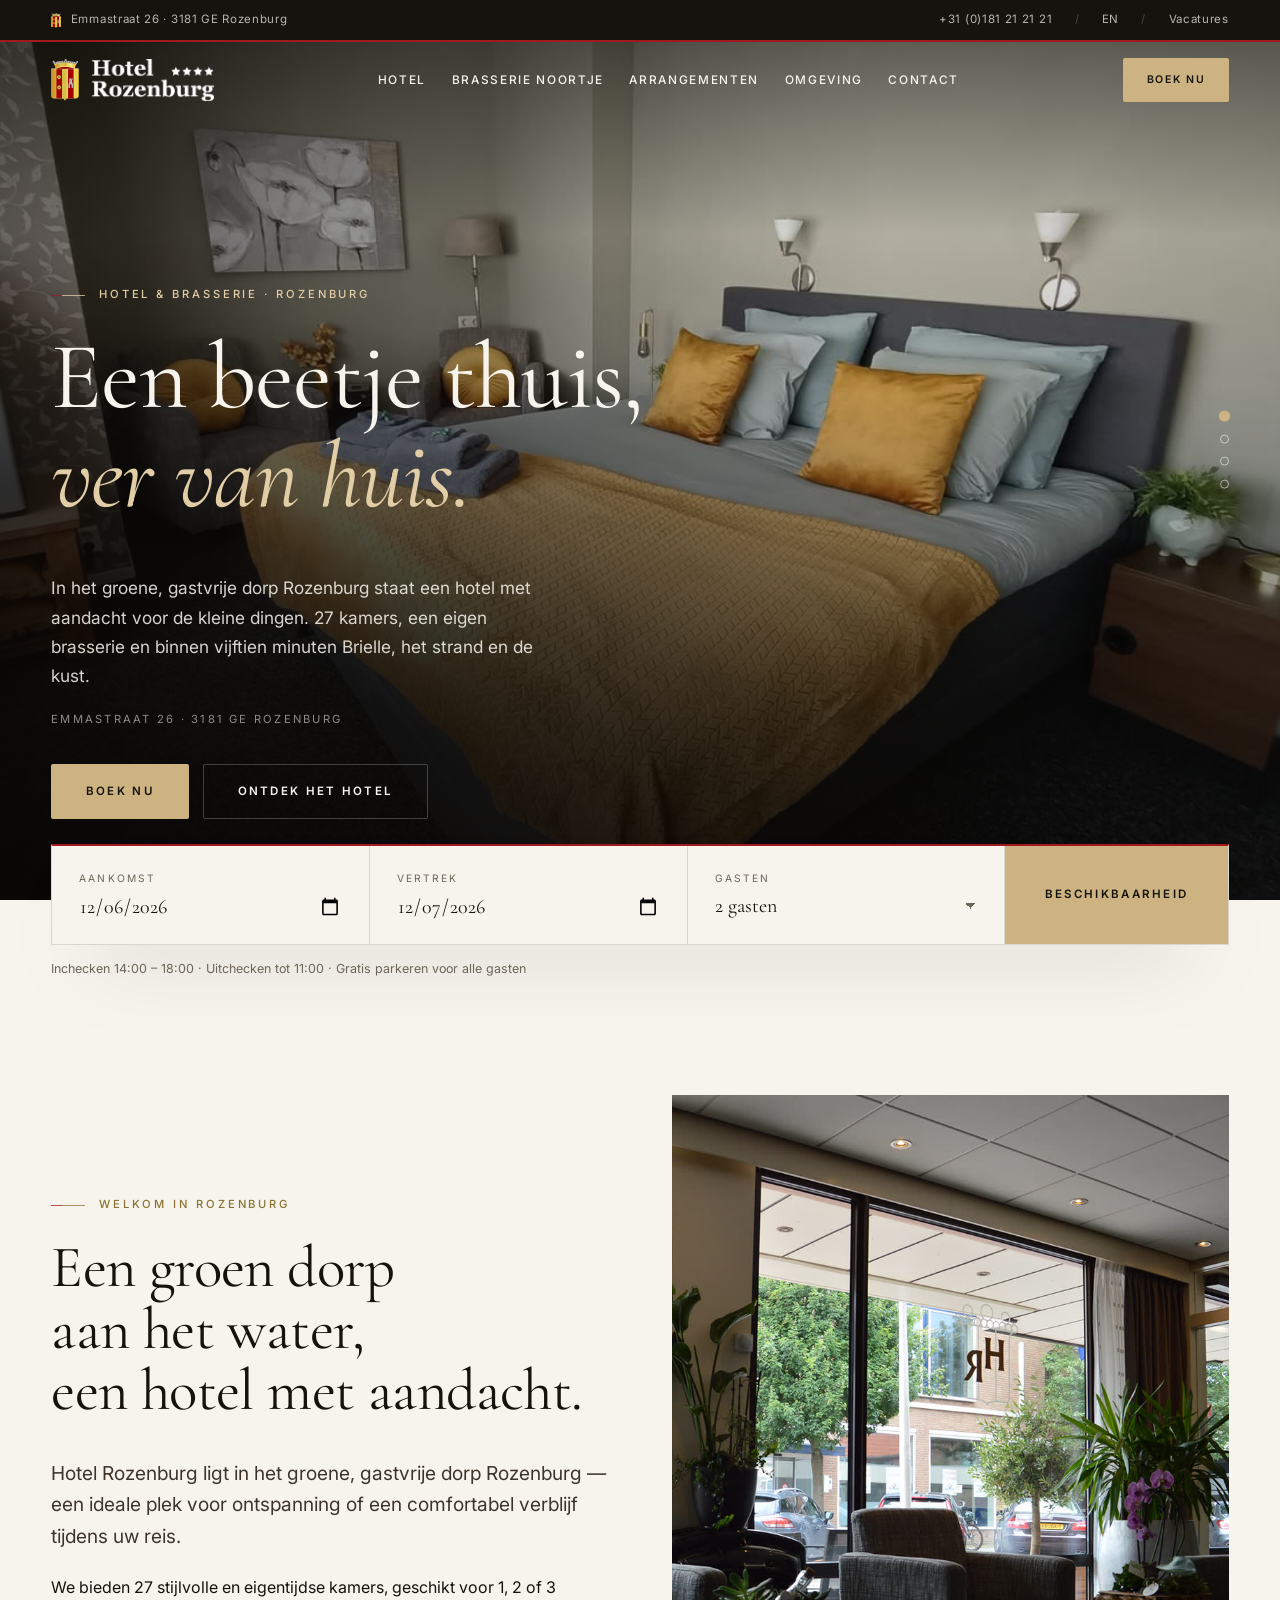
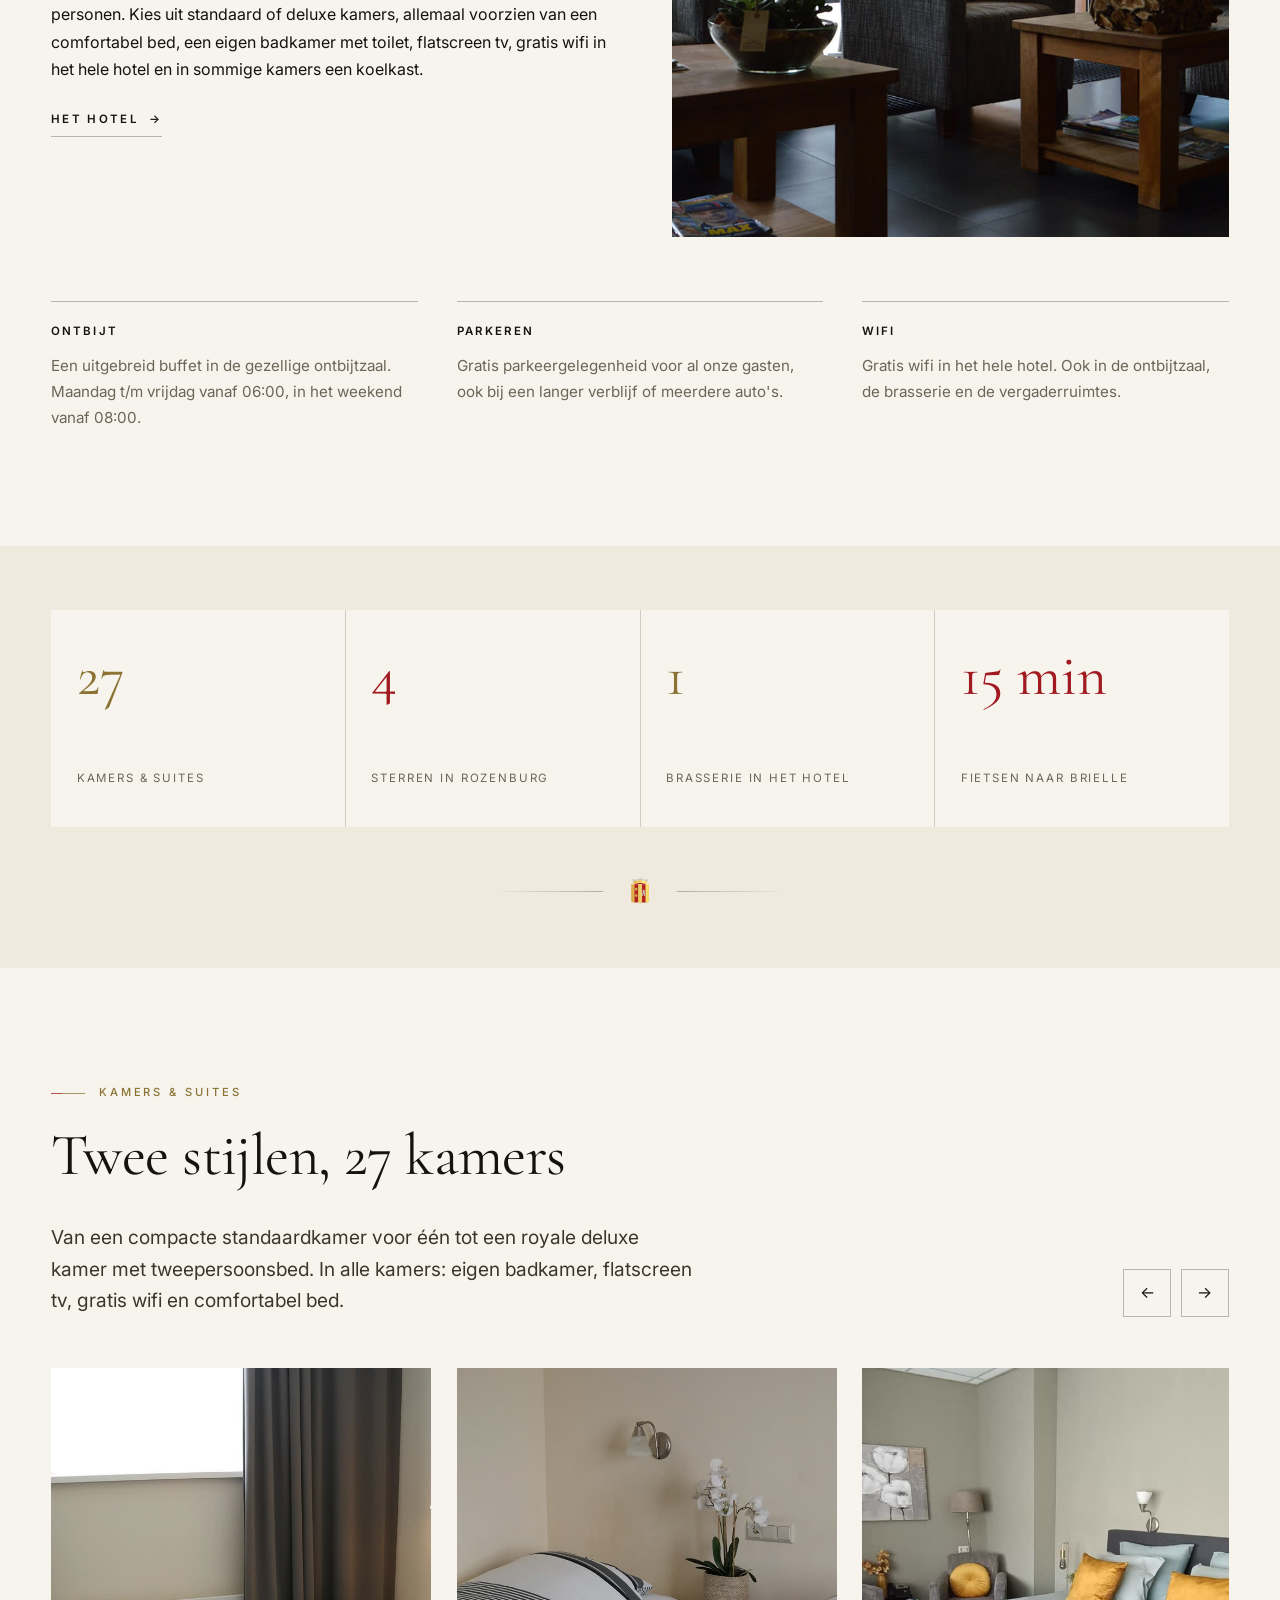
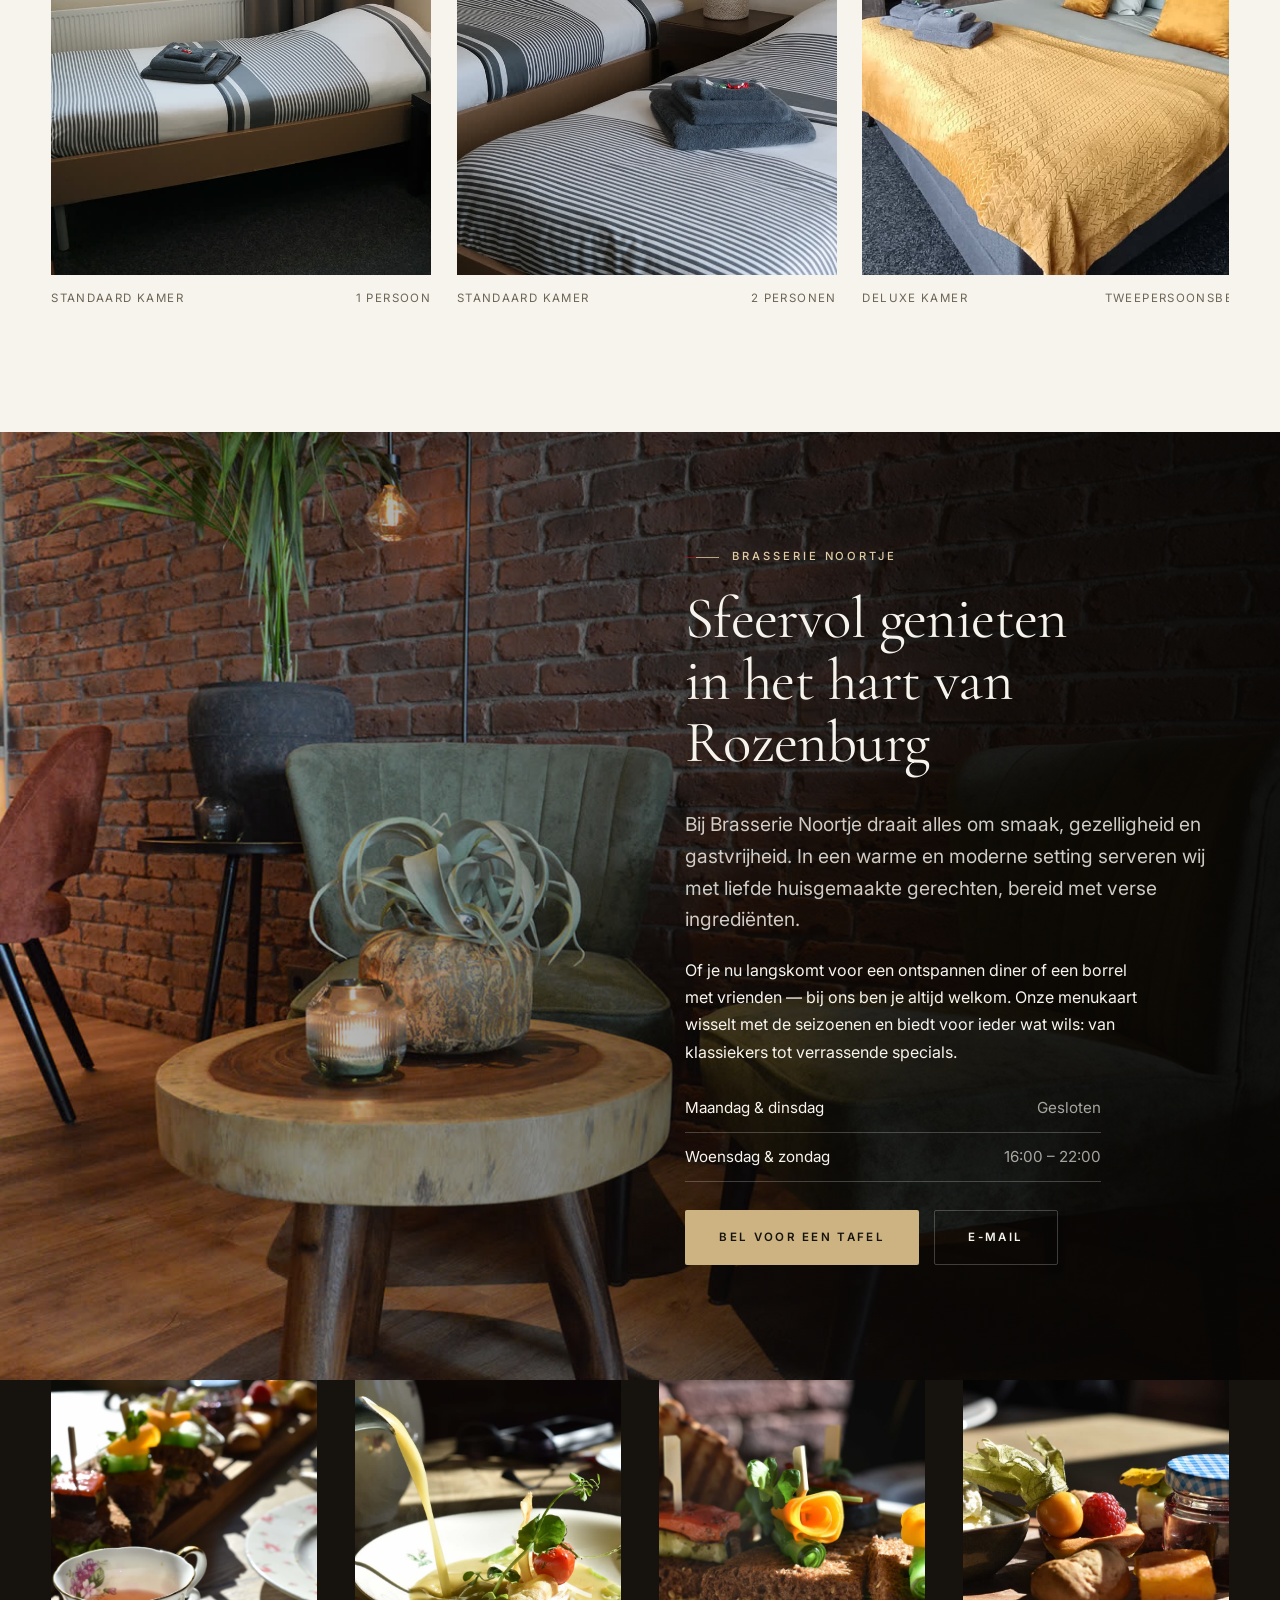
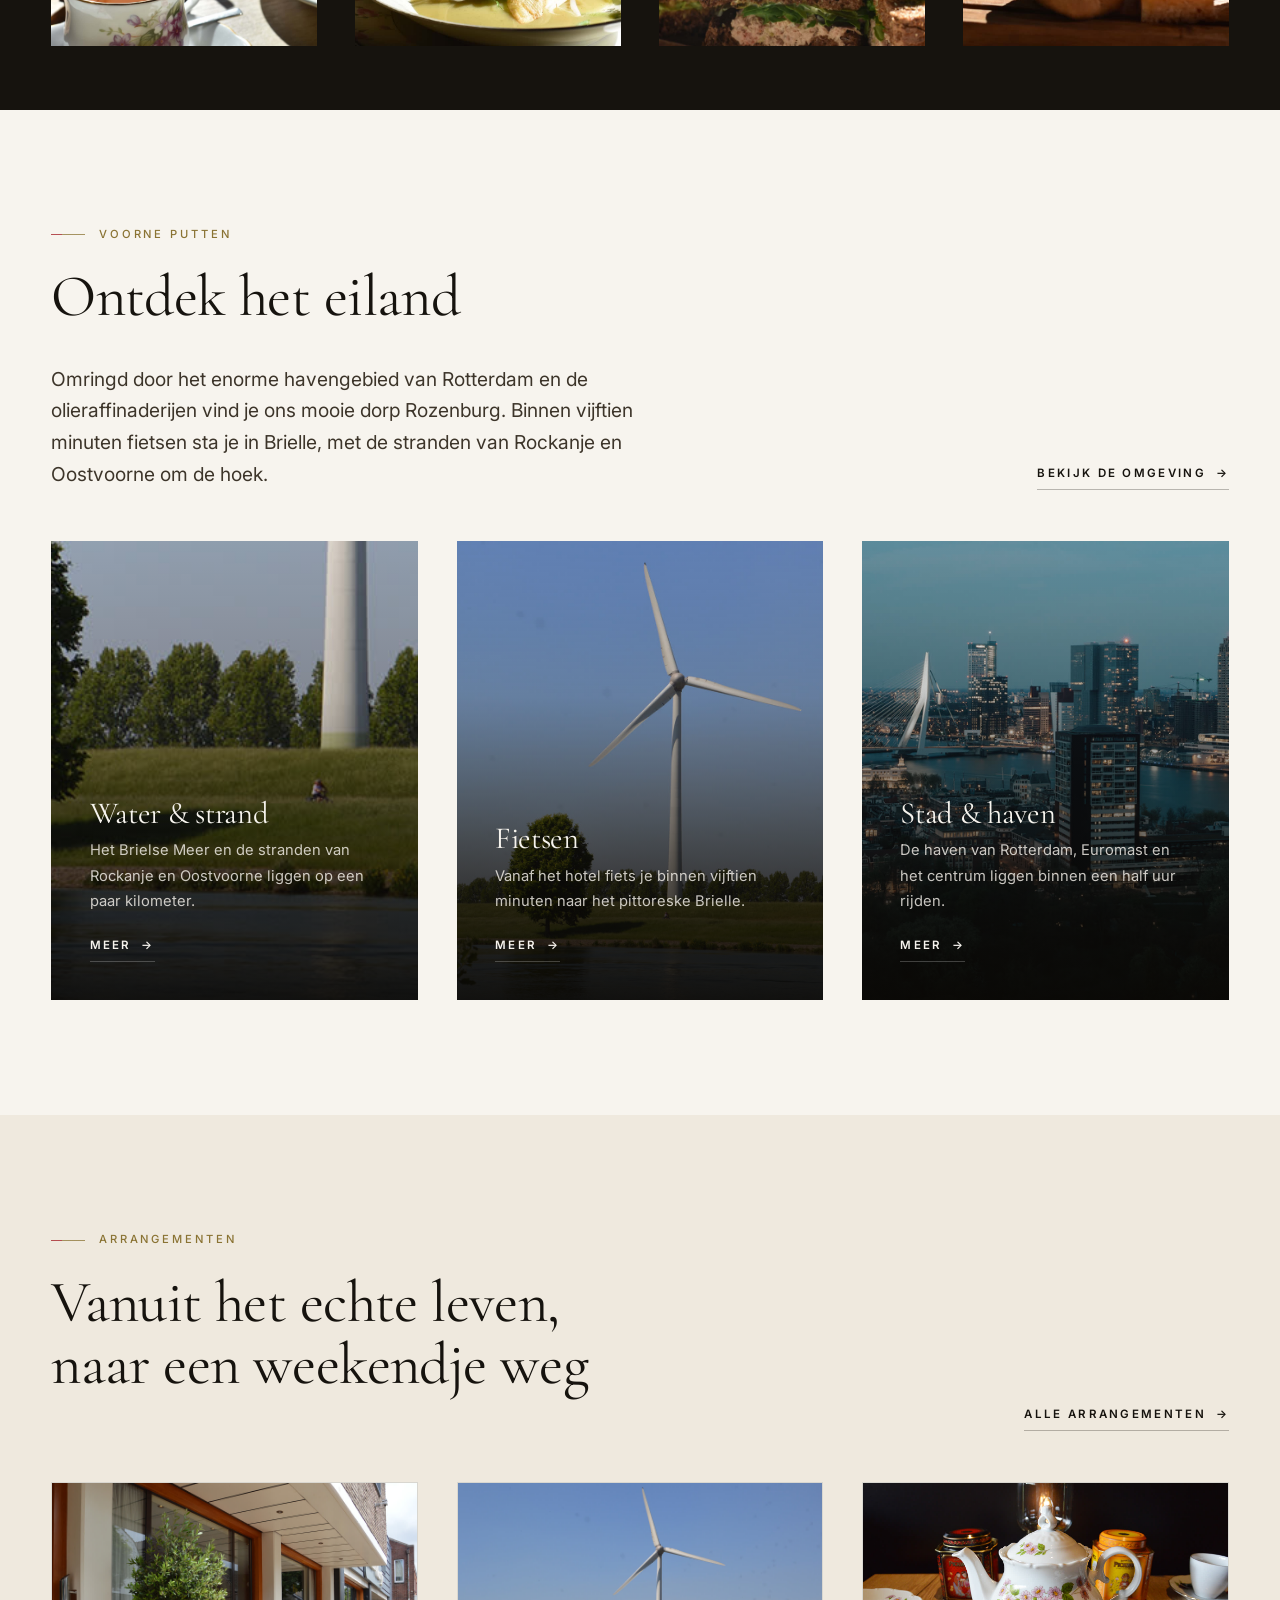
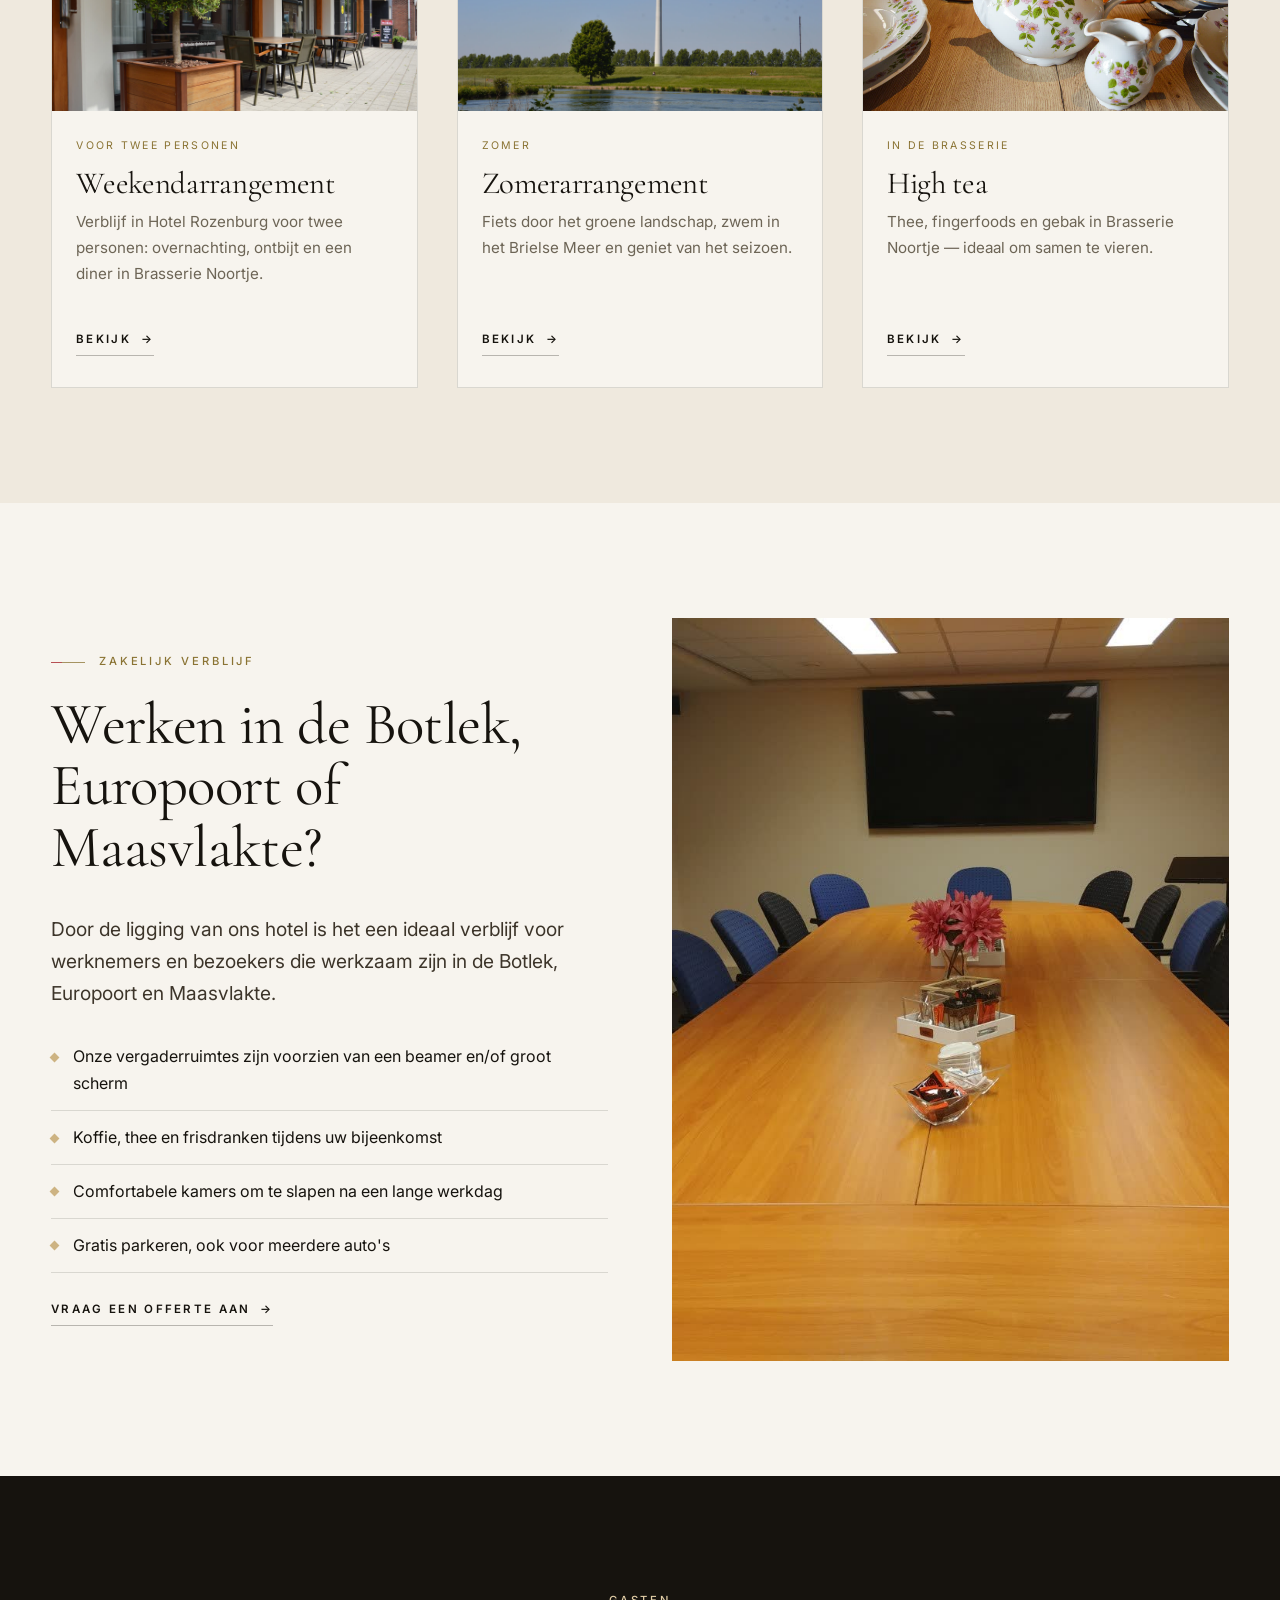
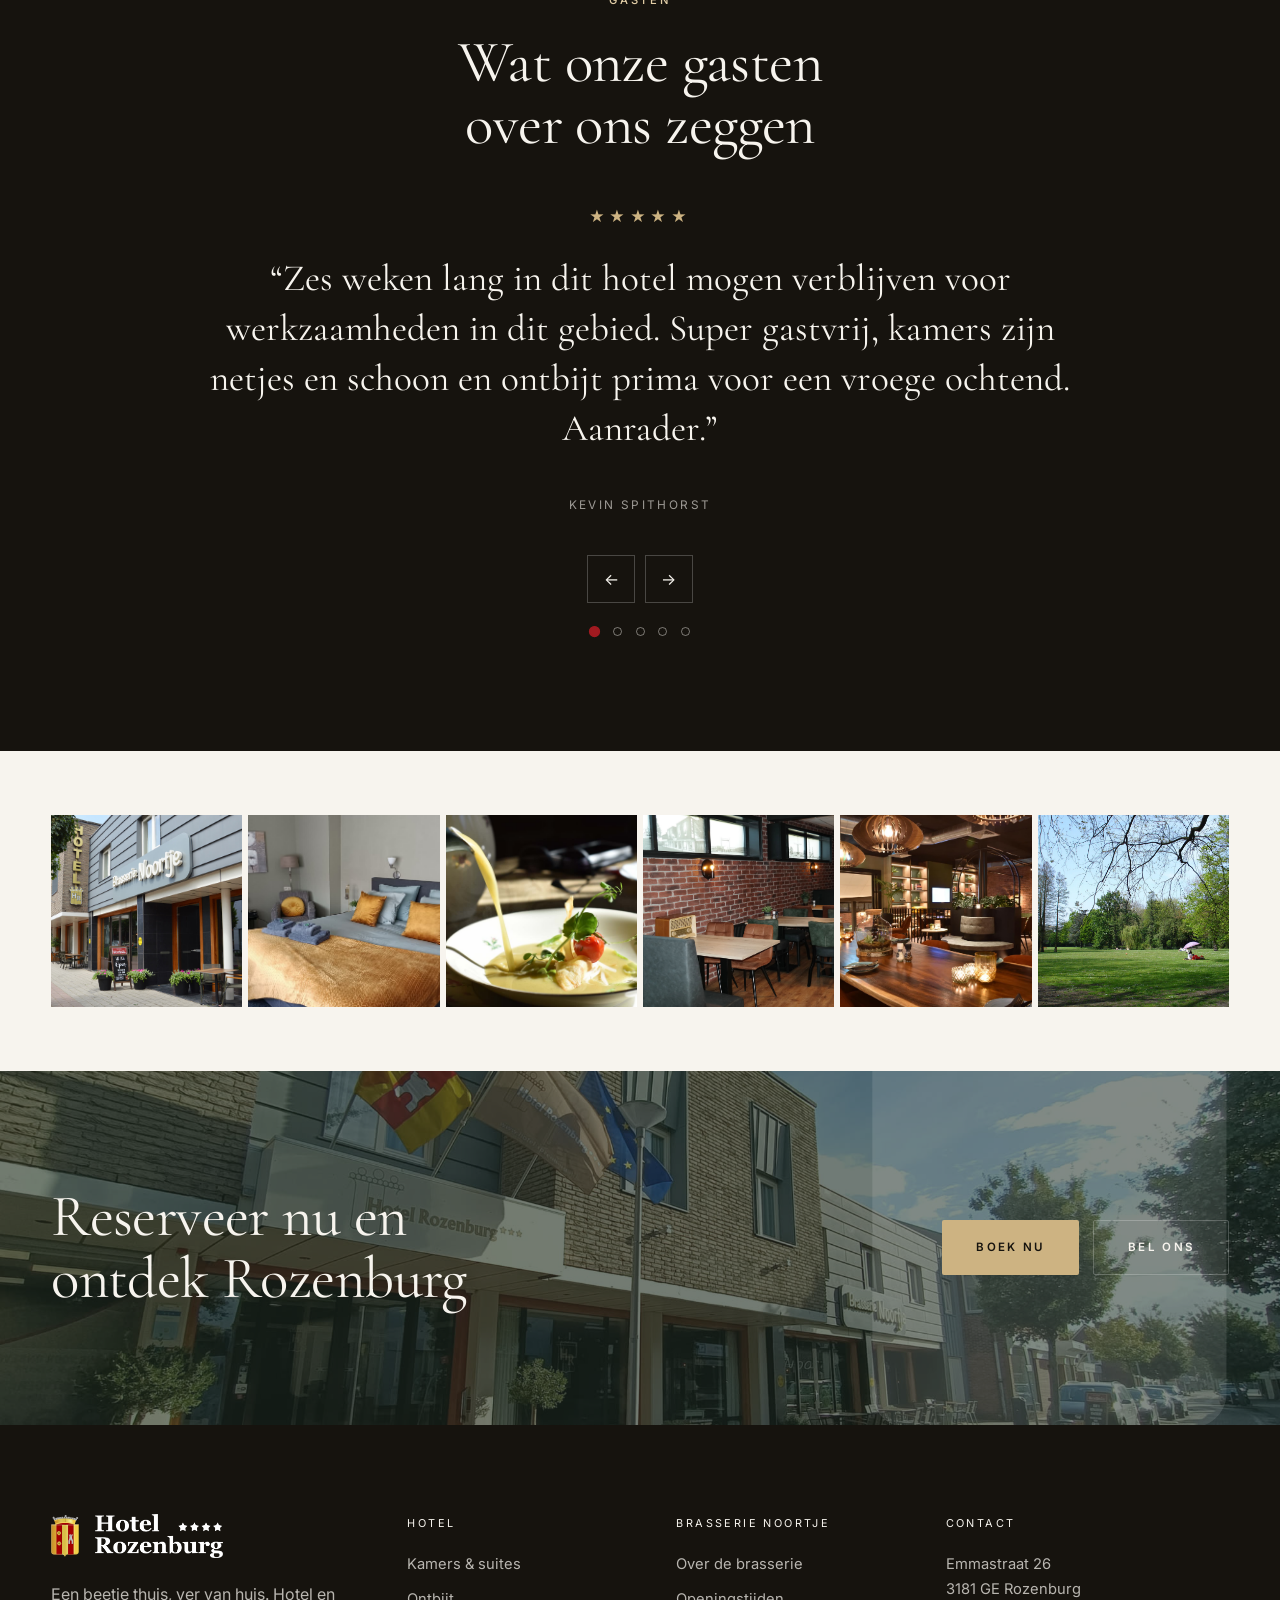
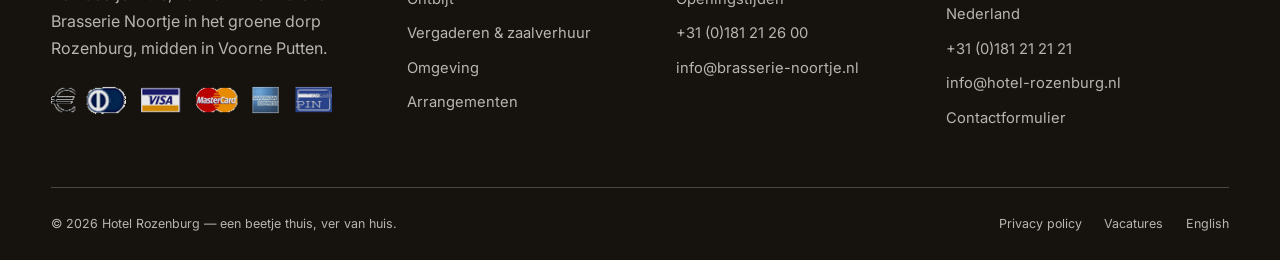
<file: index.html>
<!DOCTYPE html>
<html lang="nl">
<head>
<meta charset="utf-8">
<meta name="viewport" content="width=device-width, initial-scale=1">
<title>Hotel Rozenburg — Hotel & Brasserie in Rozenburg</title>
<meta name="description" content="Hotel Rozenburg: 27 stijlvolle kamers in het groene dorp Rozenburg, met Brasserie Noortje, gratis parkeren en ontbijt. Ideaal voor een weekendje weg of zakelijk verblijf in de regio Botlek, Europoort en Maasvlakte.">
<meta property="og:title" content="Hotel Rozenburg — Hotel & Brasserie in Rozenburg">
<meta property="og:description" content="Een beetje thuis, ver van huis. 27 kamers, Brasserie Noortje en het groene Voorne Putten.">
<meta property="og:type" content="website">
<meta property="og:locale" content="nl_NL">
<meta property="og:image" content="assets/img/hero-facade.jpg">
<link rel="icon" href="assets/img/favicon.png" type="image/png">
<link rel="preconnect" href="https://fonts.googleapis.com">
<link rel="preconnect" href="https://fonts.gstatic.com" crossorigin>
<link href="https://fonts.googleapis.com/css2?family=Cormorant+Garamond:ital,wght@0,300;0,400;0,500;1,300;1,400&family=Inter:wght@300;400;500;600&display=swap" rel="stylesheet">
<link rel="stylesheet" href="assets/css/style.css">
<noscript><style>[data-reveal]{opacity:1!important;transform:none!important}</style></noscript>
<script type="application/ld+json">
{
  "@context": "https://schema.org",
  "@type": "Hotel",
  "name": "Hotel Rozenburg",
  "url": "https://hotelrozenburg.nl/",
  "telephone": "+31 (0)181 21 21 21",
  "email": "info@hotel-rozenburg.nl",
  "address": {
    "@type": "PostalAddress",
    "streetAddress": "Emmastraat 26",
    "postalCode": "3181 GE",
    "addressLocality": "Rozenburg",
    "addressCountry": "NL"
  },
  "starRating": { "@type": "Rating", "ratingValue": "4" },
  "numberOfRooms": 27,
  "amenityFeature": [
    { "@type": "LocationFeatureSpecification", "name": "Gratis parkeren", "value": true },
    { "@type": "LocationFeatureSpecification", "name": "Gratis wifi", "value": true },
    { "@type": "LocationFeatureSpecification", "name": "Ontbijtbuffet", "value": true },
    { "@type": "LocationFeatureSpecification", "name": "Restaurant", "value": true }
  ]
}
</script>
</head>
<body>
<a class="skip-link" href="#main">Direct naar de inhoud</a>

<div class="header-shell">
  <div class="topbar">
    <div class="container topbar__inner">
      <span class="topbar__brand"><img class="crest" src="assets/img/crest-rozenburg.svg" alt="" width="179" height="269" aria-hidden="true">Emmastraat 26 &middot; 3181 GE Rozenburg</span>
      <div class="topbar__list topbar__list--extra">
        <a href="tel:+31181212121">+31 (0)181 21 21 21</a>
        <span class="topbar__sep">/</span>
        <a href="https://hotelrozenburg.nl/en/" lang="en">EN</a>
        <span class="topbar__sep">/</span>
        <a href="https://hotelrozenburg.nl/vacatures/">Vacatures</a>
      </div>
    </div>
  </div>

  <header class="header header--transparent">
    <div class="container header__inner">
      <a class="header__logo" href="index.html" aria-label="Hotel Rozenburg — naar de homepage">
        <img class="header__crest" src="assets/img/crest-rozenburg.svg" alt="" width="179" height="269" aria-hidden="true">
        <img class="logo-light" src="assets/img/logo-hotel.png" alt="Hotel Rozenburg" width="994" height="343">
        <img class="logo-dark" src="assets/img/logo-hotel-ink.png" alt="" width="994" height="343" aria-hidden="true">
      </a>
      <nav class="nav" aria-label="Hoofdnavigatie">
        <a class="nav__link" href="hotel.html">Hotel</a>
        <a class="nav__link" href="restaurant.html">Brasserie Noortje</a>
        <a class="nav__link" href="arrangementen.html">Arrangementen</a>
        <a class="nav__link" href="hotel.html#omgeving">Omgeving</a>
        <a class="nav__link" href="contact.html">Contact</a>
      </nav>
      <div class="header__actions">
        <a class="btn btn--gold btn--sm" href="https://ibe.smarthotel.nl/?id=aa4fe399-9d43-4f9a-97b3-ec89d5967ba8&amp;segment=Hotel" target="_blank" rel="noopener">Boek nu</a>
        <button class="burger" type="button" aria-label="Menu openen" aria-expanded="false" aria-controls="mobile-menu">
          <span></span><span></span>
        </button>
      </div>
    </div>
  </header>
</div>

<div class="mobile-menu" id="mobile-menu">
  <nav class="mobile-menu__nav" aria-label="Mobiele navigatie">
    <a href="hotel.html">Hotel</a>
    <a href="restaurant.html">Brasserie Noortje</a>
    <a href="arrangementen.html">Arrangementen</a>
    <a href="hotel.html#omgeving">Omgeving</a>
    <a href="contact.html">Contact</a>
  </nav>
  <div class="mobile-menu__foot">
    <a href="tel:+31181212121">+31 (0)181 21 21 21</a>
    <a href="mailto:info@hotel-rozenburg.nl">info@hotel-rozenburg.nl</a>
  </div>
</div>

<main id="main">

  <!-- Hero ---------------------------------------------------------------->
  <section class="hero" aria-label="Introductie">
    <div class="hero__media">
      <div class="hero__slide is-active">
        <img src="assets/img/room-gold-1.jpg" alt="Een van de deluxe kamers van Hotel Rozenburg" width="1400" height="933" style="--focus: 55% center">
      </div>
      <div class="hero__slide">
        <img src="assets/img/entrance.jpg" alt="De ingang van Hotel Rozenburg met het bord van Brasserie Noortje" width="1600" height="1200" style="--focus: 72% center">
      </div>
      <div class="hero__slide">
        <img src="assets/img/brasserie-interior.jpg" alt="Het interieur van Brasserie Noortje met haard en groene fauteuils" width="1800" height="1200" style="--focus: 70% center">
      </div>
      <div class="hero__slide">
        <img src="assets/img/hero-facade.jpg" alt="De gevel van Hotel Rozenburg met de vlaggen voor de ingang" width="2000" height="1125" style="--focus: 30% center">
      </div>
    </div>

    <div class="hero__content">
      <div class="container">
        <p class="eyebrow is-light">Hotel &amp; Brasserie &middot; Rozenburg</p>
        <h1 class="hero__title">Een beetje thuis,<br><em>ver van huis.</em></h1>
        <p class="hero__text">In het groene, gastvrije dorp Rozenburg staat een hotel met aandacht voor de kleine dingen. 27 kamers, een eigen brasserie en binnen vijftien minuten Brielle, het strand en de kust.</p>
        <p class="hero__place">Emmastraat 26 &middot; 3181 GE Rozenburg</p>
        <div class="hero__actions">
          <a class="btn btn--gold" href="https://ibe.smarthotel.nl/?id=aa4fe399-9d43-4f9a-97b3-ec89d5967ba8&amp;segment=Hotel" target="_blank" rel="noopener">Boek nu</a>
          <a class="btn btn--ghost-light" href="hotel.html">Ontdek het hotel</a>
        </div>
      </div>
    </div>

    <div class="hero__scroll" aria-hidden="true"><i></i> Scroll</div>
    <div class="hero__aside">
      <span class="hero__counter"><span data-slide-counter>01</span> / 04</span>
    </div>
    <div class="hero__dots" role="tablist" aria-label="Kies een beeld">
      <button type="button" class="is-active" role="tab" aria-selected="true" aria-label="Beeld 1"></button>
      <button type="button" role="tab" aria-selected="false" aria-label="Beeld 2"></button>
      <button type="button" role="tab" aria-selected="false" aria-label="Beeld 3"></button>
      <button type="button" role="tab" aria-selected="false" aria-label="Beeld 4"></button>
    </div>
  </section>

  <!-- Booking bar --------------------------------------------------------->
  <section class="booking" id="boeken" aria-label="Beschikbaarheid">
    <div class="container">
      <form class="booking__card" data-booking-form>
        <div class="booking__field">
          <label class="booking__label" for="arrival">Aankomst</label>
          <input type="date" id="arrival" name="arrival" required>
        </div>
        <div class="booking__field">
          <label class="booking__label" for="departure">Vertrek</label>
          <input type="date" id="departure" name="departure" required>
        </div>
        <div class="booking__field">
          <label class="booking__label" for="guests">Gasten</label>
          <select id="guests" name="guests">
            <option value="1">1 gast</option>
            <option value="2" selected>2 gasten</option>
            <option value="3">3 gasten</option>
            <option value="4">4 gasten</option>
          </select>
        </div>
        <div class="booking__submit">
          <button class="btn btn--gold" type="submit">Beschikbaarheid</button>
        </div>
      </form>
      <p class="booking__feedback" data-booking-feedback role="status" aria-live="polite"></p>
      <p class="booking__note">Inchecken 14:00 – 18:00 &middot; Uitchecken tot 11:00 &middot; Gratis parkeren voor alle gasten</p>
    </div>
  </section>

  <!-- Intro ---------------------------------------------------------------->
  <section class="section">
    <div class="container">
      <div class="feature">
        <div class="feature__body" data-reveal="intro">
          <p class="eyebrow">Welkom in Rozenburg</p>
          <h2>Een groen dorp aan het water,<br>een hotel met aandacht.</h2>
          <p class="lede">Hotel Rozenburg ligt in het groene, gastvrije dorp Rozenburg &mdash; een ideale plek voor ontspanning of een comfortabel verblijf tijdens uw reis.</p>
          <p>We bieden 27 stijlvolle en eigentijdse kamers, geschikt voor 1, 2 of 3 personen. Kies uit standaard of deluxe kamers, allemaal voorzien van een comfortabel bed, een eigen badkamer met toilet, flatscreen tv, gratis wifi in het hele hotel en in sommige kamers een koelkast.</p>
          <p><a class="link-arrow" href="hotel.html">Het hotel</a></p>
        </div>
        <div class="feature__media" data-reveal="intro">
          <div class="media media--tall">
            <img src="assets/img/lobby.jpg" alt="De lounge van Hotel Rozenburg met groene fauteuils en grote ramen" width="1600" height="1067" loading="lazy">
          </div>
        </div>
      </div>

      <div class="pillars" style="margin-top:clamp(2.5rem,5vw,4.5rem)" data-reveal="pillars">
        <div class="pillar">
          <p class="pillar__title">Ontbijt</p>
          <p class="pillar__text">Een uitgebreid buffet in de gezellige ontbijtzaal. Maandag t/m vrijdag vanaf 06:00, in het weekend vanaf 08:00.</p>
        </div>
        <div class="pillar">
          <p class="pillar__title">Parkeren</p>
          <p class="pillar__text">Gratis parkeergelegenheid voor al onze gasten, ook bij een langer verblijf of meerdere auto's.</p>
        </div>
        <div class="pillar">
          <p class="pillar__title">Wifi</p>
          <p class="pillar__text">Gratis wifi in het hele hotel. Ook in de ontbijtzaal, de brasserie en de vergaderruimtes.</p>
        </div>
      </div>
    </div>
  </section>

  <!-- Stats ---------------------------------------------------------------->
  <section class="section--tight section--paper2">
    <div class="container">
      <div class="stats" data-reveal="stats">
        <div class="stats__item">
          <p class="stats__value" data-count="27">27</p>
          <p class="stats__label">Kamers &amp; suites</p>
        </div>
        <div class="stats__item">
          <p class="stats__value" data-count="4">4</p>
          <p class="stats__label">Sterren in Rozenburg</p>
        </div>
        <div class="stats__item">
          <p class="stats__value" data-count="1">1</p>
          <p class="stats__label">Brasserie in het hotel</p>
        </div>
        <div class="stats__item">
          <p class="stats__value" data-count="15" data-suffix=" min">15 min</p>
          <p class="stats__label">Fietsen naar Brielle</p>
        </div>
      </div>
      <div class="divider-crest" style="margin-top:clamp(2rem,4vw,3.5rem)">
        <img src="assets/img/crest-rozenburg.svg" alt="Wapen van Rozenburg" width="179" height="269">
      </div>
    </div>
  </section>

  <!-- Rooms ---------------------------------------------------------------->
  <section class="section" id="kamers">
    <div class="container">
      <div class="section-head" data-reveal="rooms">
        <div>
          <p class="eyebrow">Kamers &amp; suites</p>
          <h2>Twee stijlen, 27 kamers</h2>
          <p class="lede">Van een compacte standaardkamer voor één tot een royale deluxe kamer met tweepersoonsbed. In alle kamers: eigen badkamer, flatscreen tv, gratis wifi en comfortabel bed.</p>
        </div>
        <div class="section-head__aside">
          <div class="slider__nav">
            <button class="slider__btn" type="button" data-slider-prev aria-label="Vorige kamers">&larr;</button>
            <button class="slider__btn" type="button" data-slider-next aria-label="Volgende kamers">&rarr;</button>
          </div>
        </div>
      </div>

      <div class="slider" data-slider>
        <div class="slider__track">
          <article class="slider__item">
            <a class="media media--tall media--zoom" href="hotel.html">
              <img src="assets/img/room-single.jpg" alt="Standaard kamer met eenpersoonsbed en grijze gordijnen" width="1400" height="933" loading="lazy">
            </a>
            <div class="room-card__meta"><span>Standaard kamer</span><span>1 persoon</span></div>
          </article>
          <article class="slider__item">
            <a class="media media--tall media--zoom" href="hotel.html">
              <img src="assets/img/room-twin.jpg" alt="Standaard kamer met twee eenpersoonsbedden" width="1400" height="933" loading="lazy">
            </a>
            <div class="room-card__meta"><span>Standaard kamer</span><span>2 personen</span></div>
          </article>
          <article class="slider__item">
            <a class="media media--tall media--zoom" href="hotel.html">
              <img src="assets/img/room-gold-1.jpg" alt="Deluxe kamer met gouden sprei en donkere wanden" width="1400" height="933" loading="lazy">
            </a>
            <div class="room-card__meta"><span>Deluxe kamer</span><span>Tweepersoonsbed</span></div>
          </article>
          <article class="slider__item">
            <a class="media media--tall media--zoom" href="hotel.html">
              <img src="assets/img/room-gold-2.jpg" alt="Deluxe kamer met warme verlichting en een kingsbed" width="1400" height="933" loading="lazy">
            </a>
            <div class="room-card__meta"><span>Deluxe kamer</span><span>2 personen</span></div>
          </article>
          <article class="slider__item">
            <a class="media media--tall media--zoom" href="hotel.html">
              <img src="assets/img/room-yellow.jpg" alt="Kamer met gele wand en een smal bed" width="1400" height="933" loading="lazy">
            </a>
            <div class="room-card__meta"><span>Standaard kamer</span><span>1 persoon</span></div>
          </article>
          <article class="slider__item">
            <a class="media media--tall media--zoom" href="hotel.html">
              <img src="assets/img/room-lounge.jpg" alt="Zithoek in de hotelkamer met groene fauteuils" width="1400" height="933" loading="lazy">
            </a>
            <div class="room-card__meta"><span>Zitcorner</span><span>In iedere kamer</span></div>
          </article>
        </div>
      </div>
    </div>
  </section>

  <!-- Brasserie ------------------------------------------------------------->
  <section class="band band--right section--ink" id="brasserie">
    <div class="band__media">
      <img src="assets/img/brasserie-lounge.jpg" alt="Brasserie Noortje: groene fauteuils bij de haard" width="1400" height="933" loading="lazy">
    </div>
    <div class="container">
      <div class="band__body" style="max-width:34rem;margin-left:auto">
        <p class="eyebrow is-light">Brasserie Noortje</p>
        <h2>Sfeervol genieten<br>in het hart van Rozenburg</h2>
        <p class="lede">Bij Brasserie Noortje draait alles om smaak, gezelligheid en gastvrijheid. In een warme en moderne setting serveren wij met liefde huisgemaakte gerechten, bereid met verse ingrediënten.</p>
        <p>Of je nu langskomt voor een ontspannen diner of een borrel met vrienden &mdash; bij ons ben je altijd welkom. Onze menukaart wisselt met de seizoenen en biedt voor ieder wat wils: van klassiekers tot verrassende specials.</p>
        <ul class="hours">
          <li><span>Maandag &amp; dinsdag</span><span>Gesloten</span></li>
          <li><span>Woensdag &amp; zondag</span><span>16:00 &ndash; 22:00</span></li>
        </ul>
        <div class="hero__actions" style="margin-top:1.75rem">
          <a class="btn btn--gold" href="tel:+31181212600">Bel voor een tafel</a>
          <a class="btn btn--ghost-light" href="mailto:info@brasserie-noortje.nl">E-mail</a>
        </div>
      </div>
    </div>
  </section>

  <!-- Van de kaart ---------------------------------------------------------->
  <section class="section--tight section--ink" style="padding-top:0">
    <div class="container">
      <div class="grid grid--4" data-reveal="food">
        <figure class="media media--square media--zoom" style="margin:0">
          <img src="assets/img/food-1.jpg" alt="Huisgemaakt dessert met thee" width="1200" height="1200" loading="lazy">
        </figure>
        <figure class="media media--square media--zoom" style="margin:0">
          <img src="assets/img/food-2.jpg" alt="Een gerecht wordt aan tafel opgemaakt" width="1200" height="1200" loading="lazy">
        </figure>
        <figure class="media media--square media--zoom" style="margin:0">
          <img src="assets/img/food-3.jpg" alt="Charcuterie met verse producten" width="1200" height="1200" loading="lazy">
        </figure>
        <figure class="media media--square media--zoom" style="margin:0">
          <img src="assets/img/food-4.jpg" alt="Kaas en fruit op een plank" width="1200" height="1200" loading="lazy">
        </figure>
      </div>
    </div>
  </section>

  <!-- Omgeving -------------------------------------------------------------->
  <section class="section" id="omgeving">
    <div class="container">
      <div class="section-head" data-reveal="omgeving">
        <div>
          <p class="eyebrow">Voorne Putten</p>
          <h2>Ontdek het eiland</h2>
          <p class="lede">Omringd door het enorme havengebied van Rotterdam en de olieraffinaderijen vind je ons mooie dorp Rozenburg. Binnen vijftien minuten fietsen sta je in Brielle, met de stranden van Rockanje en Oostvoorne om de hoek.</p>
        </div>
        <div class="section-head__aside">
          <a class="link-arrow" href="hotel.html#omgeving">Bekijk de omgeving</a>
        </div>
      </div>

      <div class="grid grid--3" data-reveal="omgeving">
        <a class="tile" href="hotel.html#omgeving">
          <div class="media media--tile"><img src="assets/img/omgeving.jpg" alt="Weide en bomen in de omgeving van Rozenburg" width="1600" height="1067" loading="lazy"></div>
          <div class="tile__body">
            <h3 class="tile__title">Water &amp; strand</h3>
            <p class="tile__text">Het Brielse Meer en de stranden van Rockanje en Oostvoorne liggen op een paar kilometer.</p>
            <span class="link-arrow link-arrow--light">Meer</span>
          </div>
        </a>
        <a class="tile" href="hotel.html#omgeving">
          <div class="media media--tile"><img src="assets/img/landschap.jpg" alt="Winder turbines en water langs Voorne Putten" width="1600" height="686" loading="lazy"></div>
          <div class="tile__body">
            <h3 class="tile__title">Fietsen</h3>
            <p class="tile__text">Vanaf het hotel fiets je binnen vijftien minuten naar het pittoreske Brielle.</p>
            <span class="link-arrow link-arrow--light">Meer</span>
          </div>
        </a>
        <a class="tile" href="hotel.html#omgeving">
          <div class="media media--tile"><img src="assets/img/rotterdam.jpg" alt="De skyline van Rotterdam in de schemering" width="1400" height="933" loading="lazy"></div>
          <div class="tile__body">
            <h3 class="tile__title">Stad &amp; haven</h3>
            <p class="tile__text">De haven van Rotterdam, Euromast en het centrum liggen binnen een half uur rijden.</p>
            <span class="link-arrow link-arrow--light">Meer</span>
          </div>
        </a>
      </div>
    </div>
  </section>

  <!-- Arrangementen --------------------------------------------------------->
  <section class="section section--paper2" id="arrangementen">
    <div class="container">
      <div class="section-head" data-reveal="arr">
        <div>
          <p class="eyebrow">Arrangementen</p>
          <h2>Vanuit het echte leven,<br>naar een weekendje weg</h2>
        </div>
        <div class="section-head__aside">
          <a class="link-arrow" href="arrangementen.html">Alle arrangementen</a>
        </div>
      </div>

      <div class="grid grid--3" data-reveal="arr">
        <article class="card">
          <a class="media media--wide media--zoom" href="arrangementen.html"><img src="assets/img/terras.jpg" alt="Het terras van Brasserie Noortje met planten" width="1600" height="1067" loading="lazy"></a>
          <div class="card__body">
            <p class="card__kicker">Voor twee personen</p>
            <h3 class="card__title">Weekendarrangement</h3>
            <p class="card__text">Verblijf in Hotel Rozenburg voor twee personen: overnachting, ontbijt en een diner in Brasserie Noortje.</p>
            <div class="card__foot"><a class="link-arrow" href="arrangementen.html">Bekijk</a></div>
          </div>
        </article>
        <article class="card">
          <a class="media media--wide media--zoom" href="arrangementen.html"><img src="assets/img/landschap.jpg" alt="Groene weilanden met rietkraaien op Voorne Putten" width="1600" height="686" loading="lazy"></a>
          <div class="card__body">
            <p class="card__kicker">Zomer</p>
            <h3 class="card__title">Zomerarrangement</h3>
            <p class="card__text">Fiets door het groene landschap, zwem in het Brielse Meer en geniet van het seizoen.</p>
            <div class="card__foot"><a class="link-arrow" href="arrangementen.html">Bekijk</a></div>
          </div>
        </article>
        <article class="card">
          <a class="media media--wide media--zoom" href="arrangementen.html"><img src="assets/img/high-tea.jpg" alt="Engelse high tea met porselein" width="1400" height="933" loading="lazy"></a>
          <div class="card__body">
            <p class="card__kicker">In de brasserie</p>
            <h3 class="card__title">High tea</h3>
            <p class="card__text">Thee, fingerfoods en gebak in Brasserie Noortje &mdash; ideaal om samen te vieren.</p>
            <div class="card__foot"><a class="link-arrow" href="arrangementen.html">Bekijk</a></div>
          </div>
        </article>
      </div>
    </div>
  </section>

  <!-- Zakelijk -------------------------------------------------------------->
  <section class="section" id="zakelijk">
    <div class="container">
      <div class="feature feature--reverse">
        <div class="feature__media" data-reveal="zakelijk">
          <div class="media media--tall"><img src="assets/img/vergader.jpg" alt="Vergaderzaal met lange tafel en beeldscherm" width="1600" height="1067" loading="lazy"></div>
        </div>
        <div class="feature__body" data-reveal="zakelijk">
          <p class="eyebrow">Zakelijk verblijf</p>
          <h2>Werken in de Botlek,<br>Europoort of Maasvlakte?</h2>
          <p class="lede">Door de ligging van ons hotel is het een ideaal verblijf voor werknemers en bezoekers die werkzaam zijn in de Botlek, Europoort en Maasvlakte.</p>
          <ul class="feature__list">
            <li>Onze vergaderruimtes zijn voorzien van een beamer en/of groot scherm</li>
            <li>Koffie, thee en frisdranken tijdens uw bijeenkomst</li>
            <li>Comfortabele kamers om te slapen na een lange werkdag</li>
            <li>Gratis parkeren, ook voor meerdere auto's</li>
          </ul>
          <p><a class="link-arrow" href="contact.html">Vraag een offerte aan</a></p>
        </div>
      </div>
    </div>
  </section>

  <!-- Reviews --------------------------------------------------------------->
  <section class="section section--ink" id="reviews">
    <div class="container">
      <div class="text-center" style="max-width:640px;margin-inline:auto" data-reveal="reviews">
        <p class="eyebrow is-light">Gasten</p>
        <h2>Wat onze gasten<br>over ons zeggen</h2>
      </div>

      <div class="reviews" style="margin-top:clamp(2rem,4vw,3rem)">
        <blockquote class="review is-active">
          <p class="review__stars" aria-label="5 van 5 sterren">★★★★★</p>
          <p class="review__quote">&ldquo;Zes weken lang in dit hotel mogen verblijven voor werkzaamheden in dit gebied. Super gastvrij, kamers zijn netjes en schoon en ontbijt prima voor een vroege ochtend. Aanrader.&rdquo;</p>
          <footer class="review__author">Kevin Spithorst</footer>
        </blockquote>
        <blockquote class="review">
          <p class="review__stars" aria-label="5 van 5 sterren">★★★★★</p>
          <p class="review__quote">&ldquo;Klein maar fijn. Je kunt gewoon een yogamat spreiden. Maar het ontbijt is nog groter. Graag zou ik hier weer iets te doen hebben.&rdquo;</p>
          <footer class="review__author">Martin Luschin</footer>
        </blockquote>
        <blockquote class="review">
          <p class="review__stars" aria-label="5 van 5 sterren">★★★★★</p>
          <p class="review__quote">&ldquo;Schone, comfortabele kamers en zeer vriendelijk personeel. Dicht bij de vele restaurants en bars. Hotel Rozenburg heeft nu een Brasserie Noortje &mdash; sfeervol ingericht en een uitstekende keuken.&rdquo;</p>
          <footer class="review__author">Graeme Falconer</footer>
        </blockquote>
        <blockquote class="review">
          <p class="review__stars" aria-label="5 van 5 sterren">★★★★★</p>
          <p class="review__quote">&ldquo;Ik hou van Rozenburg en Brasserie Noortje is een mooie aanwinst voor het dorp. Gezelligheid ten top, en de omgeving is een zeer mooi eiland voor toerisme.&rdquo;</p>
          <footer class="review__author">Janet van Sinderen</footer>
        </blockquote>
        <blockquote class="review">
          <p class="review__stars" aria-label="5 van 5 sterren">★★★★★</p>
          <p class="review__quote">&ldquo;Top restaurant met super mooie wijnen uit Portugal.&rdquo;</p>
          <footer class="review__author">Frans Brouwenstijn</footer>
        </blockquote>
      </div>

      <div class="slider__nav" style="justify-content:center;margin-top:2.5rem">
        <button class="slider__btn" type="button" data-review-prev aria-label="Vorige review">&larr;</button>
        <button class="slider__btn" type="button" data-review-next aria-label="Volgende review">&rarr;</button>
      </div>
      <div class="review-dots" role="tablist" aria-label="Kies een review">
        <button type="button" class="is-active" data-review-dot role="tab" aria-selected="true" aria-label="Review 1"></button>
        <button type="button" data-review-dot role="tab" aria-selected="false" aria-label="Review 2"></button>
        <button type="button" data-review-dot role="tab" aria-selected="false" aria-label="Review 3"></button>
        <button type="button" data-review-dot role="tab" aria-selected="false" aria-label="Review 4"></button>
        <button type="button" data-review-dot role="tab" aria-selected="false" aria-label="Review 5"></button>
      </div>
    </div>
  </section>

  <!-- Gallery --------------------------------------------------------------->
  <section class="section--tight" id="galerij">
    <div class="container">
      <div class="gallery" data-reveal="gallery">
        <a href="https://hotelrozenburg.nl/galerij-hotel/"><img src="assets/img/entrance.jpg" alt="De ingang van Hotel Rozenburg" width="1600" height="1200" loading="lazy"></a>
        <a href="https://hotelrozenburg.nl/galerij-hotel/"><img src="assets/img/room-gold-3.jpg" alt="Deluxe kamer met warme sfeerverlichting" width="1400" height="933" loading="lazy"></a>
        <a href="https://hotelrozenburg.nl/galerij-restaurant/"><img src="assets/img/food-2.jpg" alt="Gerecht in Brasserie Noortje" width="1200" height="1200" loading="lazy"></a>
        <a href="https://hotelrozenburg.nl/galerij-hotel/"><img src="assets/img/ontbijtzaal.jpg" alt="De ontbijtzaal van het hotel" width="1600" height="1067" loading="lazy"></a>
        <a href="https://hotelrozenburg.nl/galerij-restaurant/"><img src="assets/img/sfeer.jpg" alt="De bar van Brasserie Noortje" width="1600" height="1067" loading="lazy"></a>
        <a href="https://hotelrozenburg.nl/galerij-hotel/"><img src="assets/img/park.jpg" alt="Park in de omgeving van Rozenburg" width="1600" height="1067" loading="lazy"></a>
      </div>
    </div>
  </section>

  <!-- CTA ------------------------------------------------------------------->
  <section class="cta-band">
    <div class="cta-band__media"><img src="assets/img/hero-facade.jpg" alt="" width="2000" height="1125" loading="lazy"></div>
    <img class="cta-band__crest" src="assets/img/crest-rozenburg.svg" alt="" width="179" height="269" aria-hidden="true">
    <div class="container cta-band__inner">
      <h2>Reserveer nu en ontdek Rozenburg</h2>
      <div class="hero__actions" style="margin-top:0">
        <a class="btn btn--gold" href="https://ibe.smarthotel.nl/?id=aa4fe399-9d43-4f9a-97b3-ec89d5967ba8&amp;segment=Hotel" target="_blank" rel="noopener">Boek nu</a>
        <a class="btn btn--ghost-light" href="tel:+31181212121">Bel ons</a>
      </div>
    </div>
  </section>

</main>

<!-- Footer ---------------------------------------------------------------->
<footer class="footer" id="footer">
  <div class="container">
    <div class="footer__grid">
      <div>
        <div class="footer__brand">
          <img class="crest crest--footer" src="assets/img/crest-rozenburg.svg" alt="" width="179" height="269" aria-hidden="true">
          <img class="footer__logo" src="assets/img/logo-hotel.png" alt="Hotel Rozenburg" width="994" height="343" loading="lazy">
        </div>
        <p>Een beetje thuis, ver van huis. Hotel en Brasserie Noortje in het groene dorp Rozenburg, midden in Voorne Putten.</p>
        <p class="footer__payments" style="margin-top:1.4rem">
          <img src="assets/img/betaalmethoden.gif" alt="Aangenomen betaalmiddelen" width="300" height="32" loading="lazy">
        </p>
      </div>

      <div>
        <p class="footer__title">Hotel</p>
        <ul class="footer__list">
          <li><a href="hotel.html">Kamers &amp; suites</a></li>
          <li><a href="hotel.html#ontbijt">Ontbijt</a></li>
          <li><a href="hotel.html#vergaderen">Vergaderen &amp; zaalverhuur</a></li>
          <li><a href="hotel.html#omgeving">Omgeving</a></li>
          <li><a href="arrangementen.html">Arrangementen</a></li>
        </ul>
      </div>

      <div>
        <p class="footer__title">Brasserie Noortje</p>
        <ul class="footer__list">
          <li><a href="restaurant.html">Over de brasserie</a></li>
          <li><a href="restaurant.html#openingstijden">Openingstijden</a></li>
          <li><a href="tel:+31181212600">+31 (0)181 21 26 00</a></li>
          <li><a href="mailto:info@brasserie-noortje.nl">info@brasserie-noortje.nl</a></li>
        </ul>
      </div>

      <div>
        <p class="footer__title">Contact</p>
        <ul class="footer__list">
          <li>Emmastraat 26<br>3181 GE Rozenburg<br>Nederland</li>
          <li><a href="tel:+31181212121">+31 (0)181 21 21 21</a></li>
          <li><a href="mailto:info@hotel-rozenburg.nl">info@hotel-rozenburg.nl</a></li>
          <li><a href="contact.html">Contactformulier</a></li>
        </ul>
      </div>
    </div>

    <div class="footer__bottom">
      <p style="margin:0">&copy; <span data-year>2026</span> Hotel Rozenburg &mdash; een beetje thuis, ver van huis.</p>
      <div class="footer__legal">
        <a href="https://hotelrozenburg.nl/privacy-policy/">Privacy policy</a>
        <a href="https://hotelrozenburg.nl/vacatures/">Vacatures</a>
        <a href="https://hotelrozenburg.nl/en/" lang="en">English</a>
      </div>
    </div>
  </div>
</footer>

<button class="to-top" type="button" aria-label="Terug naar boven">&uarr;</button>

<script type="module" src="assets/js/main.js"></script>
</body>
</html>
</file>
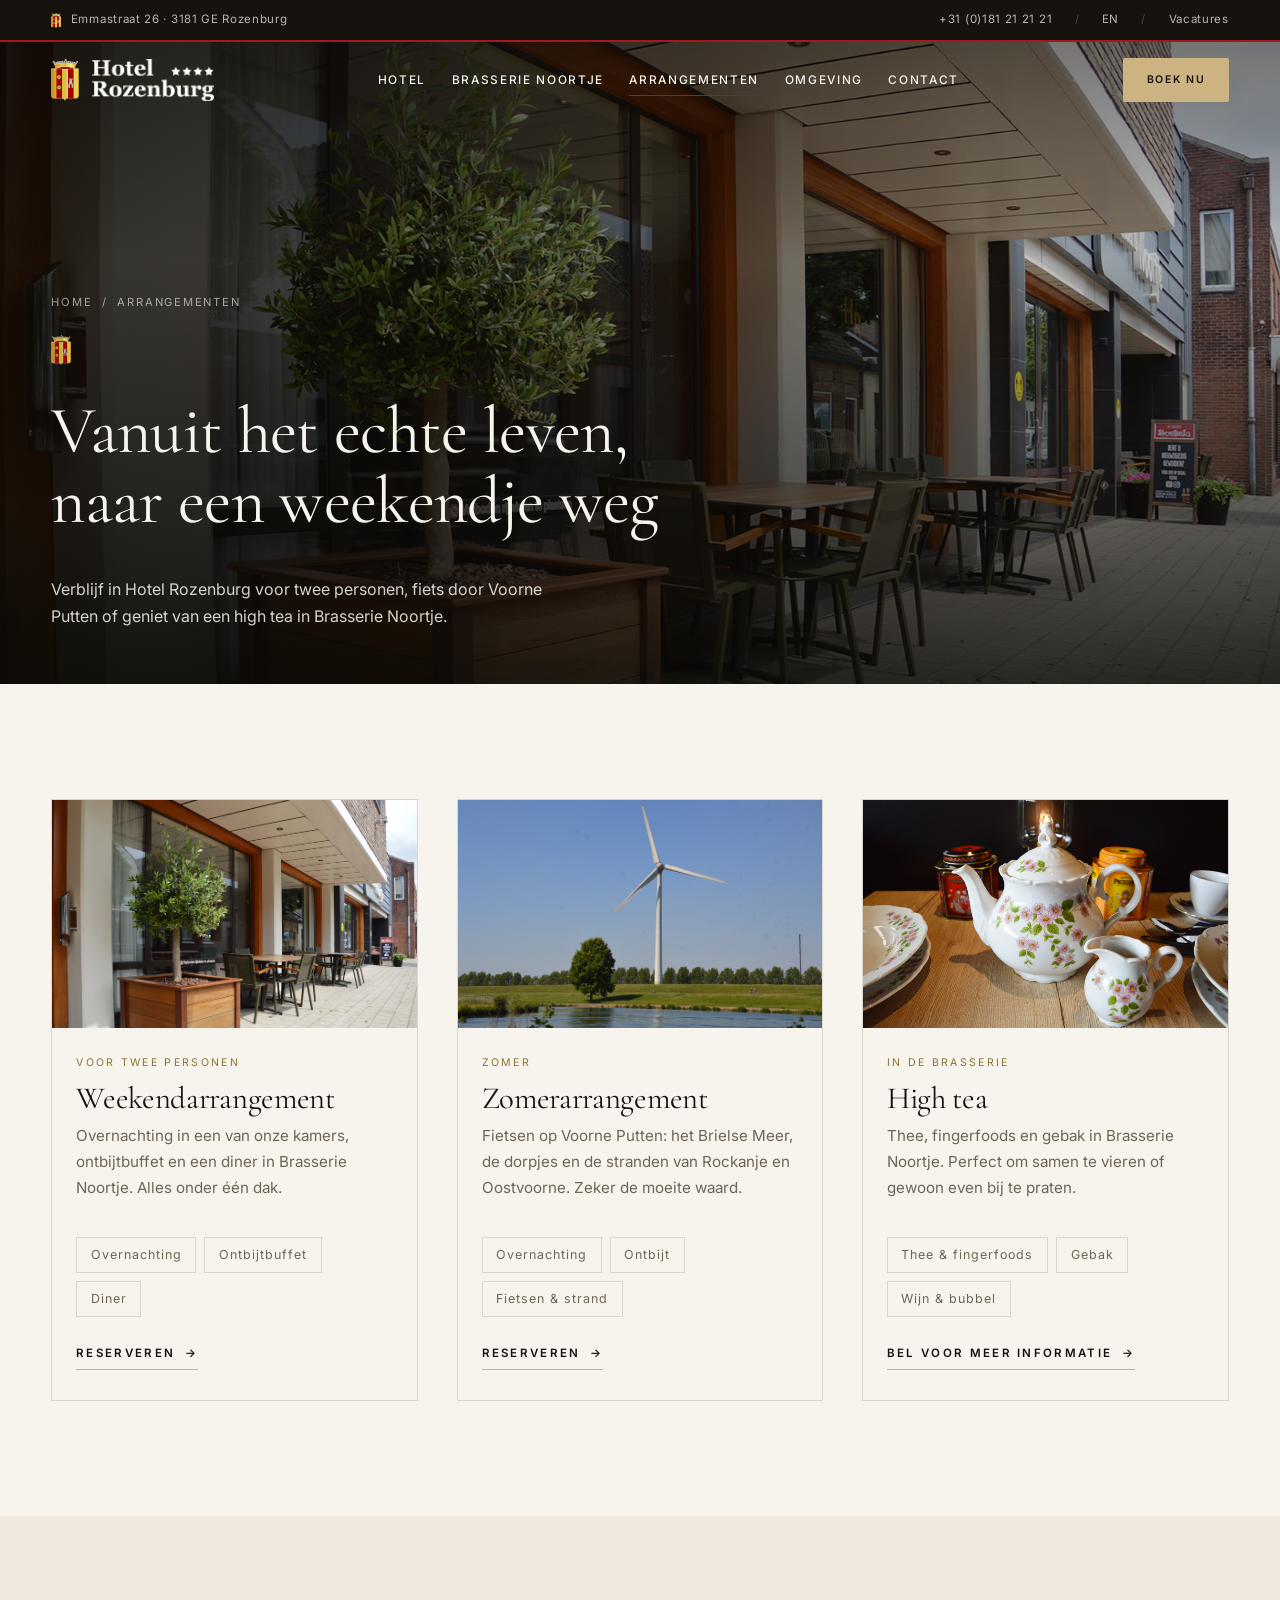
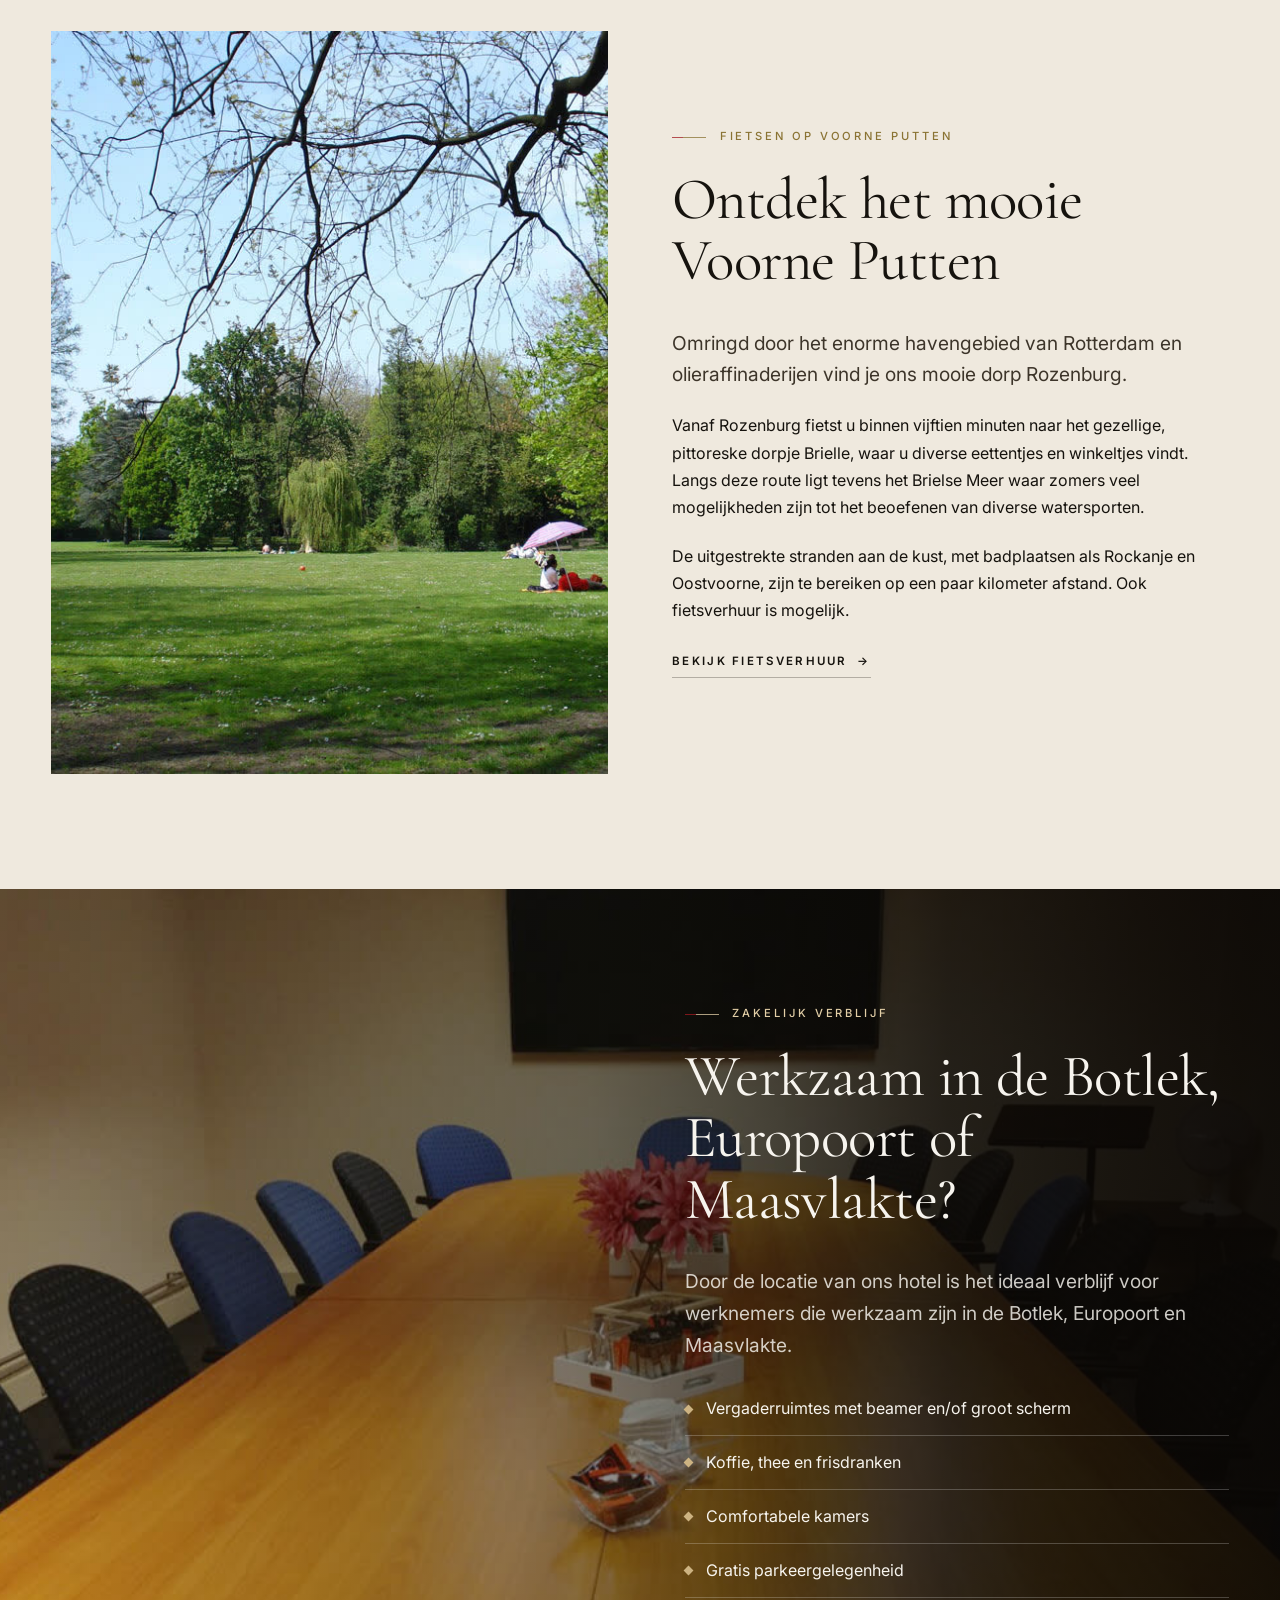
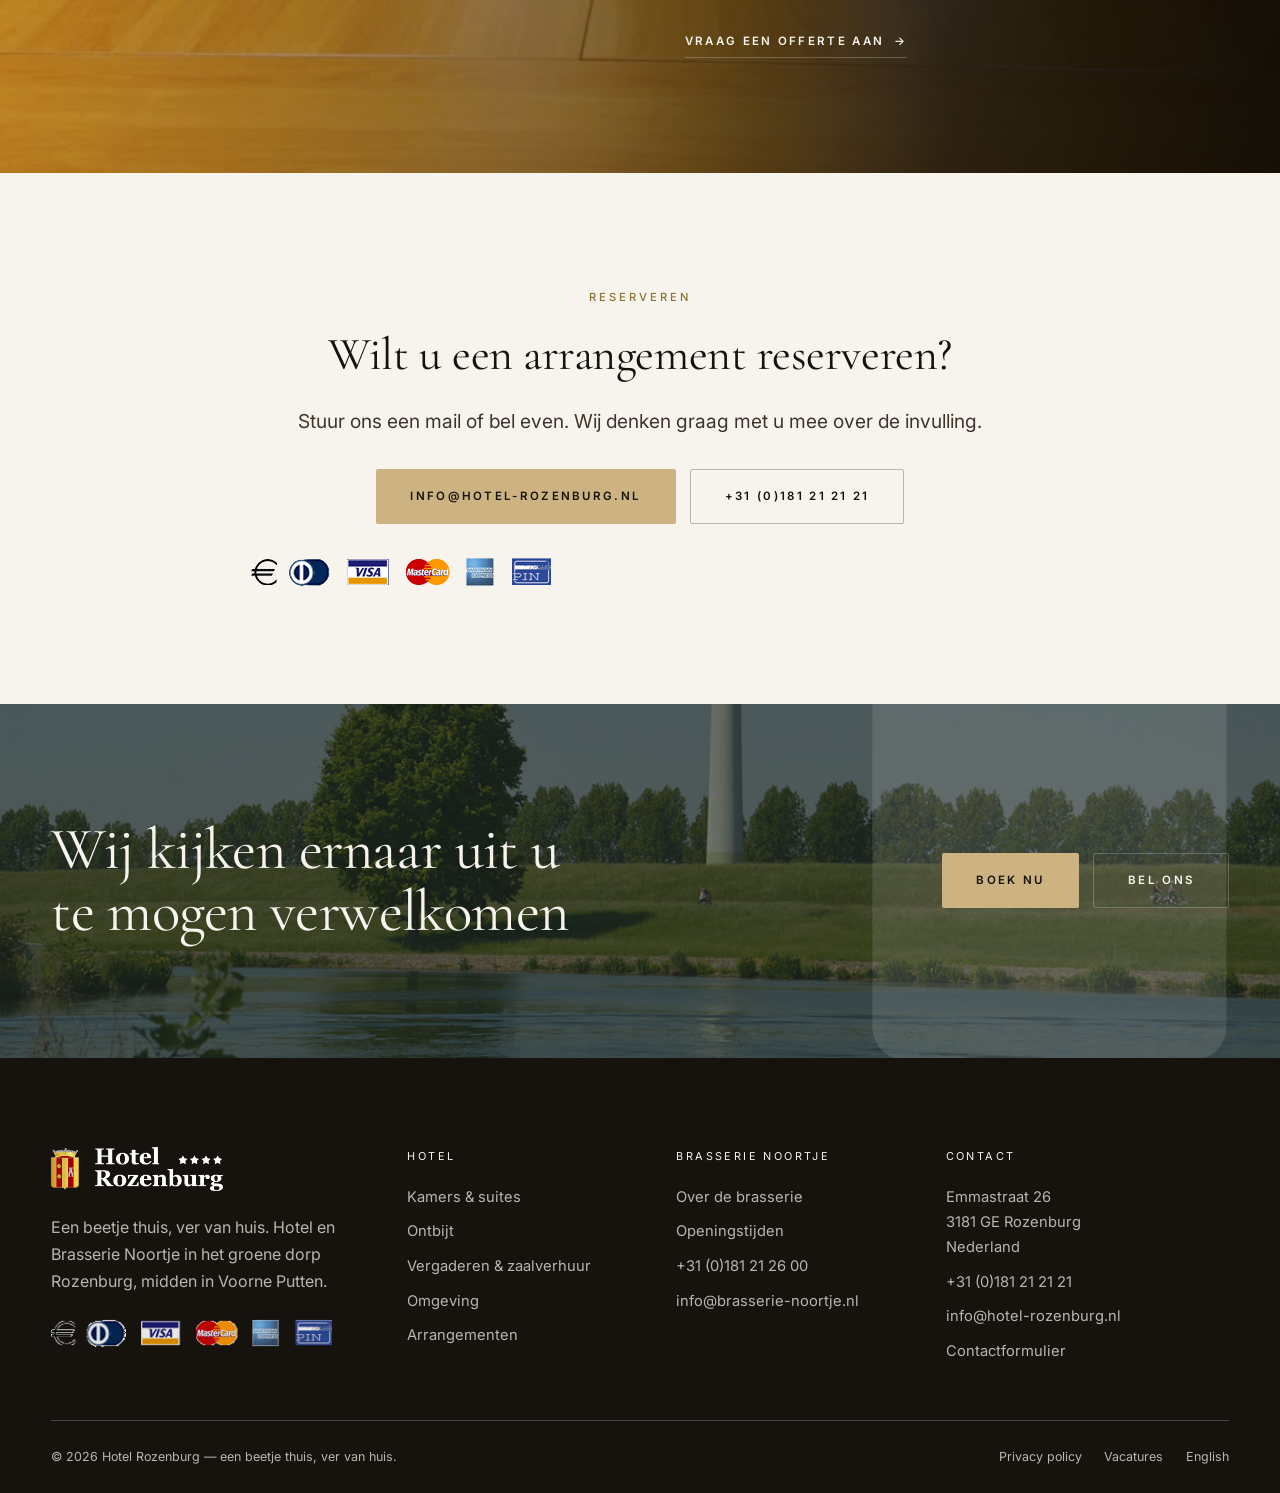
<file: arrangementen.html>
<!DOCTYPE html>
<html lang="nl">
<head>
<meta charset="utf-8">
<meta name="viewport" content="width=device-width, initial-scale=1">
<title>Arrangementen — Weekend weg, high tea &amp; zakelijk verblijf | Hotel Rozenburg</title>
<meta name="description" content="Arrangementen bij Hotel Rozenburg: weekendarrangement voor twee, zomerarrangement met fietsen, high tea in Brasserie Noortje en verblijf voor zakelijke gasten in de Botlek, Europoort en Maasvlakte.">
<link rel="icon" href="assets/img/favicon.png" type="image/png">
<link rel="preconnect" href="https://fonts.googleapis.com">
<link rel="preconnect" href="https://fonts.gstatic.com" crossorigin>
<link href="https://fonts.googleapis.com/css2?family=Cormorant+Garamond:ital,wght@0,300;0,400;0,500;1,300;1,400&family=Inter:wght@300;400;500;600&display=swap" rel="stylesheet">
<link rel="stylesheet" href="assets/css/style.css">
<noscript><style>[data-reveal]{opacity:1!important;transform:none!important}</style></noscript>
</head>
<body>
<a class="skip-link" href="#main">Direct naar de inhoud</a>

<div class="header-shell">
  <div class="topbar">
    <div class="container topbar__inner">
      <span class="topbar__brand"><img class="crest" src="assets/img/crest-rozenburg.svg" alt="" width="179" height="269" aria-hidden="true">Emmastraat 26 &middot; 3181 GE Rozenburg</span>
      <div class="topbar__list topbar__list--extra">
        <a href="tel:+31181212121">+31 (0)181 21 21 21</a>
        <span class="topbar__sep">/</span>
        <a href="https://hotelrozenburg.nl/en/" lang="en">EN</a>
        <span class="topbar__sep">/</span>
        <a href="https://hotelrozenburg.nl/vacatures/">Vacatures</a>
      </div>
    </div>
  </div>

  <header class="header header--transparent">
    <div class="container header__inner">
      <a class="header__logo" href="index.html" aria-label="Hotel Rozenburg — naar de homepage">
        <img class="header__crest" src="assets/img/crest-rozenburg.svg" alt="" width="179" height="269" aria-hidden="true">
        <img class="logo-light" src="assets/img/logo-hotel.png" alt="Hotel Rozenburg" width="994" height="343">
        <img class="logo-dark" src="assets/img/logo-hotel-ink.png" alt="" width="994" height="343" aria-hidden="true">
      </a>
      <nav class="nav" aria-label="Hoofdnavigatie">
        <a class="nav__link" href="hotel.html">Hotel</a>
        <a class="nav__link" href="restaurant.html">Brasserie Noortje</a>
        <a class="nav__link" href="arrangementen.html" aria-current="page">Arrangementen</a>
        <a class="nav__link" href="hotel.html#omgeving">Omgeving</a>
        <a class="nav__link" href="contact.html">Contact</a>
      </nav>
      <div class="header__actions">
        <a class="btn btn--gold btn--sm" href="https://ibe.smarthotel.nl/?id=aa4fe399-9d43-4f9a-97b3-ec89d5967ba8&amp;segment=Hotel" target="_blank" rel="noopener">Boek nu</a>
        <button class="burger" type="button" aria-label="Menu openen" aria-expanded="false" aria-controls="mobile-menu">
          <span></span><span></span>
        </button>
      </div>
    </div>
  </header>
</div>

<div class="mobile-menu" id="mobile-menu">
  <nav class="mobile-menu__nav" aria-label="Mobiele navigatie">
    <a href="hotel.html">Hotel</a>
    <a href="restaurant.html">Brasserie Noortje</a>
    <a href="arrangementen.html">Arrangementen</a>
    <a href="hotel.html#omgeving">Omgeving</a>
    <a href="contact.html">Contact</a>
  </nav>
  <div class="mobile-menu__foot">
    <a href="tel:+31181212121">+31 (0)181 21 21 21</a>
    <a href="mailto:info@hotel-rozenburg.nl">info@hotel-rozenburg.nl</a>
  </div>
</div>

<main id="main">

  <section class="page-hero">
    <div class="page-hero__media">
      <img src="assets/img/terras.jpg" alt="Het terras van Brasserie Noortje" width="1600" height="1067">
    </div>
    <div class="page-hero__content">
      <div class="container">
        <nav class="breadcrumb" aria-label="Kruimelpad">
          <a href="index.html">Home</a> <span aria-hidden="true">/</span> <span>Arrangementen</span>
        </nav>
        <img class="crest crest--ornament" src="assets/img/crest-rozenburg.svg" alt="" width="179" height="269" aria-hidden="true">
        <h1>Vanuit het echte leven,<br>naar een weekendje weg</h1>
        <p class="page-hero__text">Verblijf in Hotel Rozenburg voor twee personen, fiets door Voorne Putten of geniet van een high tea in Brasserie Noortje.</p>
      </div>
    </div>
  </section>

  <section class="section">
    <div class="container">
      <div class="grid grid--3" data-reveal="arr">
        <article class="card">
          <div class="media media--wide media--zoom"><img src="assets/img/terras.jpg" alt="Terras van Brasserie Noortje" width="1600" height="1067" loading="lazy"></div>
          <div class="card__body">
            <p class="card__kicker">Voor twee personen</p>
            <h2 class="card__title" style="font-size:clamp(1.6rem,2.4vw,2rem)">Weekendarrangement</h2>
            <p class="card__text">Overnachting in een van onze kamers, ontbijtbuffet en een diner in Brasserie Noortje. Alles onder één dak.</p>
            <ul class="tag-list" style="margin-top:1.2rem">
              <li>Overnachting</li>
              <li>Ontbijtbuffet</li>
              <li>Diner</li>
            </ul>
            <div class="card__foot"><a class="link-arrow" href="mailto:info@hotel-rozenburg.nl">Reserveren</a></div>
          </div>
        </article>

        <article class="card">
          <div class="media media--wide media--zoom"><img src="assets/img/landschap.jpg" alt="Groene weilanden van Voorne Putten" width="1600" height="686" loading="lazy"></div>
          <div class="card__body">
            <p class="card__kicker">Zomer</p>
            <h2 class="card__title" style="font-size:clamp(1.6rem,2.4vw,2rem)">Zomerarrangement</h2>
            <p class="card__text">Fietsen op Voorne Putten: het Brielse Meer, de dorpjes en de stranden van Rockanje en Oostvoorne. Zeker de moeite waard.</p>
            <ul class="tag-list" style="margin-top:1.2rem">
              <li>Overnachting</li>
              <li>Ontbijt</li>
              <li>Fietsen &amp; strand</li>
            </ul>
            <div class="card__foot"><a class="link-arrow" href="mailto:info@hotel-rozenburg.nl">Reserveren</a></div>
          </div>
        </article>

        <article class="card">
          <div class="media media--wide media--zoom"><img src="assets/img/high-tea.jpg" alt="Engelse high tea" width="1400" height="933" loading="lazy"></div>
          <div class="card__body">
            <p class="card__kicker">In de brasserie</p>
            <h2 class="card__title" style="font-size:clamp(1.6rem,2.4vw,2rem)">High tea</h2>
            <p class="card__text">Thee, fingerfoods en gebak in Brasserie Noortje. Perfect om samen te vieren of gewoon even bij te praten.</p>
            <ul class="tag-list" style="margin-top:1.2rem">
              <li>Thee &amp; fingerfoods</li>
              <li>Gebak</li>
              <li>Wijn &amp; bubbel</li>
            </ul>
            <div class="card__foot"><a class="link-arrow" href="tel:+31181212600">Bel voor meer informatie</a></div>
          </div>
        </article>
      </div>
    </div>
  </section>

  <section class="section section--paper2">
    <div class="container">
      <div class="feature">
        <div class="feature__media" data-reveal="fietsen">
          <div class="media media--tall"><img src="assets/img/park.jpg" alt="Park en groen rondom Rozenburg" width="1600" height="1067" loading="lazy"></div>
        </div>
        <div class="feature__body" data-reveal="fietsen">
          <p class="eyebrow">Fietsen op Voorne Putten</p>
          <h2>Ontdek het mooie<br>Voorne Putten</h2>
          <p class="lede">Omringd door het enorme havengebied van Rotterdam en olieraffinaderijen vind je ons mooie dorp Rozenburg.</p>
          <p>Vanaf Rozenburg fietst u binnen vijftien minuten naar het gezellige, pittoreske dorpje Brielle, waar u diverse eettentjes en winkeltjes vindt. Langs deze route ligt tevens het Brielse Meer waar zomers veel mogelijkheden zijn tot het beoefenen van diverse watersporten.</p>
          <p>De uitgestrekte stranden aan de kust, met badplaatsen als Rockanje en Oostvoorne, zijn te bereiken op een paar kilometer afstand. Ook fietsverhuur is mogelijk.</p>
          <p><a class="link-arrow" href="https://hotelrozenburg.nl/fietsverhuur/">Bekijk fietsverhuur</a></p>
        </div>
      </div>
    </div>
  </section>

  <section class="band band--right section--ink" id="zakelijk">
    <div class="band__media">
      <img src="assets/img/vergader-2.jpg" alt="Vergaderruimte met lange tafel en stoelen" width="1400" height="933" loading="lazy">
    </div>
    <div class="container">
      <div class="band__body" style="max-width:34rem;margin-left:auto">
        <p class="eyebrow is-light">Zakelijk verblijf</p>
        <h2>Werkzaam in de Botlek,<br>Europoort of Maasvlakte?</h2>
        <p class="lede">Door de locatie van ons hotel is het ideaal verblijf voor werknemers die werkzaam zijn in de Botlek, Europoort en Maasvlakte.</p>
        <ul class="feature__list">
          <li>Vergaderruimtes met beamer en/of groot scherm</li>
          <li>Koffie, thee en frisdranken</li>
          <li>Comfortabele kamers</li>
          <li>Gratis parkeergelegenheid</li>
        </ul>
        <p style="margin-top:1.75rem"><a class="link-arrow link-arrow--light" href="contact.html">Vraag een offerte aan</a></p>
      </div>
    </div>
  </section>

  <section class="section">
    <div class="container container--narrow text-center">
      <p class="eyebrow" style="justify-content:center">Reserveren</p>
      <h2 style="font-size:clamp(1.9rem,3.6vw,3rem)">Wilt u een arrangement reserveren?</h2>
      <p class="lede">Stuur ons een mail of bel even. Wij denken graag met u mee over de invulling.</p>
      <div class="hero__actions" style="justify-content:center;margin-top:2rem">
        <a class="btn btn--gold" href="mailto:info@hotel-rozenburg.nl">info@hotel-rozenburg.nl</a>
        <a class="btn btn--outline" href="tel:+31181212121">+31 (0)181 21 21 21</a>
      </div>
      <p style="margin-top:2rem"><img src="assets/img/betaalmethoden.gif" alt="Aangenomen betaalmiddelen" width="300" height="32" loading="lazy"></p>
    </div>
  </section>

  <section class="cta-band">
    <div class="cta-band__media"><img src="assets/img/omgeving.jpg" alt="" width="1600" height="1067" loading="lazy"></div>
    <img class="cta-band__crest" src="assets/img/crest-rozenburg.svg" alt="" width="179" height="269" aria-hidden="true">
    <div class="container cta-band__inner">
      <h2>Wij kijken ernaar uit u te mogen verwelkomen</h2>
      <div class="hero__actions" style="margin-top:0">
        <a class="btn btn--gold" href="https://ibe.smarthotel.nl/?id=aa4fe399-9d43-4f9a-97b3-ec89d5967ba8&amp;segment=Hotel" target="_blank" rel="noopener">Boek nu</a>
        <a class="btn btn--ghost-light" href="tel:+31181212121">Bel ons</a>
      </div>
    </div>
  </section>

</main>

<footer class="footer" id="footer">
  <div class="container">
    <div class="footer__grid">
      <div>
        <div class="footer__brand">
          <img class="crest crest--footer" src="assets/img/crest-rozenburg.svg" alt="" width="179" height="269" aria-hidden="true">
          <img class="footer__logo" src="assets/img/logo-hotel.png" alt="Hotel Rozenburg" width="994" height="343" loading="lazy">
        </div>
        <p>Een beetje thuis, ver van huis. Hotel en Brasserie Noortje in het groene dorp Rozenburg, midden in Voorne Putten.</p>
        <p class="footer__payments" style="margin-top:1.4rem">
          <img src="assets/img/betaalmethoden.gif" alt="Aangenomen betaalmiddelen" width="300" height="32" loading="lazy">
        </p>
      </div>
      <div>
        <p class="footer__title">Hotel</p>
        <ul class="footer__list">
          <li><a href="hotel.html">Kamers &amp; suites</a></li>
          <li><a href="hotel.html#ontbijt">Ontbijt</a></li>
          <li><a href="hotel.html#vergaderen">Vergaderen &amp; zaalverhuur</a></li>
          <li><a href="hotel.html#omgeving">Omgeving</a></li>
          <li><a href="arrangementen.html">Arrangementen</a></li>
        </ul>
      </div>
      <div>
        <p class="footer__title">Brasserie Noortje</p>
        <ul class="footer__list">
          <li><a href="restaurant.html">Over de brasserie</a></li>
          <li><a href="restaurant.html#openingstijden">Openingstijden</a></li>
          <li><a href="tel:+31181212600">+31 (0)181 21 26 00</a></li>
          <li><a href="mailto:info@brasserie-noortje.nl">info@brasserie-noortje.nl</a></li>
        </ul>
      </div>
      <div>
        <p class="footer__title">Contact</p>
        <ul class="footer__list">
          <li>Emmastraat 26<br>3181 GE Rozenburg<br>Nederland</li>
          <li><a href="tel:+31181212121">+31 (0)181 21 21 21</a></li>
          <li><a href="mailto:info@hotel-rozenburg.nl">info@hotel-rozenburg.nl</a></li>
          <li><a href="contact.html">Contactformulier</a></li>
        </ul>
      </div>
    </div>
    <div class="footer__bottom">
      <p style="margin:0">&copy; <span data-year>2026</span> Hotel Rozenburg &mdash; een beetje thuis, ver van huis.</p>
      <div class="footer__legal">
        <a href="https://hotelrozenburg.nl/privacy-policy/">Privacy policy</a>
        <a href="https://hotelrozenburg.nl/vacatures/">Vacatures</a>
        <a href="https://hotelrozenburg.nl/en/" lang="en">English</a>
      </div>
    </div>
  </div>
</footer>

<button class="to-top" type="button" aria-label="Terug naar boven">&uarr;</button>
<script type="module" src="assets/js/main.js"></script>
</body>
</html>
</file>
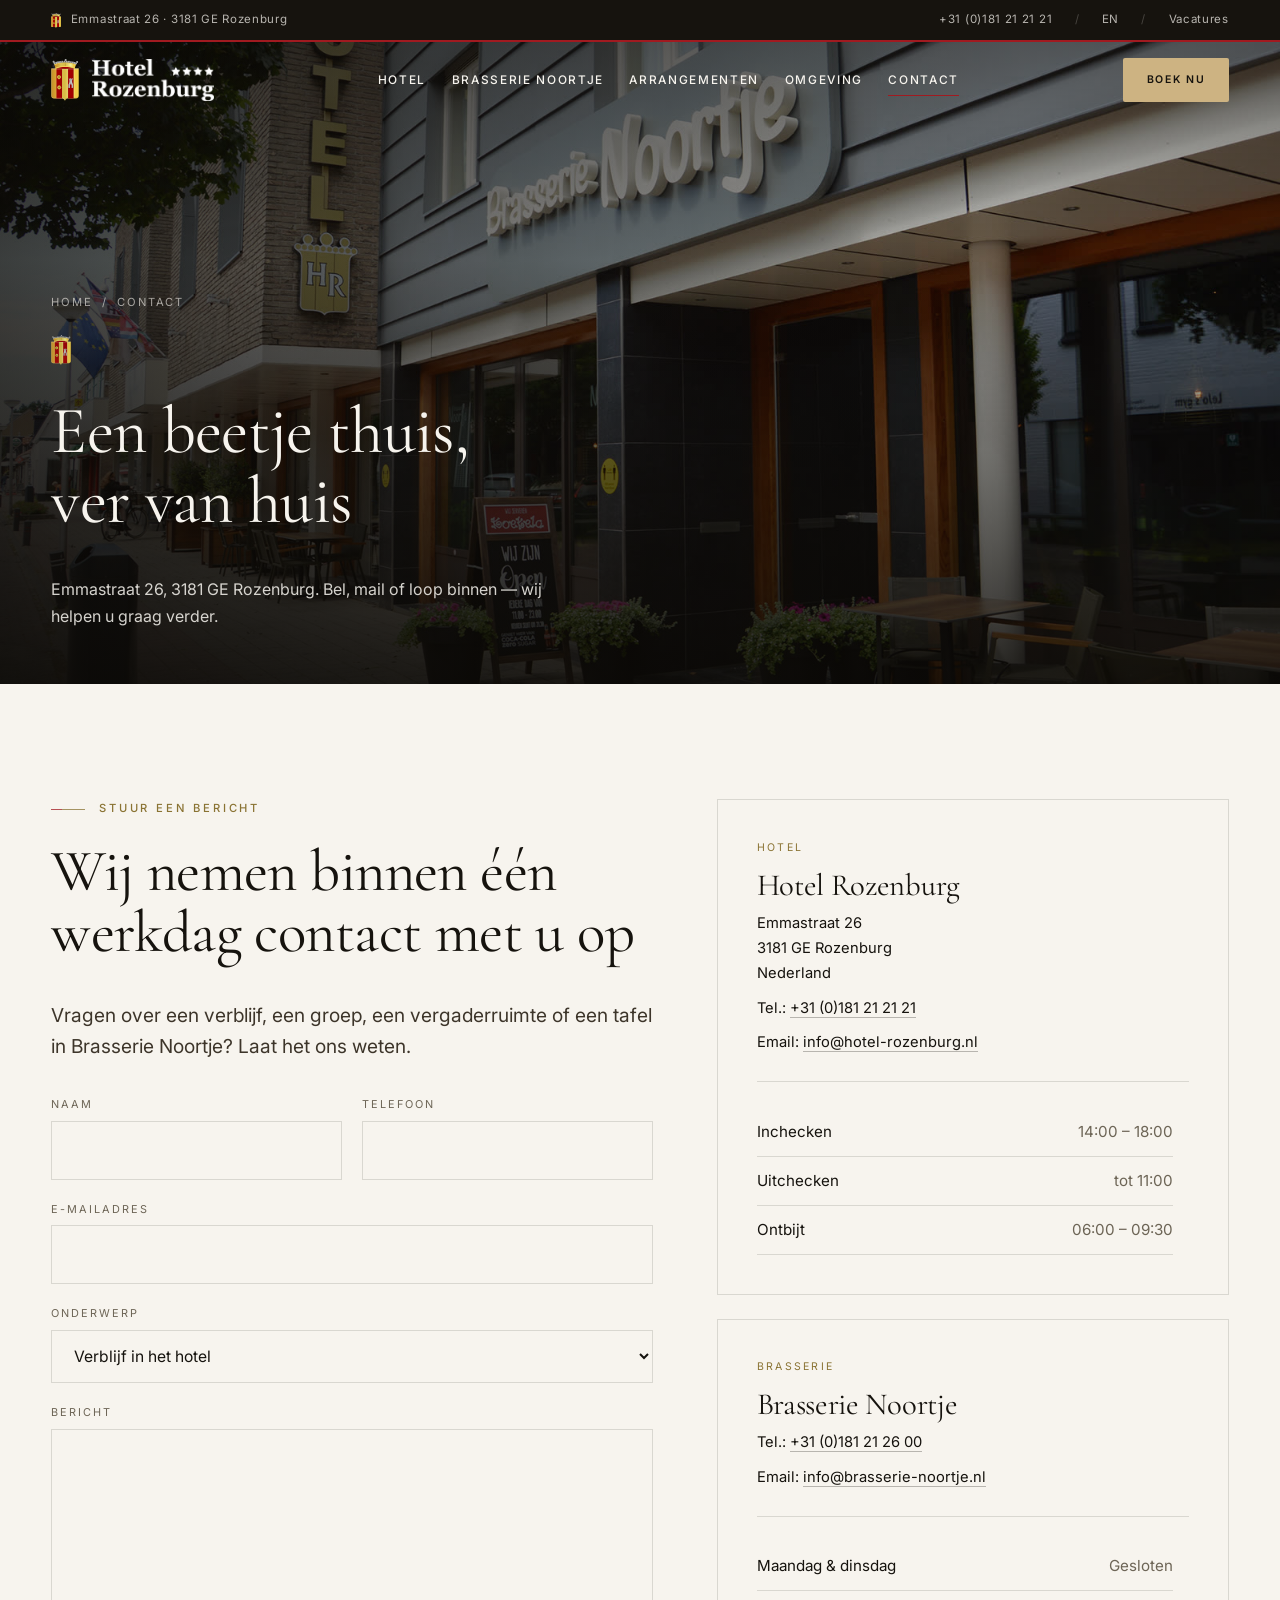
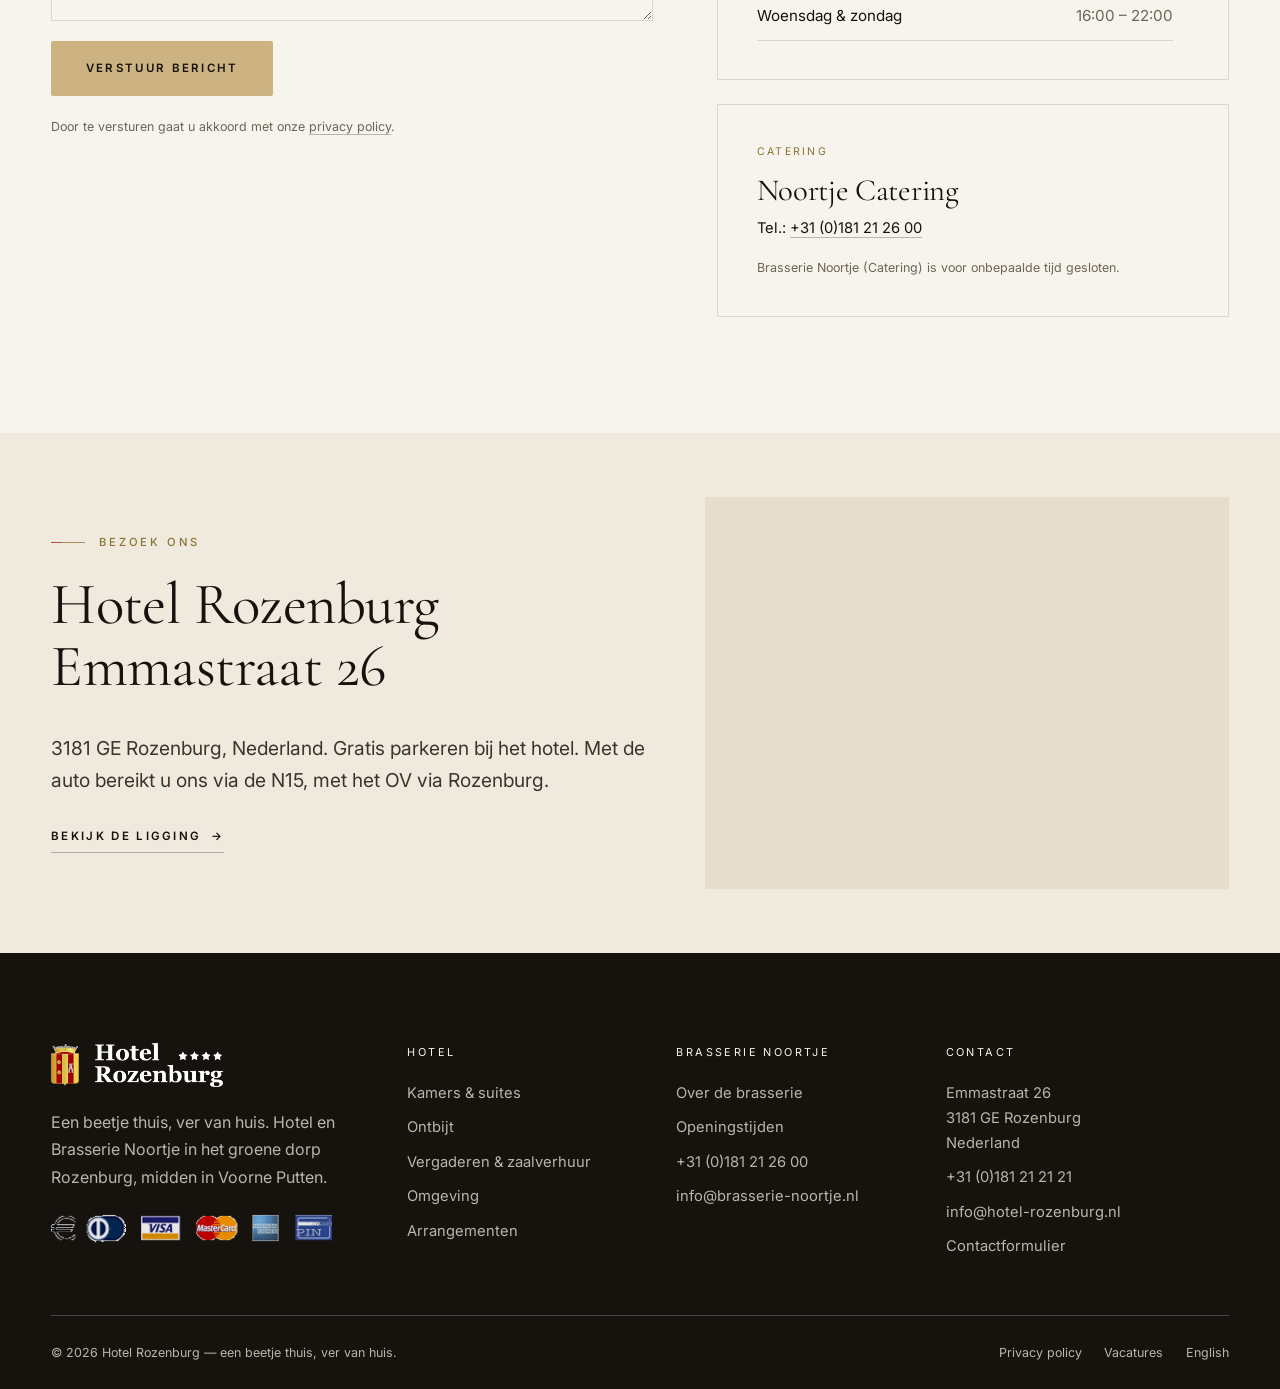
<file: contact.html>
<!DOCTYPE html>
<html lang="nl">
<head>
<meta charset="utf-8">
<meta name="viewport" content="width=device-width, initial-scale=1">
<title>Contact — Hotel Rozenburg in Rozenburg</title>
<meta name="description" content="Contactgegevens van Hotel Rozenburg en Brasserie Noortje: Emmastraat 26, 3181 GE Rozenburg. Telefoon, e-mail, openingstijden en contactformulier.">
<link rel="icon" href="assets/img/favicon.png" type="image/png">
<link rel="preconnect" href="https://fonts.googleapis.com">
<link rel="preconnect" href="https://fonts.gstatic.com" crossorigin>
<link href="https://fonts.googleapis.com/css2?family=Cormorant+Garamond:ital,wght@0,300;0,400;0,500;1,300;1,400&family=Inter:wght@300;400;500;600&display=swap" rel="stylesheet">
<link rel="stylesheet" href="assets/css/style.css">
<noscript><style>[data-reveal]{opacity:1!important;transform:none!important}</style></noscript>
</head>
<body>
<a class="skip-link" href="#main">Direct naar de inhoud</a>

<div class="header-shell">
  <div class="topbar">
    <div class="container topbar__inner">
      <span class="topbar__brand"><img class="crest" src="assets/img/crest-rozenburg.svg" alt="" width="179" height="269" aria-hidden="true">Emmastraat 26 &middot; 3181 GE Rozenburg</span>
      <div class="topbar__list topbar__list--extra">
        <a href="tel:+31181212121">+31 (0)181 21 21 21</a>
        <span class="topbar__sep">/</span>
        <a href="https://hotelrozenburg.nl/en/" lang="en">EN</a>
        <span class="topbar__sep">/</span>
        <a href="https://hotelrozenburg.nl/vacatures/">Vacatures</a>
      </div>
    </div>
  </div>

  <header class="header header--transparent">
    <div class="container header__inner">
      <a class="header__logo" href="index.html" aria-label="Hotel Rozenburg — naar de homepage">
        <img class="header__crest" src="assets/img/crest-rozenburg.svg" alt="" width="179" height="269" aria-hidden="true">
        <img class="logo-light" src="assets/img/logo-hotel.png" alt="Hotel Rozenburg" width="994" height="343">
        <img class="logo-dark" src="assets/img/logo-hotel-ink.png" alt="" width="994" height="343" aria-hidden="true">
      </a>
      <nav class="nav" aria-label="Hoofdnavigatie">
        <a class="nav__link" href="hotel.html">Hotel</a>
        <a class="nav__link" href="restaurant.html">Brasserie Noortje</a>
        <a class="nav__link" href="arrangementen.html">Arrangementen</a>
        <a class="nav__link" href="hotel.html#omgeving">Omgeving</a>
        <a class="nav__link" href="contact.html" aria-current="page">Contact</a>
      </nav>
      <div class="header__actions">
        <a class="btn btn--gold btn--sm" href="https://ibe.smarthotel.nl/?id=aa4fe399-9d43-4f9a-97b3-ec89d5967ba8&amp;segment=Hotel" target="_blank" rel="noopener">Boek nu</a>
        <button class="burger" type="button" aria-label="Menu openen" aria-expanded="false" aria-controls="mobile-menu">
          <span></span><span></span>
        </button>
      </div>
    </div>
  </header>
</div>

<div class="mobile-menu" id="mobile-menu">
  <nav class="mobile-menu__nav" aria-label="Mobiele navigatie">
    <a href="hotel.html">Hotel</a>
    <a href="restaurant.html">Brasserie Noortje</a>
    <a href="arrangementen.html">Arrangementen</a>
    <a href="hotel.html#omgeving">Omgeving</a>
    <a href="contact.html">Contact</a>
  </nav>
  <div class="mobile-menu__foot">
    <a href="tel:+31181212121">+31 (0)181 21 21 21</a>
    <a href="mailto:info@hotel-rozenburg.nl">info@hotel-rozenburg.nl</a>
  </div>
</div>

<main id="main">

  <section class="page-hero">
    <div class="page-hero__media">
      <img src="assets/img/entrance.jpg" alt="De ingang van Hotel Rozenburg" width="1600" height="1200">
    </div>
    <div class="page-hero__content">
      <div class="container">
        <nav class="breadcrumb" aria-label="Kruimelpad">
          <a href="index.html">Home</a> <span aria-hidden="true">/</span> <span>Contact</span>
        </nav>
        <img class="crest crest--ornament" src="assets/img/crest-rozenburg.svg" alt="" width="179" height="269" aria-hidden="true">
        <h1>Een beetje thuis,<br>ver van huis</h1>
        <p class="page-hero__text">Emmastraat 26, 3181 GE Rozenburg. Bel, mail of loop binnen &mdash; wij helpen u graag verder.</p>
      </div>
    </div>
  </section>

  <section class="section" id="formulier">
    <div class="container">
      <div class="grid grid--sidebar" style="align-items:start;gap:clamp(2rem,5vw,5rem)">
        <div data-reveal="form">
          <p class="eyebrow">Stuur een bericht</p>
          <h2>Wij nemen binnen één werkdag contact met u op</h2>
          <p class="lede">Vragen over een verblijf, een groep, een vergaderruimte of een tafel in Brasserie Noortje? Laat het ons weten.</p>

          <form class="form-grid" style="margin-top:2rem" data-contact-form>
            <div class="field-row">
              <div class="field">
                <label for="name">Naam</label>
                <input type="text" id="name" name="name" autocomplete="name" required>
              </div>
              <div class="field">
                <label for="phone">Telefoon</label>
                <input type="tel" id="phone" name="phone" autocomplete="tel">
              </div>
            </div>
            <div class="field">
              <label for="email">E-mailadres</label>
              <input type="email" id="email" name="email" autocomplete="email" required>
            </div>
            <div class="field">
              <label for="subject">Onderwerp</label>
              <select id="subject" name="subject">
                <option>Verblijf in het hotel</option>
                <option>Brasserie Noortje &mdash; reserveren</option>
                <option>Arrangement</option>
                <option>Vergaderen / zaalverhuur</option>
                <option>Fietsverhuur</option>
                <option>Overig</option>
              </select>
            </div>
            <div class="field">
              <label for="message">Bericht</label>
              <textarea id="message" name="message" rows="6" required></textarea>
            </div>
            <div>
              <button class="btn btn--gold" type="submit">Verstuur bericht</button>
            </div>
            <p class="notice" data-contact-feedback role="status" aria-live="polite"></p>
            <p class="form-note">Door te versturen gaat u akkoord met onze <a class="link-underline" href="https://hotelrozenburg.nl/privacy-policy/">privacy policy</a>.</p>
          </form>
        </div>

        <div data-reveal="form">
          <div class="card" style="padding:clamp(1.6rem,3vw,2.4rem)">
            <p class="card__kicker">Hotel</p>
            <h3 class="card__title">Hotel Rozenburg</h3>
            <ul class="footer__list" style="color:var(--ink)">
              <li>Emmastraat 26<br>3181 GE Rozenburg<br>Nederland</li>
              <li>Tel.: <a class="link-underline" href="tel:+31181212121">+31 (0)181 21 21 21</a></li>
              <li>Email: <a class="link-underline" href="mailto:info@hotel-rozenburg.nl">info@hotel-rozenburg.nl</a></li>
            </ul>
            <hr class="rule" style="margin:1.6rem 0">
            <ul class="hours">
              <li><span>Inchecken</span><span>14:00 &ndash; 18:00</span></li>
              <li><span>Uitchecken</span><span>tot 11:00</span></li>
              <li><span>Ontbijt</span><span>06:00 &ndash; 09:30</span></li>
            </ul>
          </div>

          <div class="card" style="padding:clamp(1.6rem,3vw,2.4rem);margin-top:1.5rem">
            <p class="card__kicker">Brasserie</p>
            <h3 class="card__title">Brasserie Noortje</h3>
            <ul class="footer__list" style="color:var(--ink)">
              <li>Tel.: <a class="link-underline" href="tel:+31181212600">+31 (0)181 21 26 00</a></li>
              <li>Email: <a class="link-underline" href="mailto:info@brasserie-noortje.nl">info@brasserie-noortje.nl</a></li>
            </ul>
            <hr class="rule" style="margin:1.6rem 0">
            <ul class="hours">
              <li><span>Maandag &amp; dinsdag</span><span>Gesloten</span></li>
              <li><span>Woensdag &amp; zondag</span><span>16:00 &ndash; 22:00</span></li>
            </ul>
          </div>

          <div class="card" style="padding:clamp(1.6rem,3vw,2.4rem);margin-top:1.5rem">
            <p class="card__kicker">Catering</p>
            <h3 class="card__title">Noortje Catering</h3>
            <ul class="footer__list" style="color:var(--ink)">
              <li>Tel.: <a class="link-underline" href="tel:+31181212600">+31 (0)181 21 26 00</a></li>
            </ul>
            <p class="form-note" style="margin-top:1rem">Brasserie Noortje (Catering) is voor onbepaalde tijd gesloten.</p>
          </div>
        </div>
      </div>
    </div>
  </section>

  <section class="section section--tight section--paper2" id="kaart">
    <div class="container">
      <div class="grid grid--sidebar" style="align-items:center">
        <div data-reveal="kaart">
          <p class="eyebrow">Bezoek ons</p>
          <h2>Hotel Rozenburg<br>Emmastraat 26</h2>
          <p class="lede">3181 GE Rozenburg, Nederland. Gratis parkeren bij het hotel. Met de auto bereikt u ons via de N15, met het OV via Rozenburg.</p>
          <p style="margin-top:1.5rem"><a class="link-arrow" href="https://hotelrozenburg.nl/ligging/">Bekijk de ligging</a></p>
        </div>
        <div data-reveal="kaart">
          <div class="media" style="aspect-ratio:4/3">
            <iframe
              title="Locatie van Hotel Rozenburg, Emmastraat 26 Rozenburg"
              src="https://www.google.com/maps?q=Emmastraat%2026%2C%203181%20GE%20Rozenburg&output=embed"
              style="width:100%;height:100%;border:0" loading="lazy" referrerpolicy="no-referrer-when-downgrade"></iframe>
          </div>
        </div>
      </div>
    </div>
  </section>

</main>

<footer class="footer" id="footer">
  <div class="container">
    <div class="footer__grid">
      <div>
        <div class="footer__brand">
          <img class="crest crest--footer" src="assets/img/crest-rozenburg.svg" alt="" width="179" height="269" aria-hidden="true">
          <img class="footer__logo" src="assets/img/logo-hotel.png" alt="Hotel Rozenburg" width="994" height="343" loading="lazy">
        </div>
        <p>Een beetje thuis, ver van huis. Hotel en Brasserie Noortje in het groene dorp Rozenburg, midden in Voorne Putten.</p>
        <p class="footer__payments" style="margin-top:1.4rem">
          <img src="assets/img/betaalmethoden.gif" alt="Aangenomen betaalmiddelen" width="300" height="32" loading="lazy">
        </p>
      </div>
      <div>
        <p class="footer__title">Hotel</p>
        <ul class="footer__list">
          <li><a href="hotel.html">Kamers &amp; suites</a></li>
          <li><a href="hotel.html#ontbijt">Ontbijt</a></li>
          <li><a href="hotel.html#vergaderen">Vergaderen &amp; zaalverhuur</a></li>
          <li><a href="hotel.html#omgeving">Omgeving</a></li>
          <li><a href="arrangementen.html">Arrangementen</a></li>
        </ul>
      </div>
      <div>
        <p class="footer__title">Brasserie Noortje</p>
        <ul class="footer__list">
          <li><a href="restaurant.html">Over de brasserie</a></li>
          <li><a href="restaurant.html#openingstijden">Openingstijden</a></li>
          <li><a href="tel:+31181212600">+31 (0)181 21 26 00</a></li>
          <li><a href="mailto:info@brasserie-noortje.nl">info@brasserie-noortje.nl</a></li>
        </ul>
      </div>
      <div>
        <p class="footer__title">Contact</p>
        <ul class="footer__list">
          <li>Emmastraat 26<br>3181 GE Rozenburg<br>Nederland</li>
          <li><a href="tel:+31181212121">+31 (0)181 21 21 21</a></li>
          <li><a href="mailto:info@hotel-rozenburg.nl">info@hotel-rozenburg.nl</a></li>
          <li><a href="contact.html">Contactformulier</a></li>
        </ul>
      </div>
    </div>
    <div class="footer__bottom">
      <p style="margin:0">&copy; <span data-year>2026</span> Hotel Rozenburg &mdash; een beetje thuis, ver van huis.</p>
      <div class="footer__legal">
        <a href="https://hotelrozenburg.nl/privacy-policy/">Privacy policy</a>
        <a href="https://hotelrozenburg.nl/vacatures/">Vacatures</a>
        <a href="https://hotelrozenburg.nl/en/" lang="en">English</a>
      </div>
    </div>
  </div>
</footer>

<button class="to-top" type="button" aria-label="Terug naar boven">&uarr;</button>
<script type="module" src="assets/js/main.js"></script>
</body>
</html>
</file>
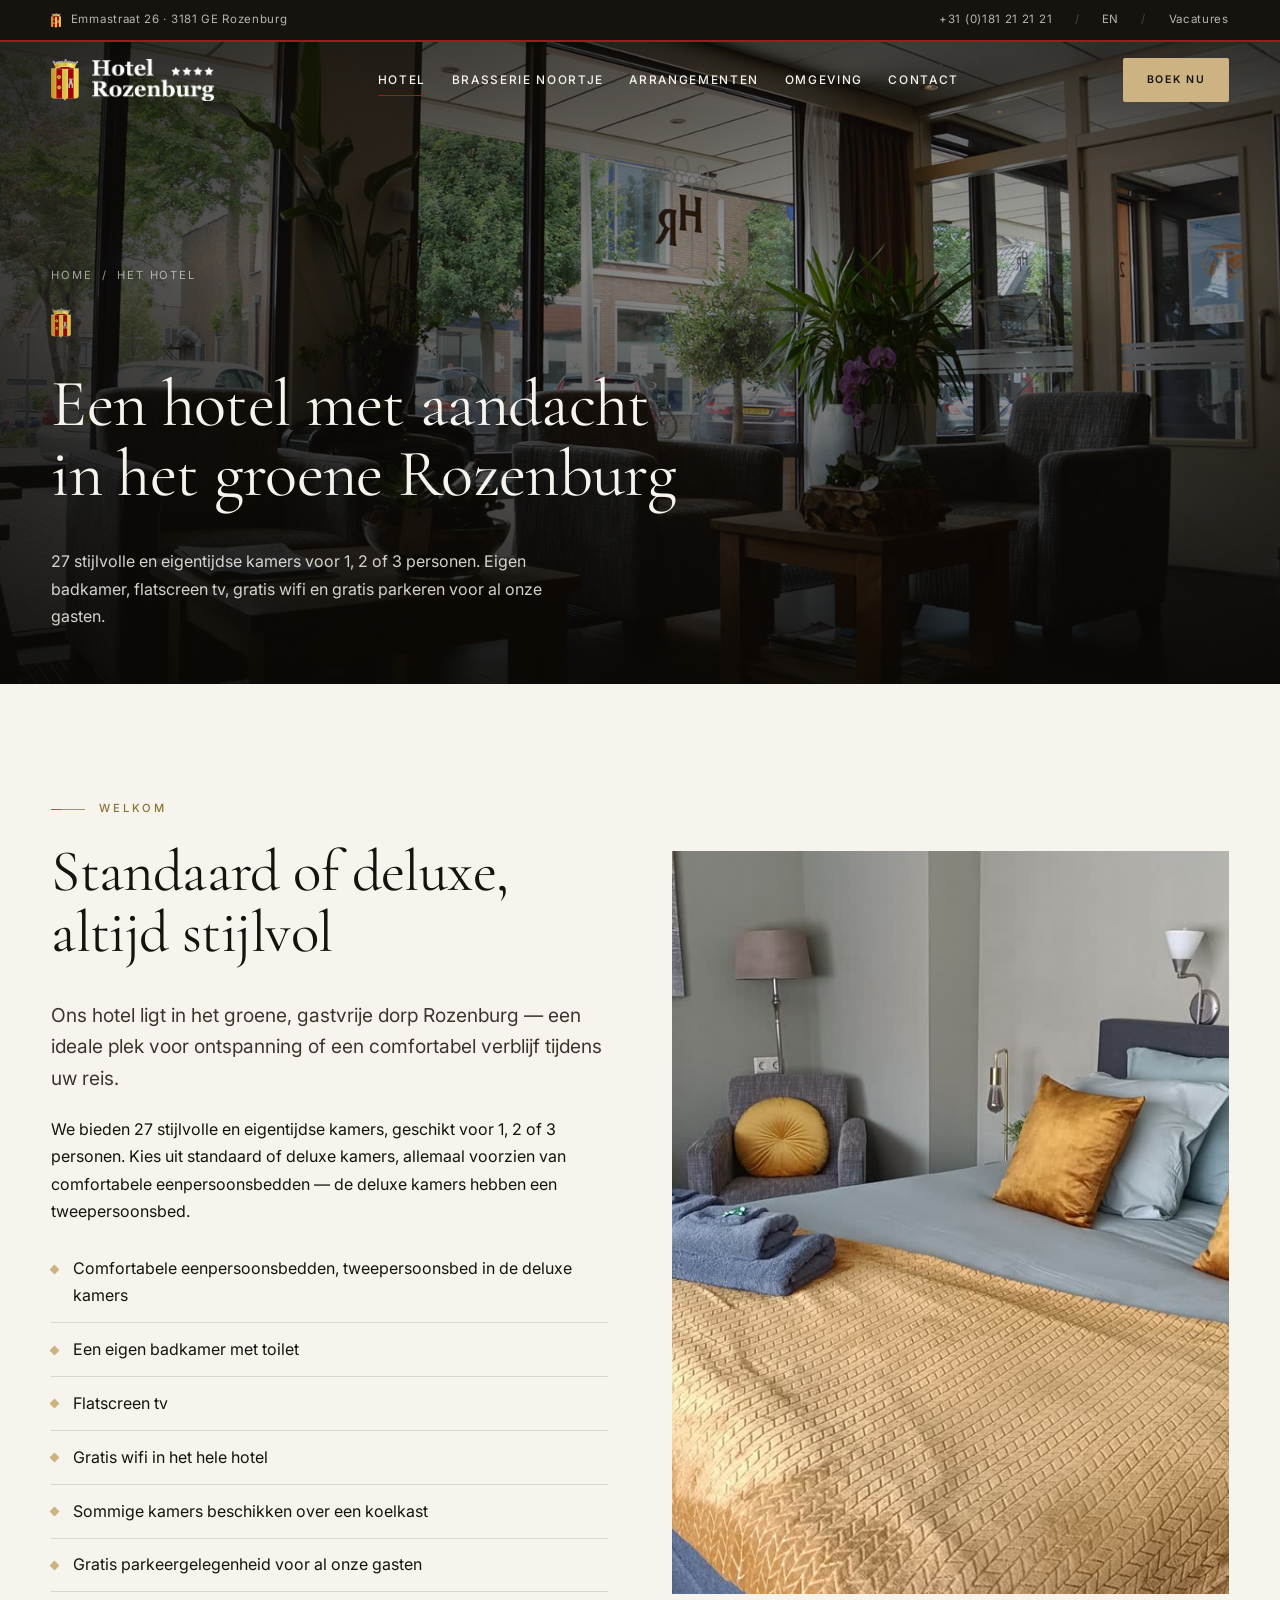
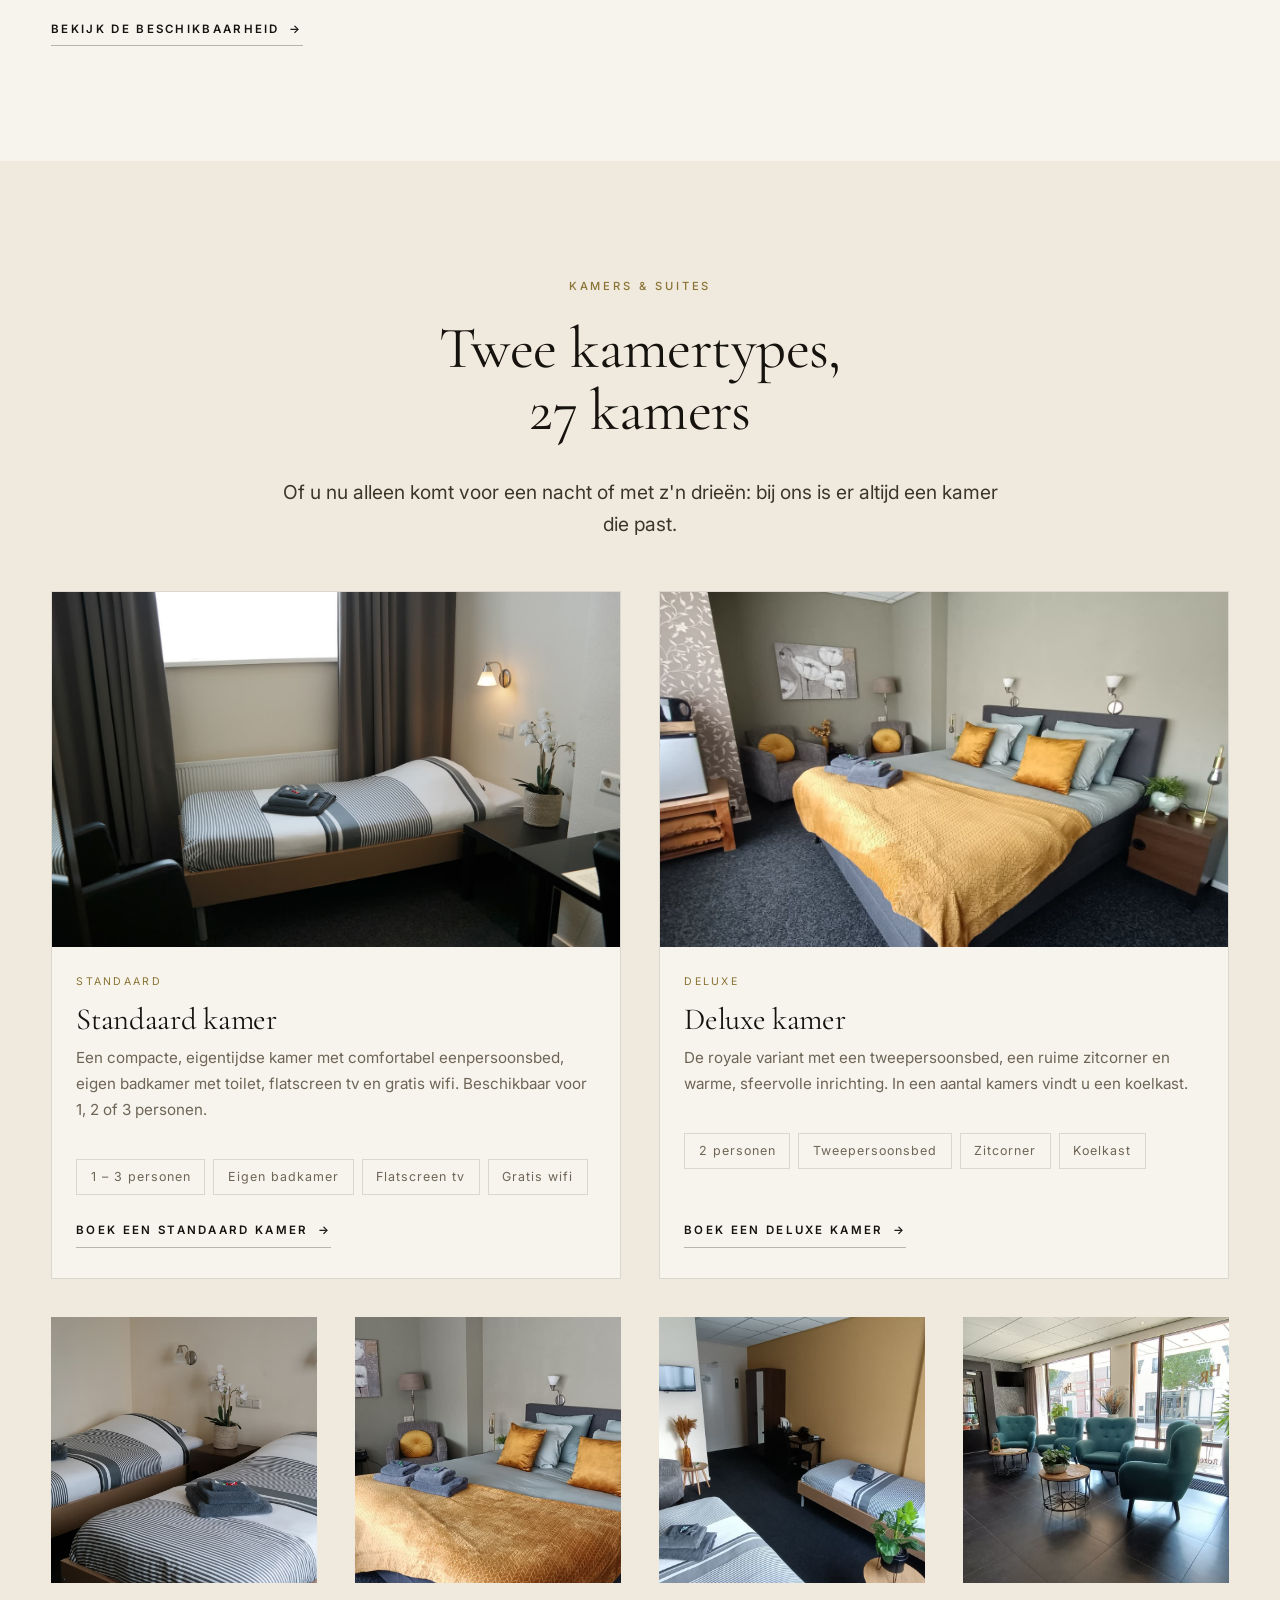
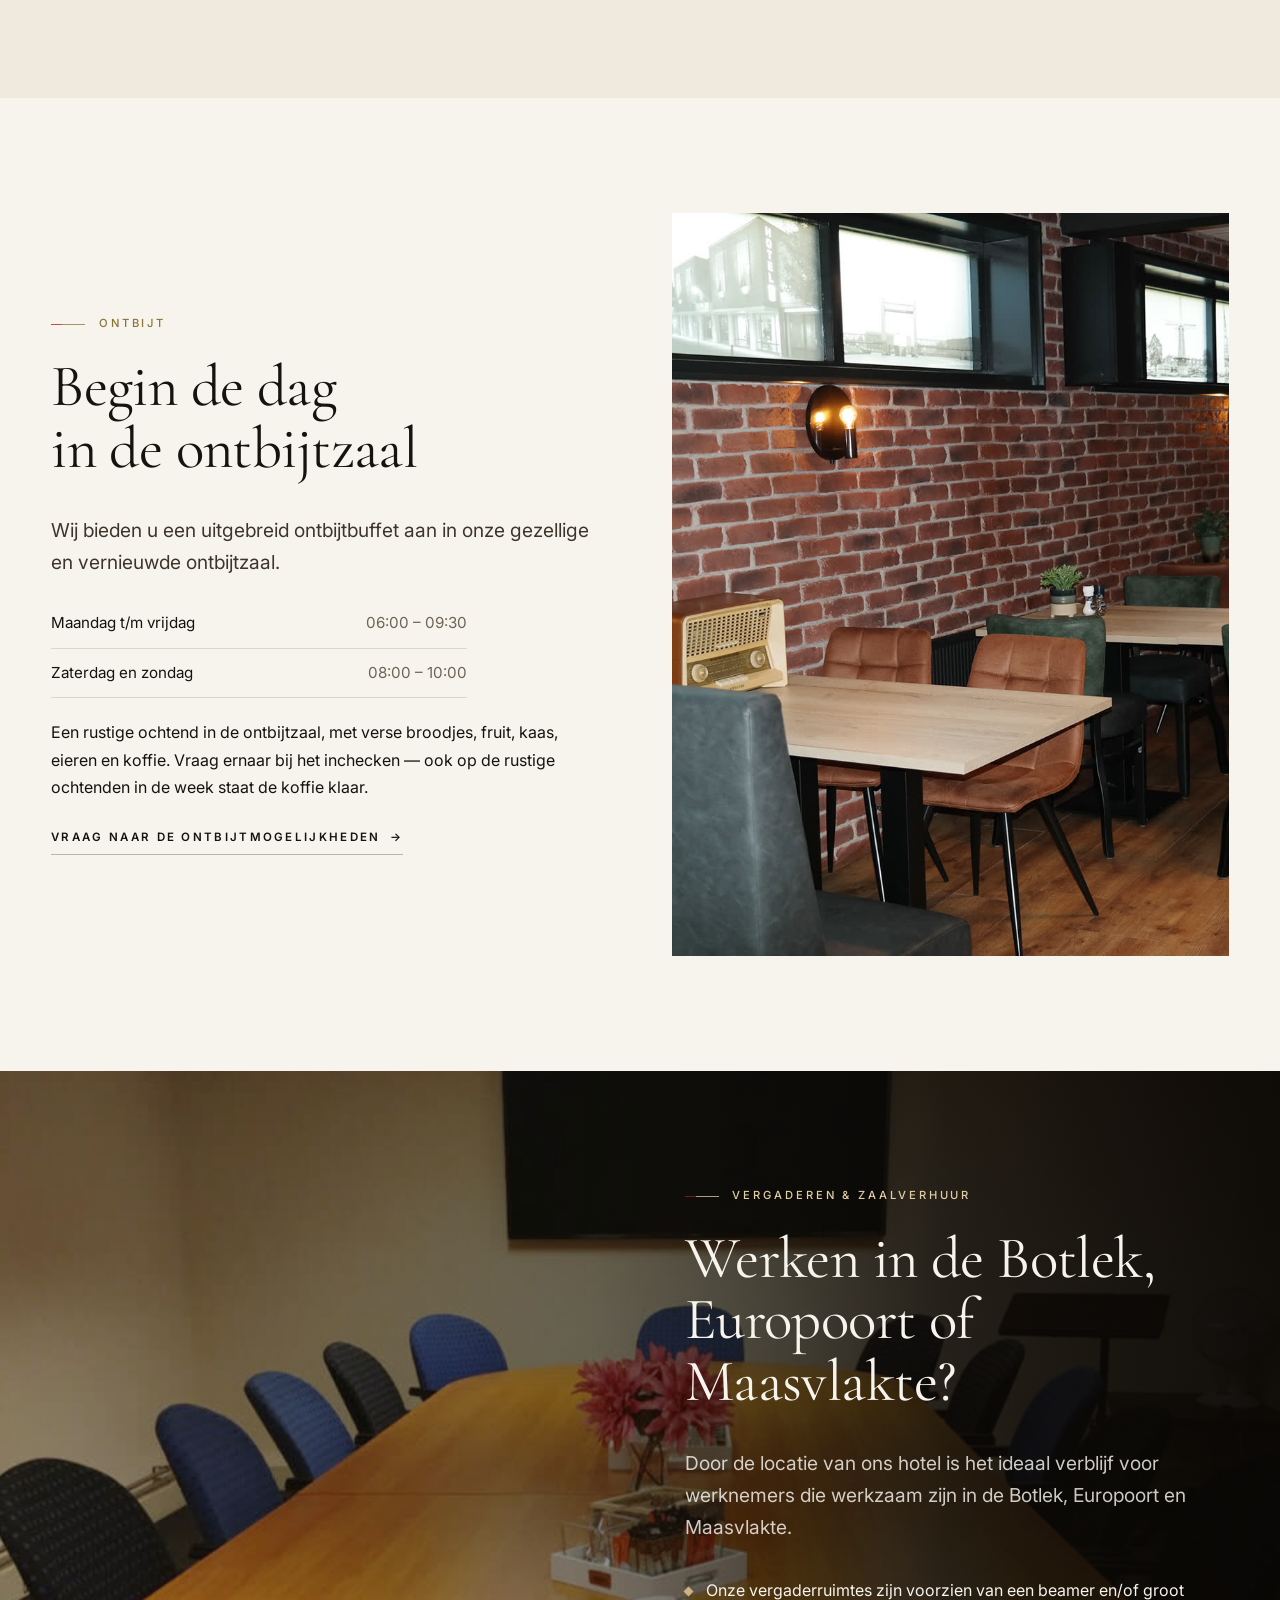
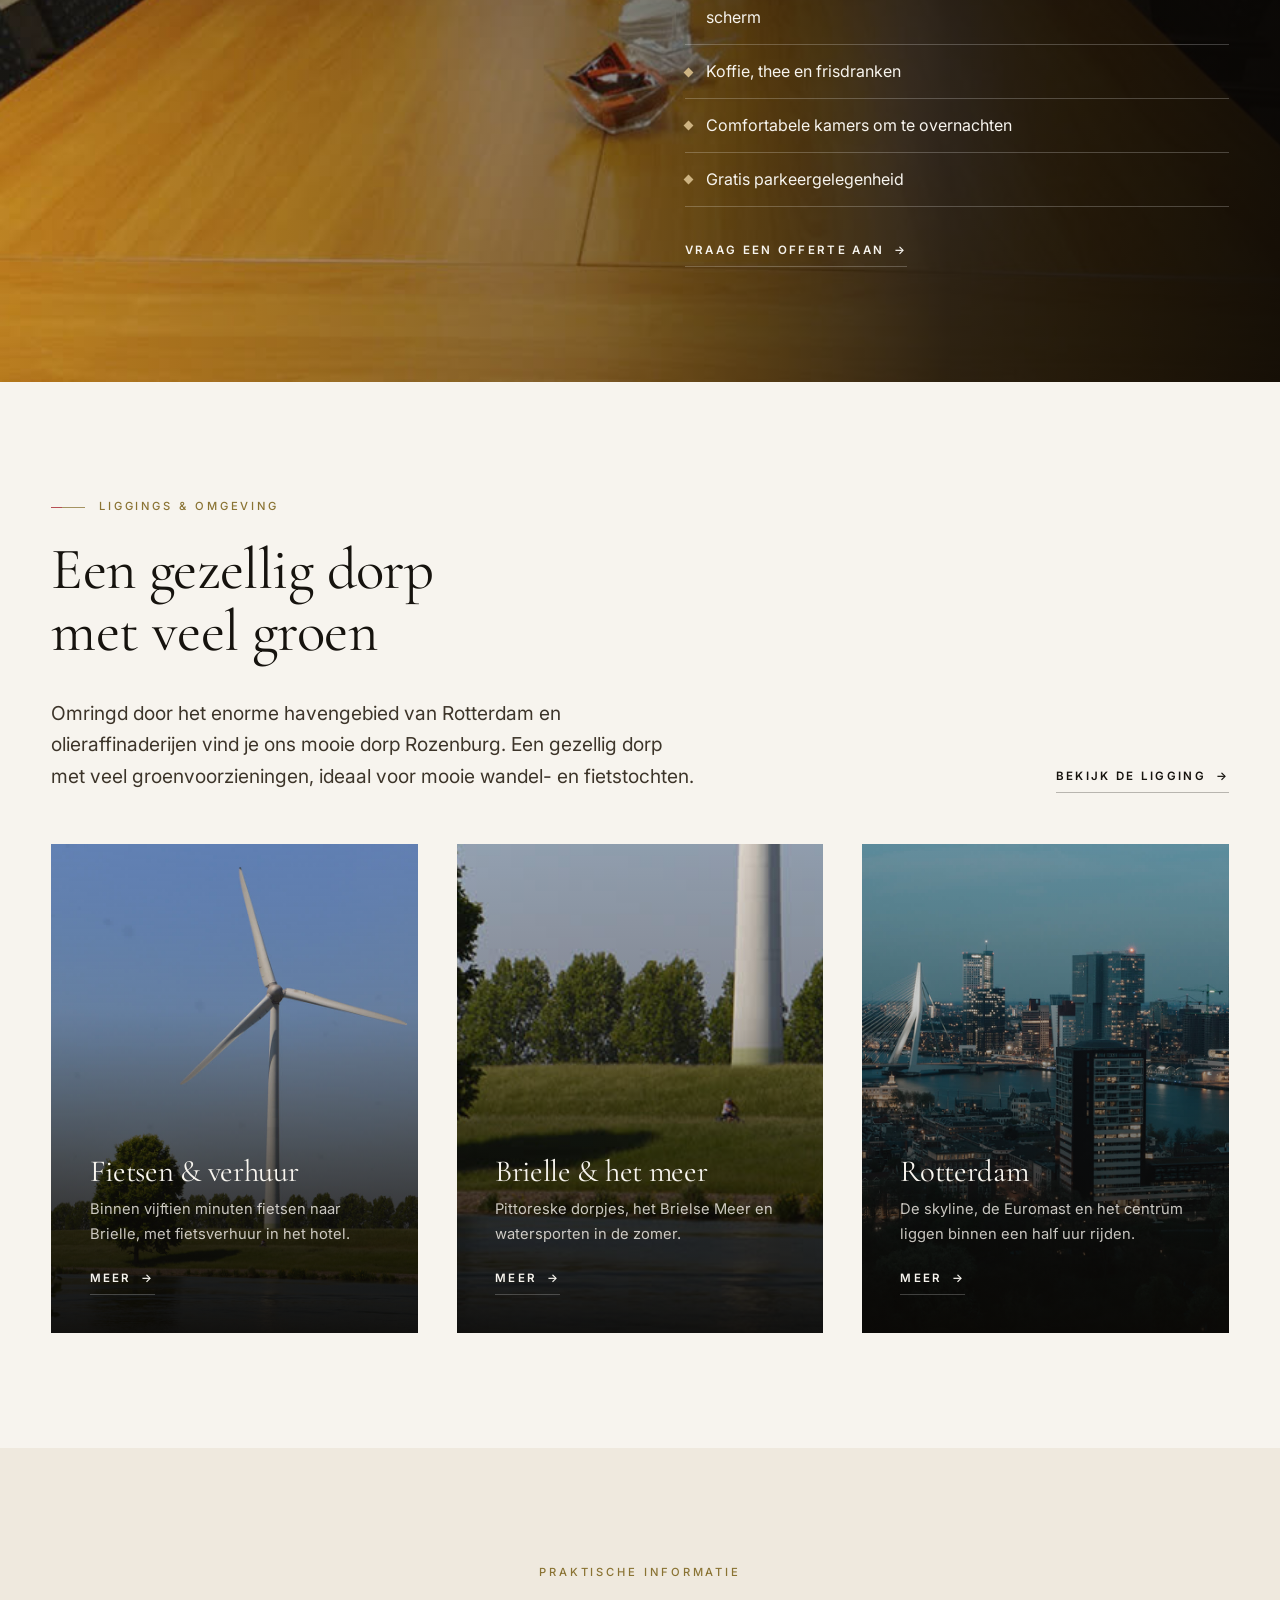
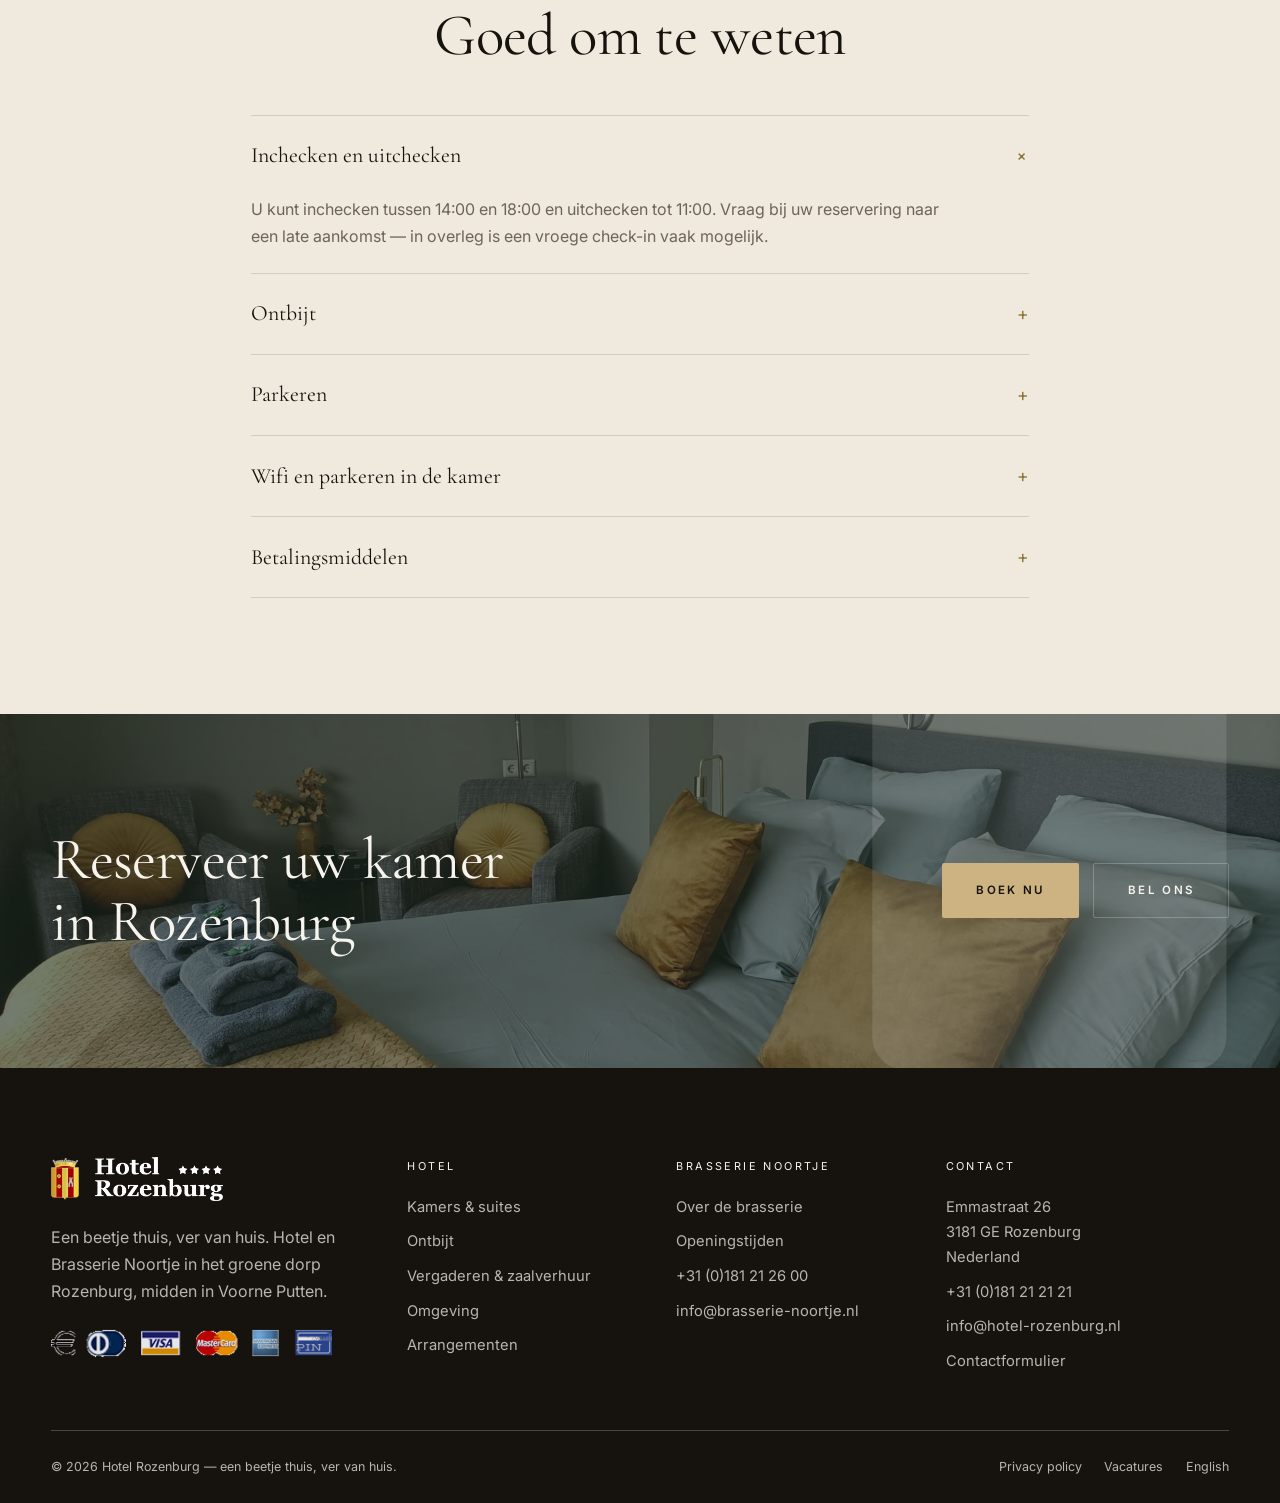
<file: hotel.html>
<!DOCTYPE html>
<html lang="nl">
<head>
<meta charset="utf-8">
<meta name="viewport" content="width=device-width, initial-scale=1">
<title>Het Hotel — 27 kamers in Rozenburg | Hotel Rozenburg</title>
<meta name="description" content="27 stijlvolle kamers in Hotel Rozenburg: standaard en deluxe kamers voor 1 tot 3 personen, eigen badkamer, flatscreen tv, gratis wifi en gratis parkeren.">
<link rel="icon" href="assets/img/favicon.png" type="image/png">
<link rel="preconnect" href="https://fonts.googleapis.com">
<link rel="preconnect" href="https://fonts.gstatic.com" crossorigin>
<link href="https://fonts.googleapis.com/css2?family=Cormorant+Garamond:ital,wght@0,300;0,400;0,500;1,300;1,400&family=Inter:wght@300;400;500;600&display=swap" rel="stylesheet">
<link rel="stylesheet" href="assets/css/style.css">
<noscript><style>[data-reveal]{opacity:1!important;transform:none!important}</style></noscript>
</head>
<body>
<a class="skip-link" href="#main">Direct naar de inhoud</a>

<div class="header-shell">
  <div class="topbar">
    <div class="container topbar__inner">
      <span class="topbar__brand"><img class="crest" src="assets/img/crest-rozenburg.svg" alt="" width="179" height="269" aria-hidden="true">Emmastraat 26 &middot; 3181 GE Rozenburg</span>
      <div class="topbar__list topbar__list--extra">
        <a href="tel:+31181212121">+31 (0)181 21 21 21</a>
        <span class="topbar__sep">/</span>
        <a href="https://hotelrozenburg.nl/en/" lang="en">EN</a>
        <span class="topbar__sep">/</span>
        <a href="https://hotelrozenburg.nl/vacatures/">Vacatures</a>
      </div>
    </div>
  </div>

  <header class="header header--transparent">
    <div class="container header__inner">
      <a class="header__logo" href="index.html" aria-label="Hotel Rozenburg — naar de homepage">
        <img class="header__crest" src="assets/img/crest-rozenburg.svg" alt="" width="179" height="269" aria-hidden="true">
        <img class="logo-light" src="assets/img/logo-hotel.png" alt="Hotel Rozenburg" width="994" height="343">
        <img class="logo-dark" src="assets/img/logo-hotel-ink.png" alt="" width="994" height="343" aria-hidden="true">
      </a>
      <nav class="nav" aria-label="Hoofdnavigatie">
        <a class="nav__link" href="hotel.html" aria-current="page">Hotel</a>
        <a class="nav__link" href="restaurant.html">Brasserie Noortje</a>
        <a class="nav__link" href="arrangementen.html">Arrangementen</a>
        <a class="nav__link" href="hotel.html#omgeving">Omgeving</a>
        <a class="nav__link" href="contact.html">Contact</a>
      </nav>
      <div class="header__actions">
        <a class="btn btn--gold btn--sm" href="https://ibe.smarthotel.nl/?id=aa4fe399-9d43-4f9a-97b3-ec89d5967ba8&amp;segment=Hotel" target="_blank" rel="noopener">Boek nu</a>
        <button class="burger" type="button" aria-label="Menu openen" aria-expanded="false" aria-controls="mobile-menu">
          <span></span><span></span>
        </button>
      </div>
    </div>
  </header>
</div>

<div class="mobile-menu" id="mobile-menu">
  <nav class="mobile-menu__nav" aria-label="Mobiele navigatie">
    <a href="hotel.html">Hotel</a>
    <a href="restaurant.html">Brasserie Noortje</a>
    <a href="arrangementen.html">Arrangementen</a>
    <a href="hotel.html#omgeving">Omgeving</a>
    <a href="contact.html">Contact</a>
  </nav>
  <div class="mobile-menu__foot">
    <a href="tel:+31181212121">+31 (0)181 21 21 21</a>
    <a href="mailto:info@hotel-rozenburg.nl">info@hotel-rozenburg.nl</a>
  </div>
</div>

<main id="main">

  <section class="page-hero">
    <div class="page-hero__media">
      <img src="assets/img/lobby.jpg" alt="De lounge van Hotel Rozenburg" width="1600" height="1067">
    </div>
    <div class="page-hero__content">
      <div class="container">
        <nav class="breadcrumb" aria-label="Kruimelpad">
          <a href="index.html">Home</a> <span aria-hidden="true">/</span> <span>Het hotel</span>
        </nav>
        <img class="crest crest--ornament" src="assets/img/crest-rozenburg.svg" alt="" width="179" height="269" aria-hidden="true">
        <h1>Een hotel met aandacht<br>in het groene Rozenburg</h1>
        <p class="page-hero__text">27 stijlvolle en eigentijdse kamers voor 1, 2 of 3 personen. Eigen badkamer, flatscreen tv, gratis wifi en gratis parkeren voor al onze gasten.</p>
      </div>
    </div>
  </section>

  <section class="section">
    <div class="container">
      <div class="feature">
        <div class="feature__body" data-reveal="hotel">
          <p class="eyebrow">Welkom</p>
          <h2>Standaard of deluxe,<br>altijd stijlvol</h2>
          <p class="lede">Ons hotel ligt in het groene, gastvrije dorp Rozenburg &mdash; een ideale plek voor ontspanning of een comfortabel verblijf tijdens uw reis.</p>
          <p>We bieden 27 stijlvolle en eigentijdse kamers, geschikt voor 1, 2 of 3 personen. Kies uit standaard of deluxe kamers, allemaal voorzien van comfortabele eenpersoonsbedden &mdash; de deluxe kamers hebben een tweepersoonsbed.</p>
          <ul class="feature__list">
            <li>Comfortabele eenpersoonsbedden, tweepersoonsbed in de deluxe kamers</li>
            <li>Een eigen badkamer met toilet</li>
            <li>Flatscreen tv</li>
            <li>Gratis wifi in het hele hotel</li>
            <li>Sommige kamers beschikken over een koelkast</li>
            <li>Gratis parkeergelegenheid voor al onze gasten</li>
          </ul>
          <p><a class="link-arrow" href="https://ibe.smarthotel.nl/?id=aa4fe399-9d43-4f9a-97b3-ec89d5967ba8&amp;segment=Hotel" target="_blank" rel="noopener">Bekijk de beschikbaarheid</a></p>
        </div>
        <div class="feature__media" data-reveal="hotel">
          <div class="media media--tall"><img src="assets/img/room-gold-2.jpg" alt="Deluxe kamer van Hotel Rozenburg" width="1400" height="933" loading="lazy"></div>
        </div>
      </div>
    </div>
  </section>

  <section class="section section--paper2" id="kamers">
    <div class="container">
      <div class="text-center" style="max-width:720px;margin-inline:auto;margin-bottom:clamp(2rem,4vw,3.5rem)" data-reveal="kamers">
        <p class="eyebrow">Kamers &amp; suites</p>
        <h2>Twee kamertypes,<br>27 kamers</h2>
        <p class="lede">Of u nu alleen komt voor een nacht of met z'n drieën: bij ons is er altijd een kamer die past.</p>
      </div>

      <div class="grid grid--2" data-reveal="kamers">
        <article class="card">
          <div class="media media--wide media--zoom"><img src="assets/img/room-single.jpg" alt="Standaard kamer met eenpersoonsbed" width="1400" height="933" loading="lazy"></div>
          <div class="card__body">
            <p class="card__kicker">Standaard</p>
            <h3 class="card__title">Standaard kamer</h3>
            <p class="card__text">Een compacte, eigentijdse kamer met comfortabel eenpersoonsbed, eigen badkamer met toilet, flatscreen tv en gratis wifi. Beschikbaar voor 1, 2 of 3 personen.</p>
            <ul class="tag-list" style="margin-top:1.2rem">
              <li>1 &ndash; 3 personen</li>
              <li>Eigen badkamer</li>
              <li>Flatscreen tv</li>
              <li>Gratis wifi</li>
            </ul>
            <div class="card__foot"><a class="link-arrow" href="https://ibe.smarthotel.nl/?id=aa4fe399-9d43-4f9a-97b3-ec89d5967ba8&amp;segment=Hotel" target="_blank" rel="noopener">Boek een standaard kamer</a></div>
          </div>
        </article>

        <article class="card">
          <div class="media media--wide media--zoom"><img src="assets/img/room-gold-1.jpg" alt="Deluxe kamer met gouden sprei" width="1400" height="933" loading="lazy"></div>
          <div class="card__body">
            <p class="card__kicker">Deluxe</p>
            <h3 class="card__title">Deluxe kamer</h3>
            <p class="card__text">De royale variant met een tweepersoonsbed, een ruime zitcorner en warme, sfeervolle inrichting. In een aantal kamers vindt u een koelkast.</p>
            <ul class="tag-list" style="margin-top:1.2rem">
              <li>2 personen</li>
              <li>Tweepersoonsbed</li>
              <li>Zitcorner</li>
              <li>Koelkast</li>
            </ul>
            <div class="card__foot"><a class="link-arrow" href="https://ibe.smarthotel.nl/?id=aa4fe399-9d43-4f9a-97b3-ec89d5967ba8&amp;segment=Hotel" target="_blank" rel="noopener">Boek een deluxe kamer</a></div>
          </div>
        </article>
      </div>

      <div class="grid grid--4" style="margin-top:clamp(1.5rem,3vw,2.5rem)" data-reveal="kamers">
        <figure class="media media--square media--zoom" style="margin:0"><img src="assets/img/room-twin.jpg" alt="Twee eenpersoonsbedden in een standaard kamer" width="1400" height="933" loading="lazy"></figure>
        <figure class="media media--square media--zoom" style="margin:0"><img src="assets/img/room-gold-3.jpg" alt="Deluxe kamer met warme verlichting" width="1400" height="933" loading="lazy"></figure>
        <figure class="media media--square media--zoom" style="margin:0"><img src="assets/img/room-yellow.jpg" alt="Kamer met gele wand en smal bed" width="1400" height="933" loading="lazy"></figure>
        <figure class="media media--square media--zoom" style="margin:0"><img src="assets/img/room-lounge.jpg" alt="Zithoek in de kamer" width="1400" height="933" loading="lazy"></figure>
      </div>
    </div>
  </section>

  <section class="section" id="ontbijt">
    <div class="container">
      <div class="feature feature--reverse">
        <div class="feature__media" data-reveal="ontbijt">
          <div class="media media--tall"><img src="assets/img/ontbijtzaal.jpg" alt="De lichte ontbijtzaal met houten vloer" width="1600" height="1067" loading="lazy"></div>
        </div>
        <div class="feature__body" data-reveal="ontbijt">
          <p class="eyebrow">Ontbijt</p>
          <h2>Begin de dag<br>in de ontbijtzaal</h2>
          <p class="lede">Wij bieden u een uitgebreid ontbijtbuffet aan in onze gezellige en vernieuwde ontbijtzaal.</p>
          <ul class="hours">
            <li><span>Maandag t/m vrijdag</span><span>06:00 &ndash; 09:30</span></li>
            <li><span>Zaterdag en zondag</span><span>08:00 &ndash; 10:00</span></li>
          </ul>
          <p>Een rustige ochtend in de ontbijtzaal, met verse broodjes, fruit, kaas, eieren en koffie. Vraag ernaar bij het inchecken &mdash; ook op de rustige ochtenden in de week staat de koffie klaar.</p>
          <p><a class="link-arrow" href="contact.html">Vraag naar de ontbijtmogelijkheden</a></p>
        </div>
      </div>
    </div>
  </section>

  <section class="band band--right section--ink" id="vergaderen">
    <div class="band__media">
      <img src="assets/img/vergader-2.jpg" alt="Vergaderruimte met lange tafel en scherm" width="1400" height="933" loading="lazy">
    </div>
    <div class="container">
      <div class="band__body" style="max-width:34rem;margin-left:auto">
        <p class="eyebrow is-light">Vergaderen &amp; zaalverhuur</p>
        <h2>Werken in de Botlek,<br>Europoort of Maasvlakte?</h2>
        <p class="lede">Door de locatie van ons hotel is het ideaal verblijf voor werknemers die werkzaam zijn in de Botlek, Europoort en Maasvlakte.</p>
        <ul class="feature__list">
          <li>Onze vergaderruimtes zijn voorzien van een beamer en/of groot scherm</li>
          <li>Koffie, thee en frisdranken</li>
          <li>Comfortabele kamers om te overnachten</li>
          <li>Gratis parkeergelegenheid</li>
        </ul>
        <p style="margin-top:1.75rem"><a class="link-arrow link-arrow--light" href="contact.html">Vraag een offerte aan</a></p>
      </div>
    </div>
  </section>

  <section class="section" id="omgeving">
    <div class="container">
      <div class="section-head" data-reveal="omgeving">
        <div>
          <p class="eyebrow">Liggings &amp; omgeving</p>
          <h2>Een gezellig dorp<br>met veel groen</h2>
          <p class="lede">Omringd door het enorme havengebied van Rotterdam en olieraffinaderijen vind je ons mooie dorp Rozenburg. Een gezellig dorp met veel groenvoorzieningen, ideaal voor mooie wandel- en fietstochten.</p>
        </div>
        <div class="section-head__aside">
          <a class="link-arrow" href="https://hotelrozenburg.nl/ligging/">Bekijk de ligging</a>
        </div>
      </div>

      <div class="grid grid--3" data-reveal="omgeving">
        <a class="tile" href="https://hotelrozenburg.nl/fietsverhuur/">
          <div class="media media--tall"><img src="assets/img/landschap.jpg" alt="Groene weilanden op Voorne Putten" width="1600" height="686" loading="lazy"></div>
          <div class="tile__body">
            <h3 class="tile__title">Fietsen &amp; verhuur</h3>
            <p class="tile__text">Binnen vijftien minuten fietsen naar Brielle, met fietsverhuur in het hotel.</p>
            <span class="link-arrow link-arrow--light">Meer</span>
          </div>
        </a>
        <a class="tile" href="https://hotelrozenburg.nl/ligging/">
          <div class="media media--tall"><img src="assets/img/omgeving.jpg" alt="Weide en bomen rondom Rozenburg" width="1600" height="1067" loading="lazy"></div>
          <div class="tile__body">
            <h3 class="tile__title">Brielle &amp; het meer</h3>
            <p class="tile__text">Pittoreske dorpjes, het Brielse Meer en watersporten in de zomer.</p>
            <span class="link-arrow link-arrow--light">Meer</span>
          </div>
        </a>
        <a class="tile" href="https://hotelrozenburg.nl/ligging/">
          <div class="media media--tall"><img src="assets/img/rotterdam.jpg" alt="Skyline van Rotterdam in de schemering" width="1400" height="933" loading="lazy"></div>
          <div class="tile__body">
            <h3 class="tile__title">Rotterdam</h3>
            <p class="tile__text">De skyline, de Euromast en het centrum liggen binnen een half uur rijden.</p>
            <span class="link-arrow link-arrow--light">Meer</span>
          </div>
        </a>
      </div>
    </div>
  </section>

  <section class="section section--paper2">
    <div class="container container--narrow">
      <div class="text-center" style="margin-bottom:clamp(2rem,4vw,3rem)" data-reveal="info">
        <p class="eyebrow">Praktische informatie</p>
        <h2>Goed om te weten</h2>
      </div>

      <div class="accordion" data-reveal="info">
        <div class="accordion__item is-open">
          <button class="accordion__trigger" type="button" aria-expanded="true">Inchecken en uitchecken</button>
          <div class="accordion__panel"><div><p>U kunt inchecken tussen 14:00 en 18:00 en uitchecken tot 11:00. Vraag bij uw reservering naar een late aankomst &mdash; in overleg is een vroege check-in vaak mogelijk.</p></div></div>
        </div>
        <div class="accordion__item">
          <button class="accordion__trigger" type="button" aria-expanded="false">Ontbijt</button>
          <div class="accordion__panel"><div><p>Het ontbijtbuffet is dagelijks beschikbaar: maandag t/m vrijdag van 06:00 tot 09:30 en in het weekend van 08:00 tot 10:00.</p></div></div>
        </div>
        <div class="accordion__item">
          <button class="accordion__trigger" type="button" aria-expanded="false">Parkeren</button>
          <div class="accordion__panel"><div><p>Gratis parkeergelegenheid is beschikbaar voor al onze gasten. Ook bij zakelijk verblijf parkeert u kosteloos.</p></div></div>
        </div>
        <div class="accordion__item">
          <button class="accordion__trigger" type="button" aria-expanded="false">Wifi en parkeren in de kamer</button>
          <div class="accordion__panel"><div><p>Gratis wifi is beschikbaar in het hele hotel. In iedere kamer vindt u een flatscreen tv en een eigen badkamer met toilet; sommige kamers hebben een koelkast.</p></div></div>
        </div>
        <div class="accordion__item">
          <button class="accordion__trigger" type="button" aria-expanded="false">Betalingsmiddelen</button>
          <div class="accordion__panel"><div><p>Wij accepteren de volgende betaalmiddelen: iDEAL, Bancontact, creditcard en bankoverschijving.</p></div></div>
        </div>
      </div>
    </div>
  </section>

  <section class="cta-band">
    <div class="cta-band__media"><img src="assets/img/hero-room.jpg" alt="" width="1400" height="933" loading="lazy"></div>
    <img class="cta-band__crest" src="assets/img/crest-rozenburg.svg" alt="" width="179" height="269" aria-hidden="true">
    <div class="container cta-band__inner">
      <h2>Reserveer uw kamer in Rozenburg</h2>
      <div class="hero__actions" style="margin-top:0">
        <a class="btn btn--gold" href="https://ibe.smarthotel.nl/?id=aa4fe399-9d43-4f9a-97b3-ec89d5967ba8&amp;segment=Hotel" target="_blank" rel="noopener">Boek nu</a>
        <a class="btn btn--ghost-light" href="tel:+31181212121">Bel ons</a>
      </div>
    </div>
  </section>

</main>

<footer class="footer" id="footer">
  <div class="container">
    <div class="footer__grid">
      <div>
        <div class="footer__brand">
          <img class="crest crest--footer" src="assets/img/crest-rozenburg.svg" alt="" width="179" height="269" aria-hidden="true">
          <img class="footer__logo" src="assets/img/logo-hotel.png" alt="Hotel Rozenburg" width="994" height="343" loading="lazy">
        </div>
        <p>Een beetje thuis, ver van huis. Hotel en Brasserie Noortje in het groene dorp Rozenburg, midden in Voorne Putten.</p>
        <p class="footer__payments" style="margin-top:1.4rem">
          <img src="assets/img/betaalmethoden.gif" alt="Aangenomen betaalmiddelen" width="300" height="32" loading="lazy">
        </p>
      </div>
      <div>
        <p class="footer__title">Hotel</p>
        <ul class="footer__list">
          <li><a href="hotel.html">Kamers &amp; suites</a></li>
          <li><a href="hotel.html#ontbijt">Ontbijt</a></li>
          <li><a href="hotel.html#vergaderen">Vergaderen &amp; zaalverhuur</a></li>
          <li><a href="hotel.html#omgeving">Omgeving</a></li>
          <li><a href="arrangementen.html">Arrangementen</a></li>
        </ul>
      </div>
      <div>
        <p class="footer__title">Brasserie Noortje</p>
        <ul class="footer__list">
          <li><a href="restaurant.html">Over de brasserie</a></li>
          <li><a href="restaurant.html#openingstijden">Openingstijden</a></li>
          <li><a href="tel:+31181212600">+31 (0)181 21 26 00</a></li>
          <li><a href="mailto:info@brasserie-noortje.nl">info@brasserie-noortje.nl</a></li>
        </ul>
      </div>
      <div>
        <p class="footer__title">Contact</p>
        <ul class="footer__list">
          <li>Emmastraat 26<br>3181 GE Rozenburg<br>Nederland</li>
          <li><a href="tel:+31181212121">+31 (0)181 21 21 21</a></li>
          <li><a href="mailto:info@hotel-rozenburg.nl">info@hotel-rozenburg.nl</a></li>
          <li><a href="contact.html">Contactformulier</a></li>
        </ul>
      </div>
    </div>
    <div class="footer__bottom">
      <p style="margin:0">&copy; <span data-year>2026</span> Hotel Rozenburg &mdash; een beetje thuis, ver van huis.</p>
      <div class="footer__legal">
        <a href="https://hotelrozenburg.nl/privacy-policy/">Privacy policy</a>
        <a href="https://hotelrozenburg.nl/vacatures/">Vacatures</a>
        <a href="https://hotelrozenburg.nl/en/" lang="en">English</a>
      </div>
    </div>
  </div>
</footer>

<button class="to-top" type="button" aria-label="Terug naar boven">&uarr;</button>
<script type="module" src="assets/js/main.js"></script>
</body>
</html>
</file>
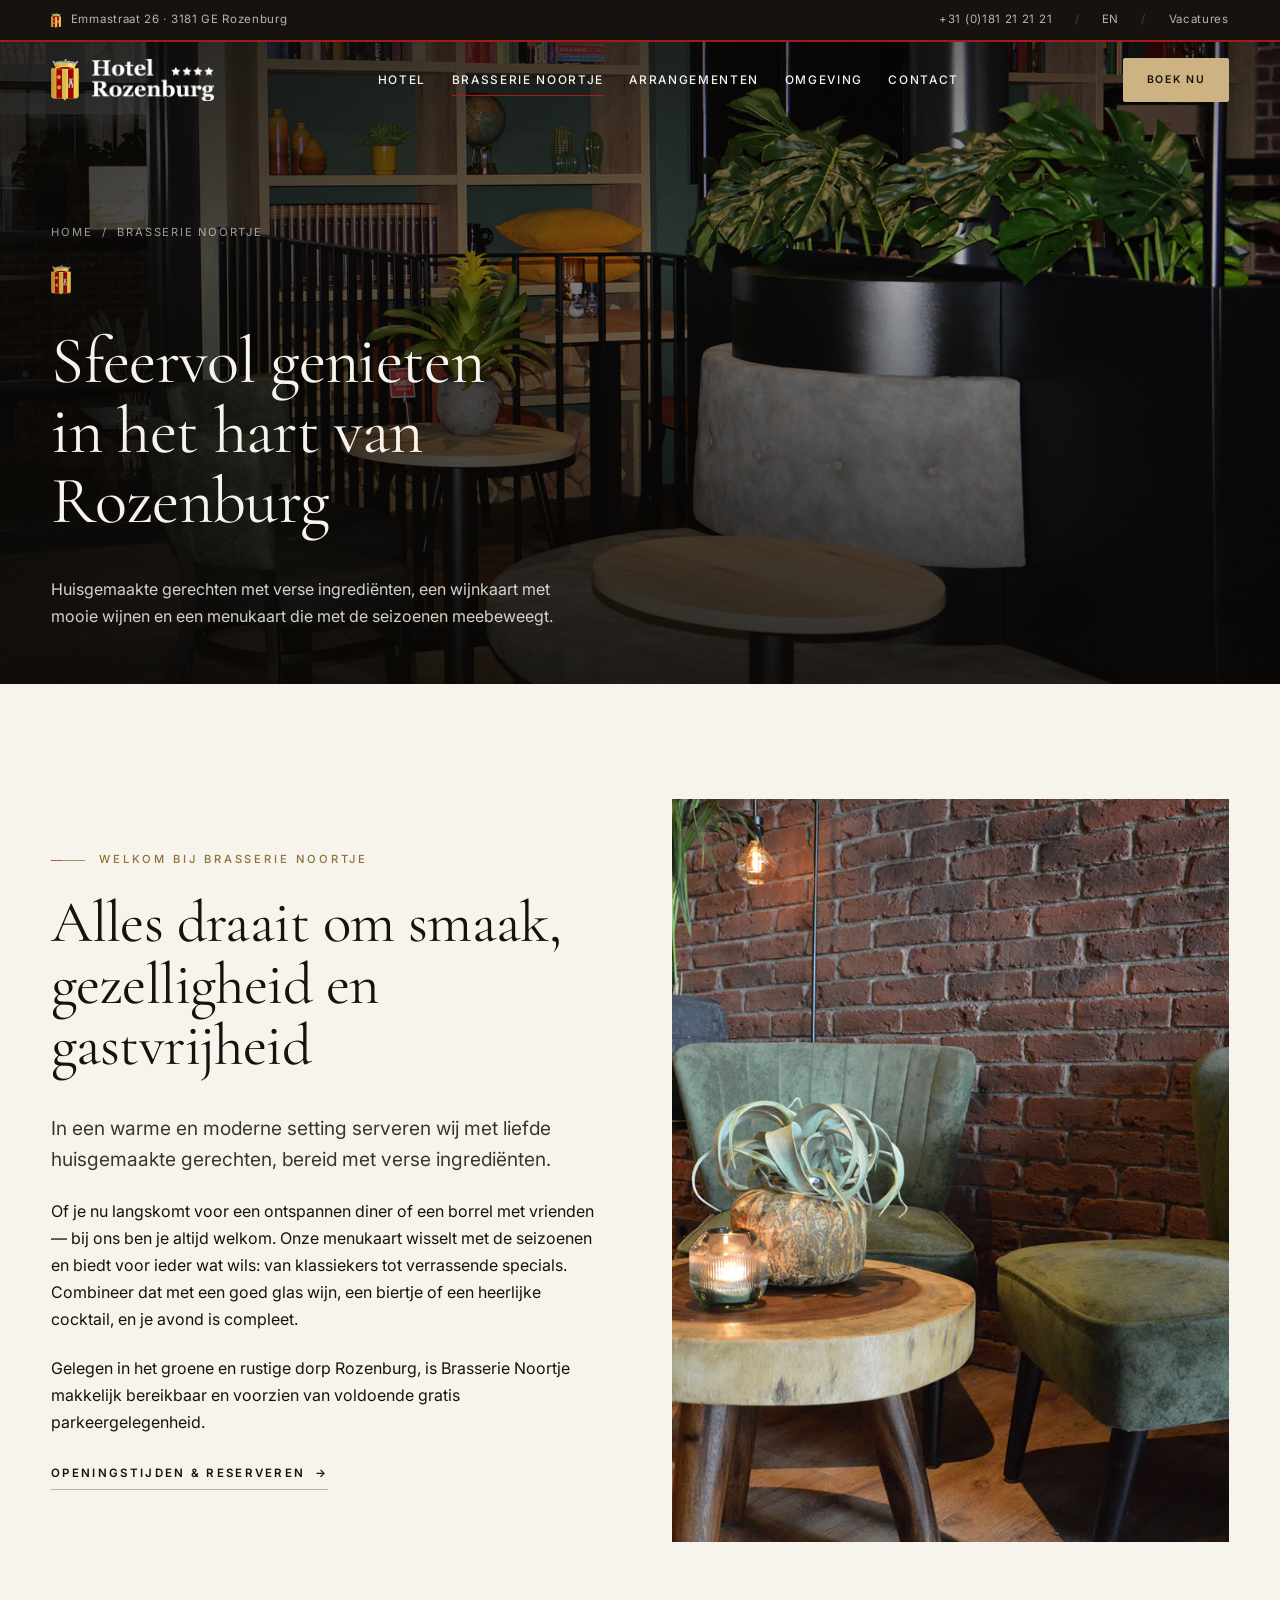
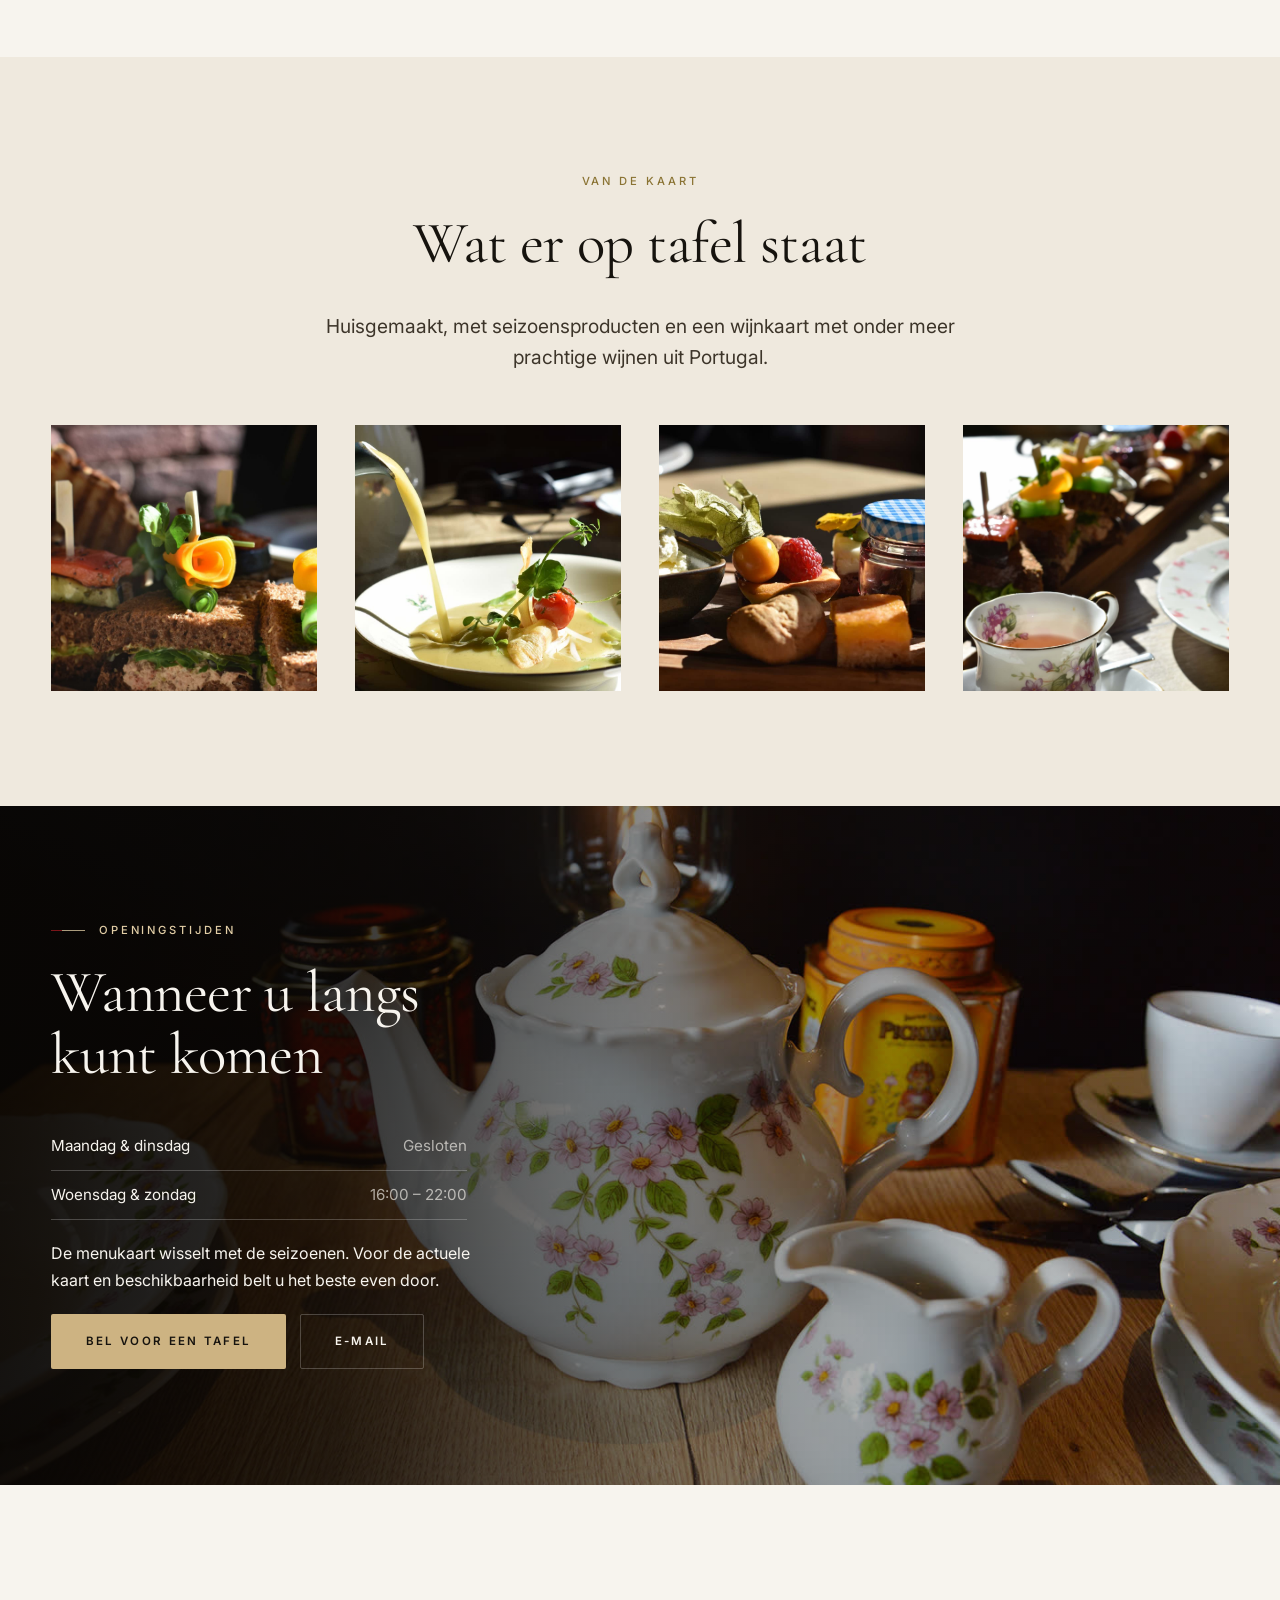
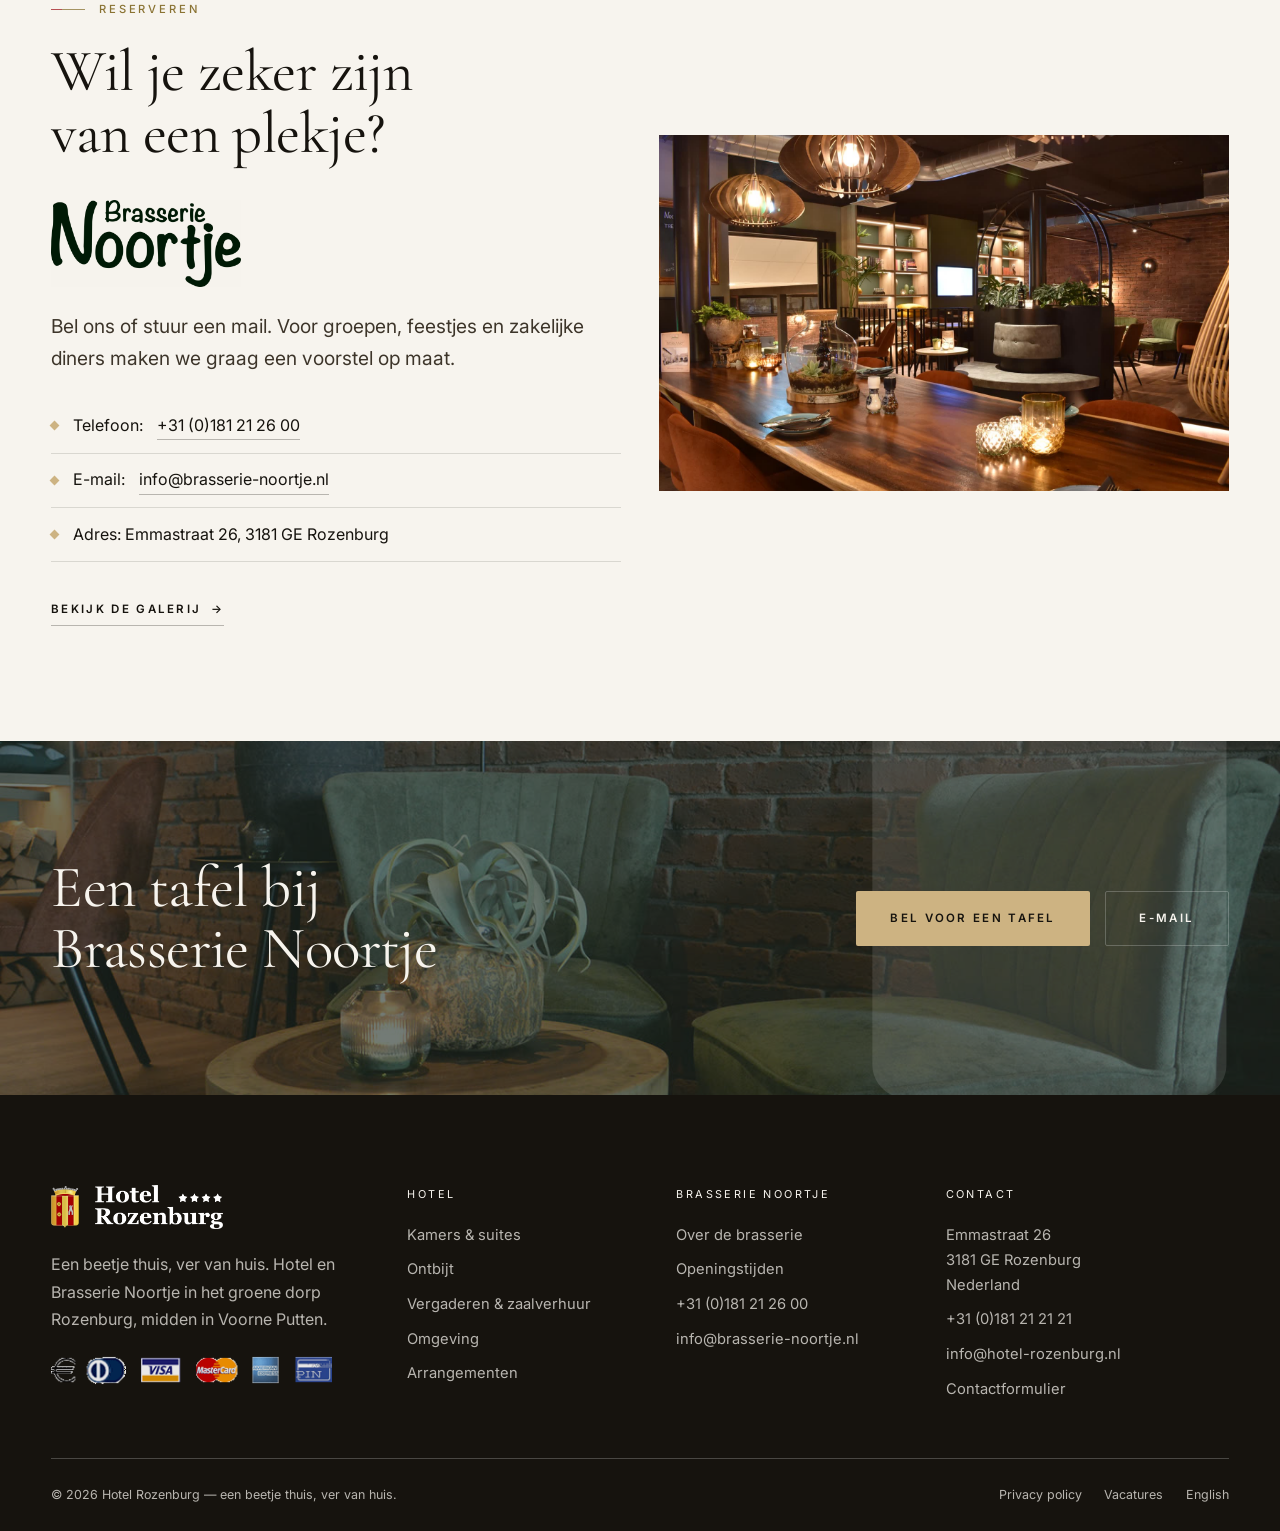
<file: restaurant.html>
<!DOCTYPE html>
<html lang="nl">
<head>
<meta charset="utf-8">
<meta name="viewport" content="width=device-width, initial-scale=1">
<title>Brasserie Noortje — Restaurant in Rozenburg | Hotel Rozenburg</title>
<meta name="description" content="Brasserie Noortje in Rozenburg: huisgemaakte gerechten met verse ingrediënten in een warme, moderne setting. Huisgemaakte menukaart, wijnen en high tea.">
<link rel="icon" href="assets/img/favicon.png" type="image/png">
<link rel="preconnect" href="https://fonts.googleapis.com">
<link rel="preconnect" href="https://fonts.gstatic.com" crossorigin>
<link href="https://fonts.googleapis.com/css2?family=Cormorant+Garamond:ital,wght@0,300;0,400;0,500;1,300;1,400&family=Inter:wght@300;400;500;600&display=swap" rel="stylesheet">
<link rel="stylesheet" href="assets/css/style.css">
<noscript><style>[data-reveal]{opacity:1!important;transform:none!important}</style></noscript>
</head>
<body>
<a class="skip-link" href="#main">Direct naar de inhoud</a>

<div class="header-shell">
  <div class="topbar">
    <div class="container topbar__inner">
      <span class="topbar__brand"><img class="crest" src="assets/img/crest-rozenburg.svg" alt="" width="179" height="269" aria-hidden="true">Emmastraat 26 &middot; 3181 GE Rozenburg</span>
      <div class="topbar__list topbar__list--extra">
        <a href="tel:+31181212121">+31 (0)181 21 21 21</a>
        <span class="topbar__sep">/</span>
        <a href="https://hotelrozenburg.nl/en/" lang="en">EN</a>
        <span class="topbar__sep">/</span>
        <a href="https://hotelrozenburg.nl/vacatures/">Vacatures</a>
      </div>
    </div>
  </div>

  <header class="header header--transparent">
    <div class="container header__inner">
      <a class="header__logo" href="index.html" aria-label="Hotel Rozenburg — naar de homepage">
        <img class="header__crest" src="assets/img/crest-rozenburg.svg" alt="" width="179" height="269" aria-hidden="true">
        <img class="logo-light" src="assets/img/logo-hotel.png" alt="Hotel Rozenburg" width="994" height="343">
        <img class="logo-dark" src="assets/img/logo-hotel-ink.png" alt="" width="994" height="343" aria-hidden="true">
      </a>
      <nav class="nav" aria-label="Hoofdnavigatie">
        <a class="nav__link" href="hotel.html">Hotel</a>
        <a class="nav__link" href="restaurant.html" aria-current="page">Brasserie Noortje</a>
        <a class="nav__link" href="arrangementen.html">Arrangementen</a>
        <a class="nav__link" href="hotel.html#omgeving">Omgeving</a>
        <a class="nav__link" href="contact.html">Contact</a>
      </nav>
      <div class="header__actions">
        <a class="btn btn--gold btn--sm" href="https://ibe.smarthotel.nl/?id=aa4fe399-9d43-4f9a-97b3-ec89d5967ba8&amp;segment=Hotel" target="_blank" rel="noopener">Boek nu</a>
        <button class="burger" type="button" aria-label="Menu openen" aria-expanded="false" aria-controls="mobile-menu">
          <span></span><span></span>
        </button>
      </div>
    </div>
  </header>
</div>

<div class="mobile-menu" id="mobile-menu">
  <nav class="mobile-menu__nav" aria-label="Mobiele navigatie">
    <a href="hotel.html">Hotel</a>
    <a href="restaurant.html">Brasserie Noortje</a>
    <a href="arrangementen.html">Arrangementen</a>
    <a href="hotel.html#omgeving">Omgeving</a>
    <a href="contact.html">Contact</a>
  </nav>
  <div class="mobile-menu__foot">
    <a href="tel:+31181212600">+31 (0)181 21 26 00</a>
    <a href="mailto:info@brasserie-noortje.nl">info@brasserie-noortje.nl</a>
  </div>
</div>

<main id="main">

  <section class="page-hero">
    <div class="page-hero__media">
      <img src="assets/img/brasserie-interior.jpg" alt="Het interieur van Brasserie Noortje" width="1800" height="1200">
    </div>
    <div class="page-hero__content">
      <div class="container">
        <nav class="breadcrumb" aria-label="Kruimelpad">
          <a href="index.html">Home</a> <span aria-hidden="true">/</span> <span>Brasserie Noortje</span>
        </nav>
        <img class="crest crest--ornament" src="assets/img/crest-rozenburg.svg" alt="" width="179" height="269" aria-hidden="true">
        <h1>Sfeervol genieten<br>in het hart van Rozenburg</h1>
        <p class="page-hero__text">Huisgemaakte gerechten met verse ingrediënten, een wijnkaart met mooie wijnen en een menukaart die met de seizoenen meebeweegt.</p>
      </div>
    </div>
  </section>

  <section class="section">
    <div class="container">
      <div class="feature">
        <div class="feature__body" data-reveal="brasserie">
          <p class="eyebrow">Welkom bij Brasserie Noortje</p>
          <h2>Alles draait om smaak,<br>gezelligheid en gastvrijheid</h2>
          <p class="lede">In een warme en moderne setting serveren wij met liefde huisgemaakte gerechten, bereid met verse ingrediënten.</p>
          <p>Of je nu langskomt voor een ontspannen diner of een borrel met vrienden &mdash; bij ons ben je altijd welkom. Onze menukaart wisselt met de seizoenen en biedt voor ieder wat wils: van klassiekers tot verrassende specials. Combineer dat met een goed glas wijn, een biertje of een heerlijke cocktail, en je avond is compleet.</p>
          <p>Gelegen in het groene en rustige dorp Rozenburg, is Brasserie Noortje makkelijk bereikbaar en voorzien van voldoende gratis parkeergelegenheid.</p>
          <p><a class="link-arrow" href="#openingstijden">Openingstijden &amp; reserveren</a></p>
        </div>
        <div class="feature__media" data-reveal="brasserie">
          <div class="media media--tall"><img src="assets/img/brasserie-lounge.jpg" alt="Groene fauteuils bij de haard in Brasserie Noortje" width="1400" height="933" loading="lazy"></div>
        </div>
      </div>
    </div>
  </section>

  <section class="section section--paper2">
    <div class="container">
      <div class="text-center" style="max-width:680px;margin-inline:auto;margin-bottom:clamp(2rem,4vw,3.5rem)" data-reveal="menu">
        <p class="eyebrow">Van de kaart</p>
        <h2>Wat er op tafel staat</h2>
        <p class="lede">Huisgemaakt, met seizoensproducten en een wijnkaart met onder meer prachtige wijnen uit Portugal.</p>
      </div>
      <div class="grid grid--4" data-reveal="menu">
        <figure class="media media--square media--zoom" style="margin:0"><img src="assets/img/food-3.jpg" alt="Charcuterie met verse producten" width="1200" height="1200" loading="lazy"></figure>
        <figure class="media media--square media--zoom" style="margin:0"><img src="assets/img/food-2.jpg" alt="Een gerecht wordt aan tafel opgemaakt" width="1200" height="1200" loading="lazy"></figure>
        <figure class="media media--square media--zoom" style="margin:0"><img src="assets/img/food-4.jpg" alt="Kazen en fruit op een plank" width="1200" height="1200" loading="lazy"></figure>
        <figure class="media media--square media--zoom" style="margin:0"><img src="assets/img/food-1.jpg" alt="Huisgemaakt dessert met thee" width="1200" height="1200" loading="lazy"></figure>
      </div>
    </div>
  </section>

  <section class="band section--ink" id="openingstijden">
    <div class="band__media">
      <img src="assets/img/high-tea.jpg" alt="Engelse high tea met porselein" width="1400" height="933" loading="lazy">
    </div>
    <div class="container">
      <div class="band__body" style="max-width:34rem">
        <p class="eyebrow is-light">Openingstijden</p>
        <h2>Wanneer u langs kunt komen</h2>
        <ul class="hours">
          <li><span>Maandag &amp; dinsdag</span><span>Gesloten</span></li>
          <li><span>Woensdag &amp; zondag</span><span>16:00 &ndash; 22:00</span></li>
        </ul>
        <p>De menukaart wisselt met de seizoenen. Voor de actuele kaart en beschikbaarheid belt u het beste even door.</p>
        <div class="hero__actions" style="margin-top:1.25rem">
          <a class="btn btn--gold" href="tel:+31181212600">Bel voor een tafel</a>
          <a class="btn btn--ghost-light" href="mailto:info@brasserie-noortje.nl">E-mail</a>
        </div>
      </div>
    </div>
  </section>

  <section class="section">
    <div class="container">
      <div class="grid grid--2" style="align-items:center">
        <div data-reveal="cta">
          <p class="eyebrow">Reserveren</p>
          <h2>Wil je zeker zijn van een plekje?</h2>
          <img src="assets/img/logo-noortje.png" alt="Brasserie Noortje" width="307" height="142" loading="lazy" style="width:190px;height:auto;margin-bottom:1.5rem">
          <p class="lede">Bel ons of stuur een mail. Voor groepen, feestjes en zakelijke diners maken we graag een voorstel op maat.</p>
          <ul class="feature__list" style="margin-top:1.5rem">
            <li>Telefoon: <a class="link-underline" href="tel:+31181212600">+31 (0)181 21 26 00</a></li>
            <li>E-mail: <a class="link-underline" href="mailto:info@brasserie-noortje.nl">info@brasserie-noortje.nl</a></li>
            <li>Adres: Emmastraat 26, 3181 GE Rozenburg</li>
          </ul>
          <p style="margin-top:2rem"><a class="link-arrow" href="https://hotelrozenburg.nl/galerij-restaurant/">Bekijk de galerij</a></p>
        </div>
        <div data-reveal="cta">
          <div class="media media--wide media--zoom"><img src="assets/img/sfeer.jpg" alt="De bar van Brasserie Noortje met hanglampen" width="1600" height="1067" loading="lazy"></div>
        </div>
      </div>
    </div>
  </section>

  <section class="cta-band">
    <div class="cta-band__media"><img src="assets/img/brasserie-lounge.jpg" alt="" width="1400" height="933" loading="lazy"></div>
    <img class="cta-band__crest" src="assets/img/crest-rozenburg.svg" alt="" width="179" height="269" aria-hidden="true">
    <div class="container cta-band__inner">
      <h2>Een tafel bij Brasserie Noortje</h2>
      <div class="hero__actions" style="margin-top:0">
        <a class="btn btn--gold" href="tel:+31181212600">Bel voor een tafel</a>
        <a class="btn btn--ghost-light" href="mailto:info@brasserie-noortje.nl">E-mail</a>
      </div>
    </div>
  </section>

</main>

<footer class="footer" id="footer">
  <div class="container">
    <div class="footer__grid">
      <div>
        <div class="footer__brand">
          <img class="crest crest--footer" src="assets/img/crest-rozenburg.svg" alt="" width="179" height="269" aria-hidden="true">
          <img class="footer__logo" src="assets/img/logo-hotel.png" alt="Hotel Rozenburg" width="994" height="343" loading="lazy">
        </div>
        <p>Een beetje thuis, ver van huis. Hotel en Brasserie Noortje in het groene dorp Rozenburg, midden in Voorne Putten.</p>
        <p class="footer__payments" style="margin-top:1.4rem">
          <img src="assets/img/betaalmethoden.gif" alt="Aangenomen betaalmiddelen" width="300" height="32" loading="lazy">
        </p>
      </div>
      <div>
        <p class="footer__title">Hotel</p>
        <ul class="footer__list">
          <li><a href="hotel.html">Kamers &amp; suites</a></li>
          <li><a href="hotel.html#ontbijt">Ontbijt</a></li>
          <li><a href="hotel.html#vergaderen">Vergaderen &amp; zaalverhuur</a></li>
          <li><a href="hotel.html#omgeving">Omgeving</a></li>
          <li><a href="arrangementen.html">Arrangementen</a></li>
        </ul>
      </div>
      <div>
        <p class="footer__title">Brasserie Noortje</p>
        <ul class="footer__list">
          <li><a href="restaurant.html">Over de brasserie</a></li>
          <li><a href="restaurant.html#openingstijden">Openingstijden</a></li>
          <li><a href="tel:+31181212600">+31 (0)181 21 26 00</a></li>
          <li><a href="mailto:info@brasserie-noortje.nl">info@brasserie-noortje.nl</a></li>
        </ul>
      </div>
      <div>
        <p class="footer__title">Contact</p>
        <ul class="footer__list">
          <li>Emmastraat 26<br>3181 GE Rozenburg<br>Nederland</li>
          <li><a href="tel:+31181212121">+31 (0)181 21 21 21</a></li>
          <li><a href="mailto:info@hotel-rozenburg.nl">info@hotel-rozenburg.nl</a></li>
          <li><a href="contact.html">Contactformulier</a></li>
        </ul>
      </div>
    </div>
    <div class="footer__bottom">
      <p style="margin:0">&copy; <span data-year>2026</span> Hotel Rozenburg &mdash; een beetje thuis, ver van huis.</p>
      <div class="footer__legal">
        <a href="https://hotelrozenburg.nl/privacy-policy/">Privacy policy</a>
        <a href="https://hotelrozenburg.nl/vacatures/">Vacatures</a>
        <a href="https://hotelrozenburg.nl/en/" lang="en">English</a>
      </div>
    </div>
  </div>
</footer>

<button class="to-top" type="button" aria-label="Terug naar boven">&uarr;</button>
<script type="module" src="assets/js/main.js"></script>
</body>
</html>
</file>
<file: assets/css/style.css>
/* ==========================================================================
   Hotel Rozenburg — concept redesign
   Inspired by the editorial luxury language of maybourne.com (The Berkeley)
   ========================================================================== */

/* 1. Tokens ------------------------------------------------------------- */
:root {
  --ink: #16130e;
  --ink-2: #2b251c;
  --ink-3: #3d352a;
  --paper: #f7f4ee;
  --paper-2: #efe9de;
  --paper-3: #e6ddcd;
  --gold: #cdb382;
  --gold-soft: #e2cea6;
  --gold-deep: #8a7333;
  --rozenburg-red: #a11a20;
  --rozenburg-red-soft: #c24a4f;
  --muted: #6d6556;
  --forest: #1e2a23;

  --line: rgba(22, 19, 14, 0.13);
  --line-strong: rgba(22, 19, 14, 0.28);
  --line-invert: rgba(255, 255, 255, 0.22);

  --f-display: "Cormorant Garamond", "Times New Roman", Georgia, serif;
  --f-body: "Inter", system-ui, -apple-system, "Segoe UI", Arial, sans-serif;

  --container: 1360px;
  --gutter: clamp(1.25rem, 4vw, 4rem);
  --section-y: clamp(4.5rem, 9vw, 9rem);
  --radius: 2px;

  --ease: cubic-bezier(0.22, 0.61, 0.36, 1);
  --header-h: 76px;
}

/* 2. Reset -------------------------------------------------------------- */
*,
*::before,
*::after { box-sizing: border-box; }

html {
  -webkit-text-size-adjust: 100%;
  scroll-behavior: smooth;
  scroll-padding-top: calc(var(--header-h) + 20px);
}

body {
  margin: 0;
  background: var(--paper);
  color: var(--ink);
  font-family: var(--f-body);
  font-size: 1rem;
  line-height: 1.7;
  font-weight: 400;
  -webkit-font-smoothing: antialiased;
  overflow-x: hidden;
}

body.is-locked { overflow: hidden; }

img, picture, video, svg { display: block; max-width: 100%; }
img { height: auto; }

a { color: inherit; text-decoration: none; }

button, input, select, textarea { font: inherit; color: inherit; }

:focus-visible {
  outline: 2px solid var(--gold-deep);
  outline-offset: 3px;
}

::selection { background: var(--gold); color: var(--ink); }

.skip-link {
  position: absolute;
  left: -9999px;
  top: 0;
  z-index: 999;
  background: var(--ink);
  color: var(--paper);
  padding: 0.75rem 1.25rem;
}
.skip-link:focus { left: 0; }

/* 3. Typography --------------------------------------------------------- */
h1, h2, h3, h4 {
  font-family: var(--f-display);
  font-weight: 400;
  line-height: 1.05;
  letter-spacing: -0.01em;
  margin: 0 0 0.6em;
  text-wrap: balance;
}

h1 { font-size: clamp(2.9rem, 7.4vw, 6.4rem); }
h2 { font-size: clamp(2.1rem, 4.6vw, 3.9rem); }
h3 { font-size: clamp(1.5rem, 2.4vw, 2.1rem); line-height: 1.15; }
h4 { font-size: clamp(1.15rem, 1.6vw, 1.4rem); line-height: 1.25; }

p { margin: 0 0 1.1em; }
p:last-child { margin-bottom: 0; }

.lede {
  font-size: clamp(1.06rem, 1.5vw, 1.3rem);
  line-height: 1.65;
  color: var(--ink-3);
}

.eyebrow {
  display: block;
  font-size: 0.7rem;
  font-weight: 500;
  letter-spacing: 0.26em;
  text-transform: uppercase;
  color: var(--gold-deep);
  margin: 0 0 1.4rem;
  max-width: 100%;
}
.eyebrow::before {
  content: "";
  display: inline-block;
  width: 34px;
  height: 1px;
  background: linear-gradient(to right, var(--rozenburg-red) 0 11px, currentColor 11px 34px);
  opacity: 0.75;
  vertical-align: middle;
  margin-right: 0.85rem;
}
.eyebrow.is-light { color: var(--gold-soft); }

/* Rozenburg coat of arms (wapen van Rozenburg, Hoge Raad van Adel) */
.crest {
  display: inline-block;
  width: auto;
  height: 15px;
  vertical-align: -1px;
  opacity: 0.95;
}
.crest--footer { height: 42px; margin-bottom: 0; opacity: 0.95; }
.crest--ornament { height: 30px; margin-bottom: 1.5rem; opacity: 0.85; }
.topbar__brand { display: inline-flex; align-items: center; gap: 0.6rem; }

.text-center { text-align: center; }
.text-center .eyebrow::before { display: none; }
.max-60 { max-width: 60ch; }
.mx-auto { margin-left: auto; margin-right: auto; }

/* 4. Layout ------------------------------------------------------------- */
.container {
  width: 100%;
  max-width: var(--container);
  margin-inline: auto;
  padding-inline: var(--gutter);
}
.container--wide { max-width: 1680px; }
.container--narrow { max-width: 880px; }

.section { padding-block: var(--section-y); }
.section--tight { padding-block: clamp(2.5rem, 5vw, 5rem); }
.section--paper2 { background: var(--paper-2); }
.section--ink { background: var(--ink); color: var(--paper); }
.section--ink .lede { color: rgba(247, 244, 238, 0.72); }
.section--ink .eyebrow { color: var(--gold-soft); }

.rule { height: 1px; background: var(--line); border: 0; margin: 0; }

.grid { display: grid; gap: clamp(1.5rem, 3vw, 2.75rem); }
.grid--2 { grid-template-columns: repeat(2, minmax(0, 1fr)); }
.grid--3 { grid-template-columns: repeat(3, minmax(0, 1fr)); }
.grid--4 { grid-template-columns: repeat(4, minmax(0, 1fr)); }
.grid--sidebar { grid-template-columns: minmax(0, 1fr) minmax(0, 0.85fr); align-items: center; }

/* Section header: statement + optional aside, aligned on the baseline */
.section-head {
  display: grid;
  grid-template-columns: minmax(0, 1fr) auto;
  align-items: end;
  gap: clamp(1.5rem, 4vw, 3rem);
  margin-bottom: clamp(2rem, 4vw, 3.5rem);
}
.section-head__aside { justify-self: end; }
.section-head .lede { max-width: 54ch; }
.section-head--center {
  display: block;
  text-align: center;
  max-width: 46rem;
  margin-inline: auto;
}
.section-head--center .eyebrow { justify-content: center; }
.section-head--center .eyebrow::before { display: none; }
.section-head--center .lede { margin-inline: auto; }

/* Full-bleed band: image runs to the edge of the viewport.
   isolation keeps the media layer above the section's own background. */
.band { position: relative; overflow: hidden; isolation: isolate; }
.band__media { position: absolute; inset: 0; z-index: -2; }
.band__media img { width: 100%; height: 100%; object-fit: cover; }
.band__media::after {
  content: "";
  position: absolute;
  inset: 0;
  background: linear-gradient(90deg, rgba(8, 6, 4, 0.93) 0%, rgba(8, 6, 4, 0.82) 26%, rgba(8, 6, 4, 0.42) 54%, rgba(8, 6, 4, 0.1) 100%);
}
.band--right .band__media::after {
  background: linear-gradient(270deg, rgba(8, 6, 4, 0.93) 0%, rgba(8, 6, 4, 0.82) 26%, rgba(8, 6, 4, 0.42) 54%, rgba(8, 6, 4, 0.1) 100%);
}
.band__body { padding-block: var(--section-y); color: var(--paper); }
.band__body > * + * { margin-top: 1.25rem; }
.band__body .lede { color: rgba(247, 244, 238, 0.82); }
.band__body p { max-width: 46ch; }

/* Pillars: three short columns under a statement */
.pillars { display: grid; grid-template-columns: repeat(3, minmax(0, 1fr)); gap: clamp(1.5rem, 3vw, 3rem); }
.pillar { border-top: 1px solid var(--line-strong); padding-top: 1.25rem; }
.pillar__title {
  font-family: var(--f-body);
  font-size: 0.72rem;
  font-weight: 600;
  letter-spacing: 0.18em;
  text-transform: uppercase;
  margin: 0 0 0.7rem;
}
.pillar__text { color: var(--muted); font-size: 0.95rem; margin: 0; }
.section--ink .pillar { border-color: var(--line-invert); }
.section--ink .pillar__text { color: rgba(247, 244, 238, 0.66); }

/* Crest divider between sections */
.divider-crest {
  display: flex;
  align-items: center;
  justify-content: center;
  gap: clamp(1rem, 2.5vw, 1.75rem);
}
.divider-crest::before,
.divider-crest::after {
  content: "";
  height: 1px;
  width: min(110px, 14vw);
  background: linear-gradient(to right, transparent, var(--line-strong));
}
.divider-crest::after { background: linear-gradient(to left, transparent, var(--line-strong)); }
.divider-crest img { height: 26px; width: auto; opacity: 0.85; }
.divider-crest--light::before { background: linear-gradient(to right, transparent, var(--line-invert)); }
.divider-crest--light::after { background: linear-gradient(to left, transparent, var(--line-invert)); }

.stack-sm > * + * { margin-top: 0.75rem; }
.stack > * + * { margin-top: 1.5rem; }

/* 5. Buttons & links ---------------------------------------------------- */
.btn {
  display: inline-flex;
  align-items: center;
  justify-content: center;
  gap: 0.65rem;
  padding: 1.05rem 2.1rem;
  border: 1px solid transparent;
  border-radius: var(--radius);
  background: var(--ink);
  color: var(--paper);
  font-size: 0.72rem;
  font-weight: 600;
  letter-spacing: 0.2em;
  text-transform: uppercase;
  white-space: nowrap;
  cursor: pointer;
  transition: background 0.35s var(--ease), color 0.35s var(--ease), border-color 0.35s var(--ease), transform 0.35s var(--ease);
}
.btn:hover { background: var(--gold-deep); }
.btn:active { transform: translateY(1px); }

.btn--gold { background: var(--gold); color: var(--ink); }
.btn--gold:hover { background: var(--gold-soft); }

.btn--outline { background: transparent; color: var(--ink); border-color: var(--line-strong); }
.btn--outline:hover { background: var(--ink); color: var(--paper); border-color: var(--ink); }

.btn--invert { background: var(--paper); color: var(--ink); }
.btn--invert:hover { background: var(--gold); }

.btn--ghost-light { background: transparent; color: var(--paper); border-color: var(--line-invert); }
.btn--ghost-light:hover { background: var(--paper); color: var(--ink); border-color: var(--paper); }

.btn--sm { padding: 0.75rem 1.4rem; font-size: 0.66rem; letter-spacing: 0.16em; }

.link-arrow {
  display: inline-flex;
  align-items: center;
  gap: 0.6rem;
  font-size: 0.72rem;
  font-weight: 600;
  letter-spacing: 0.2em;
  text-transform: uppercase;
  padding-bottom: 0.35rem;
  border-bottom: 1px solid var(--line-strong);
  transition: border-color 0.3s var(--ease), color 0.3s var(--ease), gap 0.3s var(--ease);
}
.link-arrow::after { content: "\2192"; transition: transform 0.3s var(--ease); }
.link-arrow:hover { color: var(--rozenburg-red); border-color: var(--rozenburg-red); gap: 0.95rem; }
.link-arrow:hover::after { transform: translateX(3px); }
.link-arrow--light { color: var(--paper); border-color: var(--line-invert); }
.link-arrow--light:hover { color: var(--gold-soft); border-color: var(--gold-soft); }

.link-underline {
  border-bottom: 1px solid var(--line-strong);
  transition: color 0.3s var(--ease), border-color 0.3s var(--ease);
}
.link-underline:hover { color: var(--gold-deep); border-color: var(--gold-deep); }

/* 6. Header ------------------------------------------------------------- */
.header-shell {
  position: fixed;
  inset: 0 0 auto;
  z-index: 100;
}

.topbar {
  background: var(--ink);
  color: rgba(247, 244, 238, 0.72);
  font-size: 0.72rem;
  letter-spacing: 0.06em;
  border-bottom: 2px solid var(--rozenburg-red);
  max-height: 44px;
  overflow: hidden;
  transition: max-height 0.45s var(--ease), opacity 0.3s var(--ease);
}
.header-shell.is-scrolled .topbar { max-height: 0; opacity: 0; border-bottom-color: transparent; }
.topbar__inner {
  display: flex;
  align-items: center;
  justify-content: space-between;
  gap: 1.5rem;
  min-height: 40px;
}
.topbar a { transition: color 0.3s var(--ease); }
.topbar a:hover { color: var(--gold-soft); }
.topbar__list { display: flex; align-items: center; gap: 1.4rem; }
.topbar__sep { opacity: 0.3; }

.header {
  position: relative;
  transition: background 0.45s var(--ease), box-shadow 0.45s var(--ease), border-color 0.45s var(--ease);
  border-bottom: 1px solid transparent;
}
.header__inner {
  display: flex;
  align-items: center;
  justify-content: space-between;
  gap: 2rem;
  min-height: var(--header-h);
}
.header__logo { display: inline-flex; align-items: center; gap: 0.8rem; }
.header__logo img { height: 42px; width: auto; }
.header__crest {
  height: 30px;
  width: auto;
  flex: 0 0 auto;
  opacity: 0.95;
}

.nav { display: flex; align-items: center; gap: clamp(1rem, 2vw, 2.1rem); }
.nav__link {
  position: relative;
  font-size: 0.74rem;
  font-weight: 500;
  letter-spacing: 0.14em;
  text-transform: uppercase;
  padding: 0.4rem 0;
  color: inherit;
  transition: color 0.3s var(--ease), opacity 0.3s var(--ease);
}
.nav__link::after {
  content: "";
  position: absolute;
  left: 0;
  bottom: 0;
  width: 100%;
  height: 1px;
  background: var(--rozenburg-red);
  transform: scaleX(0);
  transform-origin: right;
  transition: transform 0.4s var(--ease);
}
.nav__link:hover::after,
.nav__link[aria-current="page"]::after { transform: scaleX(1); transform-origin: left; }

.header__actions { display: flex; align-items: center; gap: 1rem; }

.header__lang {
  font-size: 0.7rem;
  letter-spacing: 0.12em;
  text-transform: uppercase;
  opacity: 0.7;
}

/* Transparent state over the hero */
.header--transparent {
  color: var(--paper);
  background: transparent;
}
.header--transparent .header__logo img { filter: none; }
.header--solid {
  background: var(--paper);
  color: var(--ink);
  box-shadow: 0 1px 0 var(--line);
}

/* Logo swapping: light logo on transparent header, dark logo on solid */
.header__logo .logo-dark,
.header--solid .header__logo .logo-light { display: none; }
.header--solid .header__logo .logo-dark { display: block; }

.burger {
  display: none;
  width: 46px;
  height: 46px;
  border: 0;
  background: transparent;
  color: inherit;
  cursor: pointer;
  padding: 0;
  position: relative;
}
.burger span {
  position: absolute;
  left: 11px;
  right: 11px;
  height: 1px;
  background: currentColor;
  transition: transform 0.4s var(--ease), opacity 0.25s var(--ease), top 0.4s var(--ease);
}
.burger span:nth-child(1) { top: 19px; }
.burger span:nth-child(2) { top: 25px; }
.burger.is-open span:nth-child(1) { top: 22px; transform: rotate(45deg); }
.burger.is-open span:nth-child(2) { top: 22px; transform: rotate(-45deg); }

/* Mobile menu */
.mobile-menu {
  position: fixed;
  inset: 0;
  z-index: 99;
  background: var(--ink);
  color: var(--paper);
  padding: calc(var(--header-h) + 3rem) var(--gutter) 3rem;
  overflow-y: auto;
  transform: translateY(-100%);
  visibility: hidden;
  transition: transform 0.6s var(--ease), visibility 0.6s;
}
.mobile-menu.is-open { transform: translateY(0); visibility: visible; }
.mobile-menu__nav { display: flex; flex-direction: column; gap: 0.35rem; }
.mobile-menu__nav a {
  font-family: var(--f-display);
  font-size: clamp(2rem, 8vw, 3rem);
  line-height: 1.25;
  padding-block: 0.4rem;
  border-bottom: 1px solid rgba(255, 255, 255, 0.1);
}
.mobile-menu__foot {
  margin-top: 2.5rem;
  display: flex;
  flex-wrap: wrap;
  gap: 1.5rem;
  font-size: 0.85rem;
  color: rgba(247, 244, 238, 0.7);
}

/* 7. Hero --------------------------------------------------------------- */
.hero {
  position: relative;
  min-height: min(100svh, 920px);
  display: flex;
  align-items: flex-end;
  overflow: hidden;
  background: var(--ink);
  isolation: isolate;
}
.hero__media { position: absolute; inset: 0; z-index: -2; }
.hero__slide {
  position: absolute;
  inset: 0;
  opacity: 0;
  transition: opacity 1.4s var(--ease);
}
.hero__slide.is-active { opacity: 1; }
.hero__slide img {
  width: 100%;
  height: 100%;
  object-fit: cover;
  transform: scale(1.06);
  transition: transform 9s linear;
}
.hero__slide.is-active img { transform: scale(1); }
.hero__media::after {
  content: "";
  position: absolute;
  inset: 0;
  background:
    linear-gradient(180deg, rgba(10, 8, 5, 0.62) 0%, rgba(10, 8, 5, 0.12) 26%, rgba(10, 8, 5, 0.72) 100%),
    linear-gradient(90deg, rgba(10, 8, 5, 0.5) 0%, rgba(10, 8, 5, 0.12) 42%, rgba(10, 8, 5, 0) 70%);
}
.hero__slide img { object-position: var(--focus, center); }

/* Soft scrim exactly where the headline sits, so copy stays legible
   over busy photography without flattening the whole image. */
.hero__content::before {
  content: "";
  position: absolute;
  inset: 0;
  pointer-events: none;
  background: radial-gradient(125% 105% at 4% 100%, rgba(8, 6, 4, 0.9) 0%, rgba(8, 6, 4, 0.74) 32%, rgba(8, 6, 4, 0.3) 58%, rgba(8, 6, 4, 0) 78%);
}
.hero__content > .container { position: relative; z-index: 1; }

.hero__content {
  position: relative;
  width: 100%;
  padding-block: clamp(5rem, 12vh, 9rem) clamp(4rem, 9vh, 6rem);
  color: var(--paper);
}
.hero__title { max-width: 14ch; margin-bottom: 0.5em; }
.hero__title em { font-style: italic; color: var(--gold-soft); }
.hero__text {
  max-width: 46ch;
  font-size: clamp(1rem, 1.35vw, 1.18rem);
  color: rgba(247, 244, 238, 0.86);
}
.hero__place {
  margin-top: 1.1rem;
  font-size: 0.7rem;
  letter-spacing: 0.2em;
  text-transform: uppercase;
  color: rgba(247, 244, 238, 0.55);
}
.hero__actions { display: flex; flex-wrap: wrap; gap: 0.9rem; margin-top: 2.2rem; }

.hero__aside {
  position: absolute;
  right: var(--gutter);
  bottom: clamp(1.4rem, 4vh, 2.4rem);
  display: flex;
  align-items: center;
  gap: 1rem;
  color: rgba(247, 244, 238, 0.7);
  font-size: 0.68rem;
  letter-spacing: 0.2em;
  text-transform: uppercase;
}
.hero__counter { font-variant-numeric: tabular-nums; }
.hero__scroll {
  position: absolute;
  left: var(--gutter);
  bottom: clamp(1.4rem, 4vh, 2.4rem);
  display: flex;
  align-items: center;
  gap: 0.9rem;
  color: rgba(247, 244, 238, 0.7);
  font-size: 0.68rem;
  letter-spacing: 0.2em;
  text-transform: uppercase;
}
.hero__scroll i {
  display: block;
  width: 58px;
  height: 1px;
  background: rgba(247, 244, 238, 0.4);
  position: relative;
  overflow: hidden;
}
.hero__scroll i::after {
  content: "";
  position: absolute;
  inset: 0;
  background: var(--gold);
  animation: scrollline 2.4s var(--ease) infinite;
}
@keyframes scrollline {
  0% { transform: translateX(-100%); }
  60%, 100% { transform: translateX(100%); }
}

/* Hero dots */
.hero__dots {
  position: absolute;
  right: var(--gutter);
  top: 50%;
  transform: translateY(-50%);
  display: flex;
  flex-direction: column;
  gap: 0.85rem;
  z-index: 3;
}
.hero__dots button {
  width: 9px;
  height: 9px;
  padding: 0;
  border-radius: 50%;
  border: 1px solid rgba(247, 244, 238, 0.6);
  background: transparent;
  cursor: pointer;
  transition: background 0.3s var(--ease), transform 0.3s var(--ease);
}
.hero__dots button.is-active { background: var(--gold); border-color: var(--gold); transform: scale(1.25); }

.review-dots {
  display: flex;
  gap: 0.85rem;
  justify-content: center;
  margin-top: 1.5rem;
}
.review-dots button {
  width: 9px;
  height: 9px;
  padding: 0;
  border-radius: 50%;
  border: 1px solid rgba(247, 244, 238, 0.45);
  background: transparent;
  cursor: pointer;
  transition: background 0.3s var(--ease), border-color 0.3s var(--ease), transform 0.3s var(--ease);
}
.review-dots button.is-active {
  background: var(--rozenburg-red);
  border-color: var(--rozenburg-red);
  transform: scale(1.25);
}

/* 8. Booking bar -------------------------------------------------------- */
.booking {
  position: relative;
  z-index: 20;
  margin-top: -56px;
}
.booking__card {
  background: var(--paper);
  border: 1px solid var(--line);
  border-top: 2px solid var(--rozenburg-red);
  box-shadow: 0 40px 80px -46px rgba(22, 19, 14, 0.55);
  display: grid;
  grid-template-columns: repeat(3, minmax(0, 1fr)) auto;
  align-items: stretch;
}
.booking__field {
  padding: 1.5rem 1.7rem;
  border-right: 1px solid var(--line);
  display: flex;
  flex-direction: column;
  gap: 0.4rem;
}
.booking__label {
  font-size: 0.64rem;
  letter-spacing: 0.2em;
  text-transform: uppercase;
  color: var(--muted);
}
.booking__field input,
.booking__field select {
  border: 0;
  background: transparent;
  padding: 0;
  font-family: var(--f-display);
  font-size: 1.25rem;
  line-height: 1.2;
  color: var(--ink);
  width: 100%;
}
.booking__field input:focus,
.booking__field select:focus { outline: none; }
.booking__field input:focus-visible,
.booking__field select:focus-visible { outline: 2px solid var(--gold-deep); outline-offset: 4px; }
.booking__field select {
  appearance: none;
  background-image: linear-gradient(45deg, transparent 50%, var(--muted) 50%), linear-gradient(135deg, var(--muted) 50%, transparent 50%);
  background-position: right 6px center, right 1px center;
  background-size: 6px 6px, 6px 6px;
  background-repeat: no-repeat;
  padding-right: 1.1rem;
}
.booking__submit { display: flex; align-items: stretch; }
.booking__submit .btn { border-radius: 0; height: 100%; padding-inline: 2.4rem; }
.booking__note {
  font-size: 0.78rem;
  color: var(--muted);
  padding: 0.85rem 0 0;
}
.booking__feedback {
  margin-top: 1rem;
  font-size: 0.9rem;
  padding: 0.9rem 1.1rem;
  border-left: 2px solid var(--gold);
  background: var(--paper-2);
  display: none;
}
.booking__feedback.is-visible { display: block; }

/* 9. Media & cards ------------------------------------------------------ */
.media {
  position: relative;
  display: block;
  overflow: hidden;
  background: var(--paper-3);
}
.media img {
  width: 100%;
  height: 100%;
  object-fit: cover;
  transition: transform 1.1s var(--ease);
}
.media--zoom:hover img { transform: scale(1.045); }
.media--tall { aspect-ratio: 3 / 4; }
.media--tile { aspect-ratio: 4 / 5; }
.media--square { aspect-ratio: 1 / 1; }
.media--wide { aspect-ratio: 16 / 10; }
.media--panorama { aspect-ratio: 21 / 9; }

.media__caption {
  position: absolute;
  inset: auto 0 0;
  padding: 2.5rem 1.5rem 1.25rem;
  background: linear-gradient(0deg, rgba(10, 8, 5, 0.72), transparent);
  color: var(--paper);
  font-size: 0.74rem;
  letter-spacing: 0.16em;
  text-transform: uppercase;
}

.card {
  display: flex;
  flex-direction: column;
  background: var(--paper);
  border: 1px solid var(--line);
  transition: border-color 0.4s var(--ease), transform 0.4s var(--ease), box-shadow 0.4s var(--ease);
}
.card:hover {
  border-color: var(--line-strong);
  transform: translateY(-4px);
  box-shadow: 0 24px 50px -36px rgba(22, 19, 14, 0.5);
}
.card__body { padding: 1.6rem 1.5rem 1.9rem; display: flex; flex-direction: column; flex: 1; }
.card__kicker {
  font-size: 0.66rem;
  letter-spacing: 0.22em;
  text-transform: uppercase;
  color: var(--gold-deep);
  margin-bottom: 0.7rem;
}
.card__title { margin-bottom: 0.5rem; }
.card__text { color: var(--muted); font-size: 0.95rem; }
.card__foot { margin-top: auto; padding-top: 1.3rem; }
.section--ink .card {
  background: transparent;
  border-color: var(--line-invert);
}
.section--ink .card:hover { border-color: var(--gold-soft); box-shadow: none; }
.section--ink .card__text { color: rgba(247, 244, 238, 0.66); }
.section--ink .card__kicker { color: var(--gold-soft); }

/* 10. Stats -------------------------------------------------------------- */
.stats { display: grid; grid-template-columns: repeat(4, minmax(0, 1fr)); gap: 1px; background: var(--line); }
.stats__item { background: var(--paper); padding: clamp(1.5rem, 3vw, 2.6rem) clamp(1rem, 2vw, 1.8rem); }
.stats__value {
  font-family: var(--f-display);
  font-size: clamp(2.4rem, 4.6vw, 3.6rem);
  line-height: 1;
  color: var(--gold-deep);
}
.stats__item:nth-child(even) .stats__value { color: var(--rozenburg-red); }
.stats__label {
  margin-top: 0.65rem;
  font-size: 0.72rem;
  letter-spacing: 0.16em;
  text-transform: uppercase;
  color: var(--muted);
}
.section--ink .stats { background: var(--line-invert); }
.section--ink .stats__item { background: var(--ink); }
.section--ink .stats__label { color: rgba(247, 244, 238, 0.6); }

/* 11. Slider (rooms / reviews) ------------------------------------------ */
.slider { position: relative; }
.slider__track {
  display: flex;
  gap: clamp(1rem, 2vw, 1.75rem);
  overflow-x: auto;
  scroll-snap-type: x mandatory;
  scrollbar-width: none;
  padding-bottom: 0.5rem;
  scroll-padding-left: var(--gutter);
}
.slider__track::-webkit-scrollbar { display: none; }
.slider__item { flex: 0 0 clamp(250px, 30vw, 380px); scroll-snap-align: start; }

.slider__nav { display: flex; gap: 0.6rem; }
.slider__btn {
  width: 48px;
  height: 48px;
  border: 1px solid var(--line-strong);
  background: transparent;
  color: inherit;
  cursor: pointer;
  display: inline-flex;
  align-items: center;
  justify-content: center;
  font-size: 1rem;
  transition: background 0.3s var(--ease), color 0.3s var(--ease), border-color 0.3s var(--ease);
}
.slider__btn:hover { background: var(--ink); color: var(--paper); border-color: var(--ink); }
.section--ink .slider__btn { border-color: var(--line-invert); }
.section--ink .slider__btn:hover { background: var(--paper); color: var(--ink); border-color: var(--paper); }

.room-card__meta {
  display: flex;
  justify-content: space-between;
  gap: 1rem;
  font-size: 0.72rem;
  letter-spacing: 0.12em;
  text-transform: uppercase;
  color: var(--muted);
  margin-top: 0.9rem;
}

/* 12. Reviews ------------------------------------------------------------ */
.reviews { position: relative; }
.review {
  display: none;
  max-width: 900px;
  margin-inline: auto;
  text-align: center;
}
.review.is-active { display: block; animation: fadeup 0.7s var(--ease); }
@keyframes fadeup { from { opacity: 0; transform: translateY(14px); } to { opacity: 1; transform: none; } }
.review__stars { color: var(--gold); letter-spacing: 0.3em; font-size: 0.95rem; margin-bottom: 1.5rem; }
.review__quote {
  font-family: var(--f-display);
  font-size: clamp(1.4rem, 2.9vw, 2.35rem);
  line-height: 1.35;
  color: var(--ink);
}
.review__author { margin-top: 1.8rem; font-size: 0.74rem; letter-spacing: 0.2em; text-transform: uppercase; color: var(--muted); }
.section--ink .review__quote { color: var(--paper); }
.section--ink .review__author { color: rgba(247, 244, 238, 0.6); }

/* 13. Split / feature ---------------------------------------------------- */
.feature { display: grid; grid-template-columns: repeat(2, minmax(0, 1fr)); gap: clamp(2rem, 5vw, 5rem); align-items: center; }
.feature--reverse .feature__media { order: 2; }
.feature__body > * + * { margin-top: 1.35rem; }
.feature__list { list-style: none; margin: 0; padding: 0; }
.feature__list li {
  display: flex;
  gap: 0.9rem;
  padding: 0.8rem 0;
  border-bottom: 1px solid var(--line);
  align-items: flex-start;
}
.feature__list li::before {
  content: "";
  flex: 0 0 auto;
  width: 7px;
  height: 7px;
  margin-top: 0.65rem;
  background: var(--gold);
  transform: rotate(45deg);
}
.section--ink .feature__list li { border-color: var(--line-invert); }

.hours { list-style: none; margin: 0; padding: 0; font-size: 0.95rem; max-width: 26rem; }
.hours li { display: flex; justify-content: space-between; gap: 1rem; padding: 0.7rem 0; border-bottom: 1px solid var(--line); }
.hours li span:last-child { color: var(--muted); }
.section--ink .hours li { border-color: var(--line-invert); }
.section--ink .hours li span:last-child { color: rgba(247, 244, 238, 0.65); }

/* 14. Tiles / tiles trio ------------------------------------------------- */
.tile { position: relative; display: block; overflow: hidden; color: var(--paper); }
.tile img { width: 100%; height: 100%; object-fit: cover; transition: transform 1.2s var(--ease); }
.tile:hover img { transform: scale(1.05); }
.tile::after {
  content: "";
  position: absolute;
  inset: 0;
  background: linear-gradient(0deg, rgba(10, 8, 5, 0.92) 0%, rgba(10, 8, 5, 0.68) 26%, rgba(10, 8, 5, 0.18) 66%, rgba(10, 8, 5, 0.04) 100%);
}
.tile__body {
  position: absolute;
  inset: auto 0 0;
  z-index: 2;
  padding: clamp(1.5rem, 3vw, 2.4rem);
}
.tile__title { font-size: clamp(1.5rem, 2.4vw, 2rem); margin: 0 0 0.45rem; }
.tile__text { color: rgba(247, 244, 238, 0.8); font-size: 0.92rem; margin: 0 0 1rem; max-width: 34ch; }

/* 15. Gallery strip ------------------------------------------------------ */
.gallery { display: grid; grid-template-columns: repeat(6, minmax(0, 1fr)); gap: 6px; }
.gallery a { display: block; overflow: hidden; }
.gallery img { width: 100%; height: 100%; object-fit: cover; aspect-ratio: 1 / 1; transition: transform 1s var(--ease), filter 0.6s var(--ease); }
.gallery a:hover img { transform: scale(1.07); filter: brightness(1.06); }

/* 16. Accordion ---------------------------------------------------------- */
.accordion { border-top: 1px solid var(--line); }
.accordion__item { border-bottom: 1px solid var(--line); }
.accordion__trigger {
  width: 100%;
  display: flex;
  align-items: center;
  justify-content: space-between;
  gap: 1.5rem;
  padding: 1.35rem 0;
  background: transparent;
  border: 0;
  text-align: left;
  font-family: var(--f-display);
  font-size: clamp(1.1rem, 1.7vw, 1.45rem);
  cursor: pointer;
}
.accordion__trigger::after {
  content: "+";
  flex: 0 0 auto;
  font-family: var(--f-body);
  font-size: 1.1rem;
  color: var(--gold-deep);
  transition: transform 0.35s var(--ease);
}
.accordion__trigger[aria-expanded="true"]::after { transform: rotate(45deg); }
.accordion__panel { display: grid; grid-template-rows: 0fr; transition: grid-template-rows 0.45s var(--ease); }
.accordion__panel > div { overflow: hidden; }
.accordion__item.is-open .accordion__panel { grid-template-rows: 1fr; }
.accordion__panel p { color: var(--muted); max-width: 70ch; padding-bottom: 1.4rem; }

/* 17. Page hero (inner pages) ------------------------------------------- */
.page-hero {
  position: relative;
  min-height: clamp(480px, 76vh, 780px);
  display: flex;
  align-items: flex-end;
  color: var(--paper);
  background: var(--ink);
  overflow: hidden;
  isolation: isolate;
}
.page-hero__media { position: absolute; inset: 0; z-index: -2; }
.page-hero__media img { width: 100%; height: 100%; object-fit: cover; }
.page-hero__media::after {
  content: "";
  position: absolute;
  inset: 0;
  background:
    linear-gradient(180deg, rgba(10, 8, 5, 0.62) 0%, rgba(10, 8, 5, 0.25) 38%, rgba(10, 8, 5, 0.85) 100%),
    linear-gradient(90deg, rgba(10, 8, 5, 0.7) 0%, rgba(10, 8, 5, 0.25) 55%, rgba(10, 8, 5, 0) 80%);
}
.page-hero__content {
  padding-block: calc(var(--header-h) + 3rem) clamp(2.5rem, 6vh, 4rem);
  width: 100%;
}
.page-hero h1 { max-width: 20ch; font-size: clamp(2.4rem, 5.2vw, 4.8rem); }
.page-hero__text { max-width: 52ch; color: rgba(247, 244, 238, 0.85); }
.breadcrumb { font-size: 0.7rem; letter-spacing: 0.16em; text-transform: uppercase; color: rgba(247, 244, 238, 0.62); margin-bottom: 1.4rem; display: flex; gap: 0.6rem; }
.breadcrumb a:hover { color: var(--gold-soft); }

/* 18. Forms -------------------------------------------------------------- */
.form-grid { display: grid; gap: 1.25rem; }
.field { display: flex; flex-direction: column; gap: 0.45rem; }
.field label { font-size: 0.68rem; letter-spacing: 0.18em; text-transform: uppercase; color: var(--muted); }
.field input,
.field select,
.field textarea {
  border: 1px solid var(--line);
  background: var(--paper);
  padding: 0.95rem 1.1rem;
  font-size: 0.98rem;
  transition: border-color 0.3s var(--ease);
}
.field input:focus,
.field select:focus,
.field textarea:focus { outline: none; border-color: var(--gold-deep); }
.field textarea { resize: vertical; min-height: 140px; }
.field-row { display: grid; grid-template-columns: repeat(2, minmax(0, 1fr)); gap: 1.25rem; }
.form-note { font-size: 0.78rem; color: var(--muted); }

/* 19. CTA band ----------------------------------------------------------- */
.cta-band {
  position: relative;
  color: var(--paper);
  background: var(--forest);
  overflow: hidden;
  isolation: isolate;
}
.cta-band__media { position: absolute; inset: 0; z-index: -2; opacity: 0.38; }
.cta-band__media img { width: 100%; height: 100%; object-fit: cover; }
.cta-band__crest {
  position: absolute;
  right: 4%;
  bottom: -10%;
  z-index: -1;
  width: clamp(200px, 28vw, 400px);
  height: auto;
  opacity: 0.11;
  /* Render as a clean silhouette so the watermark reads as a shape,
     not a muddy patch of colour over photography. */
  filter: brightness(0) invert(1);
  pointer-events: none;
}
.cta-band__inner {
  padding-block: clamp(4rem, 9vw, 8rem);
  display: flex;
  flex-wrap: wrap;
  align-items: center;
  justify-content: space-between;
  gap: 2.5rem;
}
.cta-band h2 { max-width: 20ch; margin: 0; }

/* 20. Footer ------------------------------------------------------------- */
.footer { background: var(--ink); color: rgba(247, 244, 238, 0.72); padding-top: clamp(3.5rem, 7vw, 6rem); }
.footer a { transition: color 0.3s var(--ease); }
.footer a:hover { color: var(--gold-soft); }
.footer__grid { display: grid; grid-template-columns: 1.4fr 1fr 1fr 1.3fr; gap: clamp(2rem, 4vw, 3.5rem); padding-bottom: 3.5rem; }
.footer__title {
  font-family: var(--f-body);
  font-size: 0.68rem;
  letter-spacing: 0.22em;
  text-transform: uppercase;
  color: var(--paper);
  margin: 0 0 1.2rem;
}
.footer__list { list-style: none; margin: 0; padding: 0; display: grid; gap: 0.6rem; font-size: 0.92rem; }
.footer__logo { height: 44px; width: auto; margin-bottom: 1.4rem; }
.footer__brand { display: flex; align-items: center; gap: 1rem; margin-bottom: 1.4rem; }
.footer__brand .footer__logo { margin-bottom: 0; }
.footer__bottom {
  border-top: 1px solid var(--line-invert);
  padding-block: 1.6rem;
  display: flex;
  flex-wrap: wrap;
  gap: 1.25rem 2rem;
  align-items: center;
  justify-content: space-between;
  font-size: 0.78rem;
}
.footer__legal { display: flex; gap: 1.4rem; flex-wrap: wrap; }
.footer__payments img { height: 30px; width: auto; opacity: 0.9; }

/* 21. Scroll reveal ------------------------------------------------------ */
html.js [data-reveal] {
  opacity: 0;
  transform: translateY(26px);
  transition: opacity 0.9s var(--ease), transform 0.9s var(--ease);
  transition-delay: var(--reveal-delay, 0ms);
}
html.js [data-reveal].is-visible { opacity: 1; transform: none; }

/* 22. Misc --------------------------------------------------------------- */
.badge {
  display: inline-block;
  padding: 0.35rem 0.85rem;
  border: 1px solid var(--line-strong);
  border-radius: 999px;
  font-size: 0.68rem;
  letter-spacing: 0.14em;
  text-transform: uppercase;
}
.badge--gold { background: var(--gold); border-color: var(--gold); color: var(--ink); }
.notice {
  border-left: 2px solid var(--gold);
  background: var(--paper-2);
  padding: 1.1rem 1.3rem;
  font-size: 0.92rem;
  display: none;
}
.notice.is-visible { display: block; }
.tag-list { display: flex; flex-wrap: wrap; gap: 0.5rem; list-style: none; margin: 0; padding: 0; }
.tag-list li { font-size: 0.78rem; letter-spacing: 0.08em; padding: 0.4rem 0.85rem; border: 1px solid var(--line); color: var(--muted); }

.to-top {
  position: fixed;
  right: 1.5rem;
  bottom: 1.5rem;
  z-index: 80;
  width: 46px;
  height: 46px;
  border: 1px solid var(--line-strong);
  background: var(--paper);
  color: var(--ink);
  cursor: pointer;
  opacity: 0;
  pointer-events: none;
  transform: translateY(12px);
  transition: opacity 0.4s var(--ease), transform 0.4s var(--ease), background 0.3s var(--ease);
}
.to-top.is-visible { opacity: 1; pointer-events: auto; transform: none; }
.to-top:hover { background: var(--gold); }

/* 23. Responsive --------------------------------------------------------- */
@media (max-width: 1080px) {
  .nav { display: none; }
  .burger { display: block; }
  .header__lang { display: none; }
  .booking__card { grid-template-columns: repeat(2, minmax(0, 1fr)); }
  .booking__field:nth-child(2) { border-right: 0; }
  .booking__field:nth-child(3) { border-top: 1px solid var(--line); }
  .booking__submit { grid-column: 1 / -1; }
  .booking__submit .btn { padding-block: 1.1rem; }
  .grid--sidebar { grid-template-columns: 1fr; }
  .feature { gap: 2.5rem; }
  .footer__grid { grid-template-columns: repeat(2, minmax(0, 1fr)); }
}

@media (max-width: 860px) {
  .grid--2, .grid--3, .grid--4, .feature { grid-template-columns: 1fr; }
  .feature--reverse .feature__media { order: 0; }
  .pillars { grid-template-columns: 1fr; }
  .section-head { grid-template-columns: 1fr; }
  .section-head__aside { justify-self: start; }
  .stats { grid-template-columns: repeat(2, minmax(0, 1fr)); }
  .hero__aside, .hero__dots { display: none; }
  .gallery { grid-template-columns: repeat(3, minmax(0, 1fr)); }
  .topbar__inner { justify-content: center; }
  .topbar__list--extra { display: none; }
  .slider__item { flex-basis: 78vw; }
  .booking { margin-top: 0; }
  .band__media::after { background: linear-gradient(180deg, rgba(10, 8, 5, 0.7) 0%, rgba(10, 8, 5, 0.6) 60%, rgba(10, 8, 5, 0.8) 100%); }
}

@media (max-width: 560px) {
  .booking__card { grid-template-columns: 1fr; }
  .booking__field { border-right: 0; border-bottom: 1px solid var(--line); }
  .booking__field:nth-child(3) { border-top: 0; }
  .field-row { grid-template-columns: 1fr; }
  .footer__grid { grid-template-columns: 1fr; }
  .gallery { grid-template-columns: repeat(2, minmax(0, 1fr)); }
  .hero__scroll { display: none; }
  .header__actions .btn { display: none; }
  .header__crest { height: 24px; }
  .header__logo img { height: 36px; }
  .crest--ornament { height: 24px; }
}

@media (prefers-reduced-motion: reduce) {
  html { scroll-behavior: auto; }
  *, *::before, *::after {
    animation-duration: 0.001ms !important;
    animation-iteration-count: 1 !important;
    transition-duration: 0.001ms !important;
  }
  html.js [data-reveal] { opacity: 1; transform: none; }
}

/* 24. Print & no-JS ------------------------------------------------------ */
@media print {
  .header-shell, .to-top, .mobile-menu, .booking, .hero__dots, .hero__scroll, .slider__nav { display: none !important; }
  html.js [data-reveal] { opacity: 1 !important; transform: none !important; }
  body { background: #fff; }
  .section, .section--tight { padding-block: 1.5rem; }
  .hero, .page-hero { min-height: 0; }
  .hero__media, .page-hero__media { position: static; }
  .hero__media::after, .page-hero__media::after { display: none; }
  .cta-band__media, .band__media { display: none; }
  .section--ink, .footer, .cta-band { background: #fff !important; color: #000 !important; }
}
</file>
